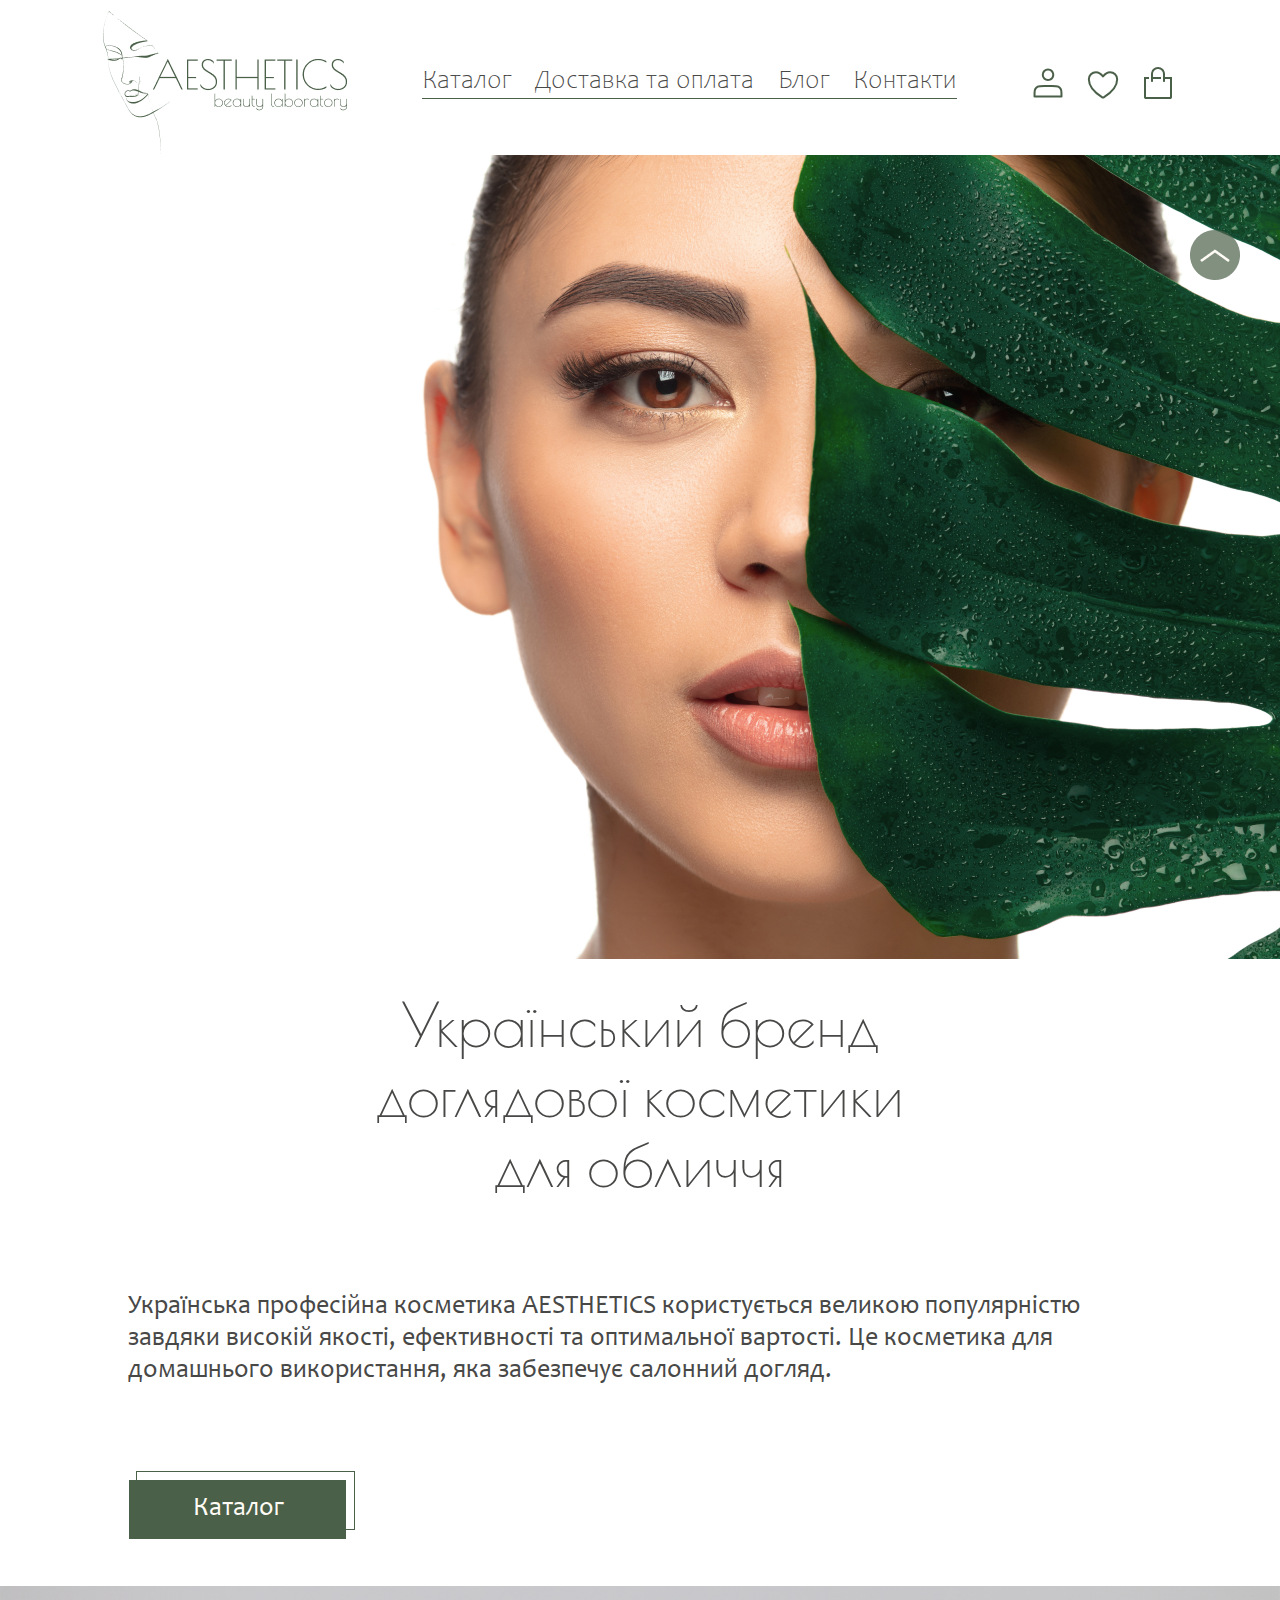
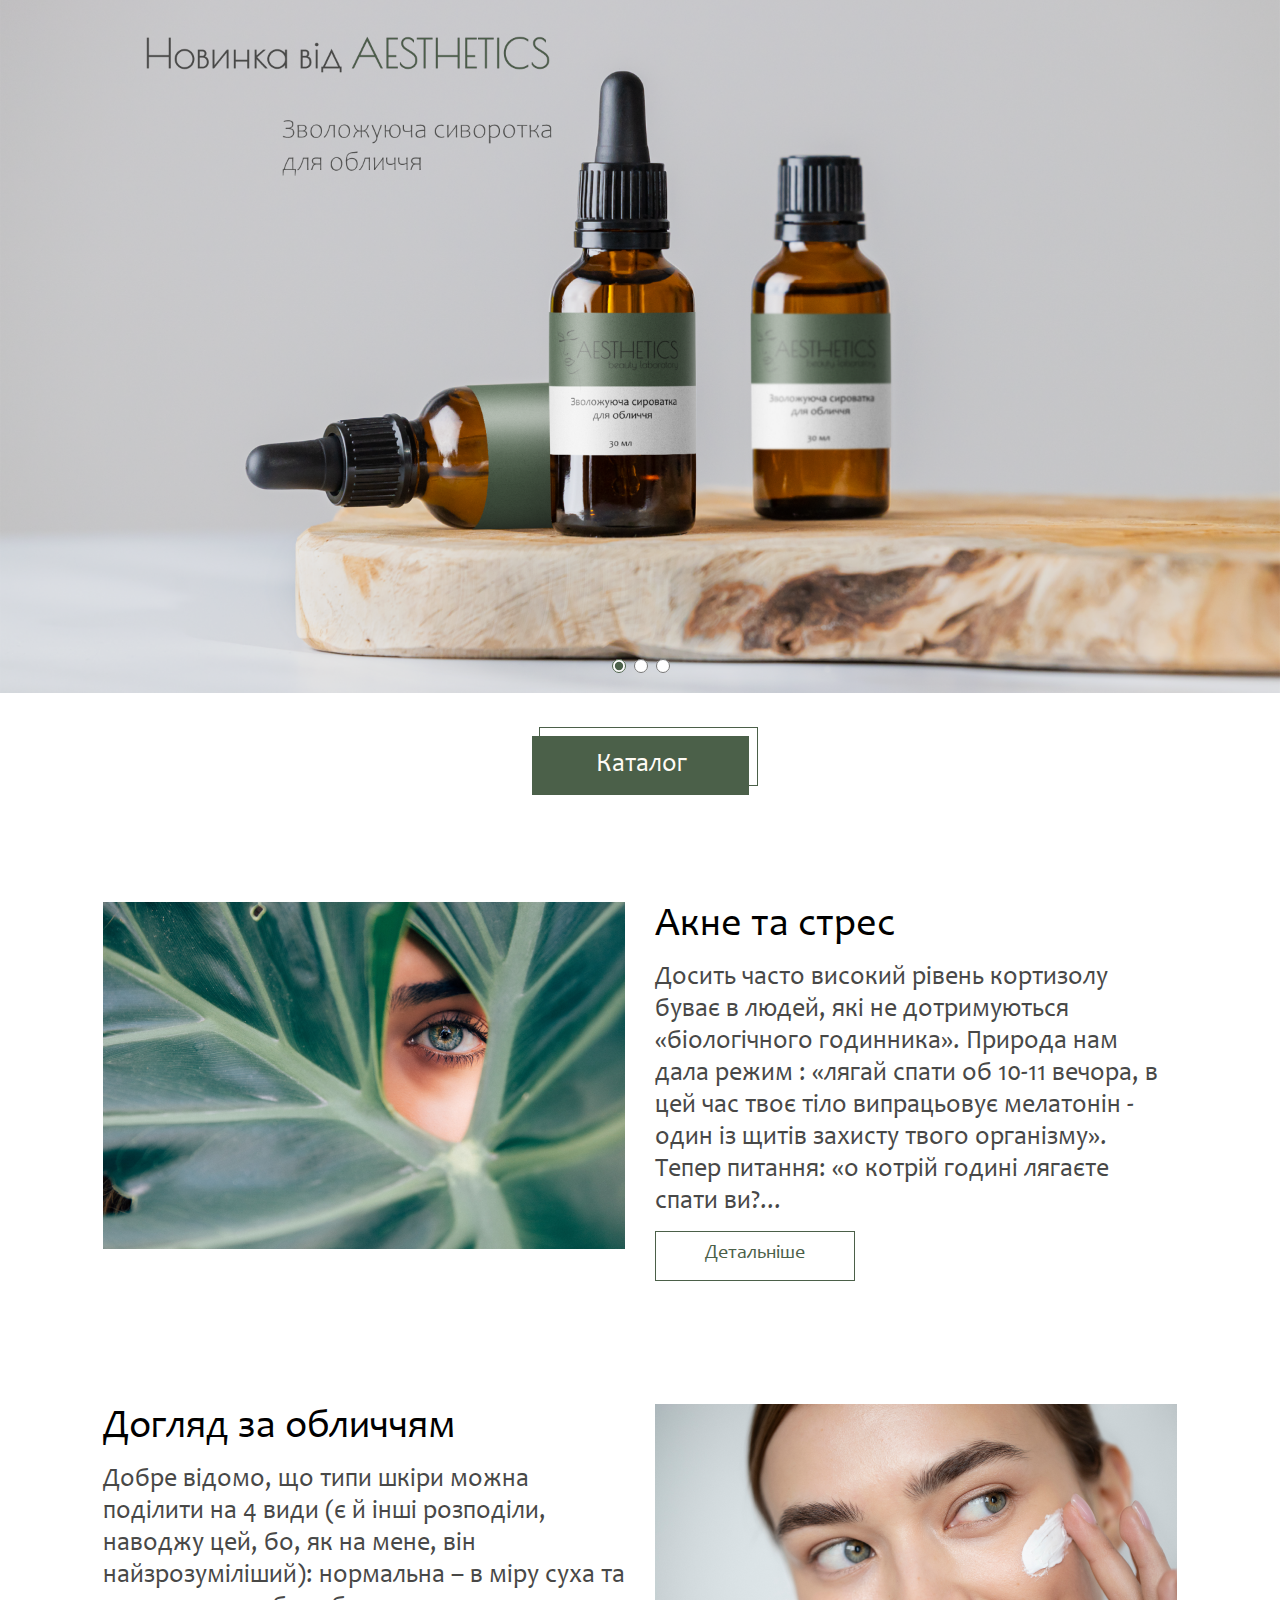
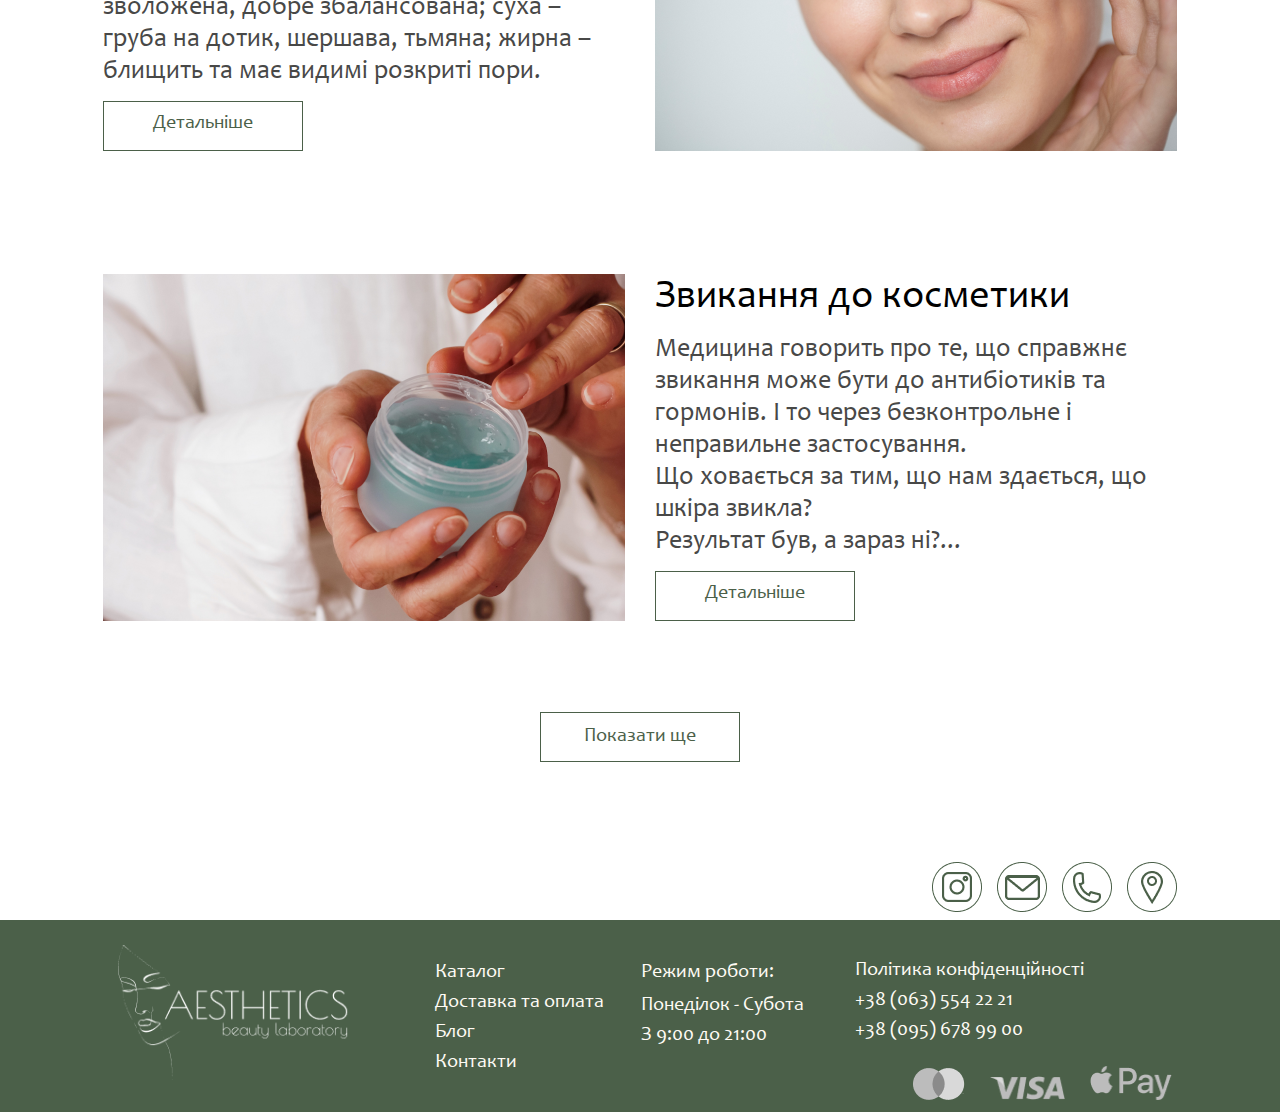
<file: index.html>
<!DOCTYPE html>
<html xmlns="http://www.w3.org/1999/xhtml" lang="uk">
<head>
	<meta http-equiv="Content-Type" content="text/html; charset=utf-8" />
	<meta name="viewport" content="width=device-width; initial-scale=1" />
	<link rel="preconnect" href="https://fonts.googleapis.com">
	<link rel="preconnect" href="https://fonts.gstatic.com" crossorigin>
	<link href="https://fonts.googleapis.com/css2?family=Inter:wght@300&family=Poiret+One&display=swap" rel="stylesheet">
	<link rel="stylesheet" href="css/all.css" type="text/css"/>
	<link rel="stylesheet" href="css/fonts.css" type="text/css"/>
	<script src="https://code.jquery.com/jquery-3.6.3.min.js" integrity="sha256-pvPw+upLPUjgMXY0G+8O0xUf+/Im1MZjXxxgOcBQBXU=" crossorigin="anonymous"></script>
	<script src="./js/jquery-3.6.2.min.js"></script>
	<script src="./js/main.js"></script>
	<title>AESTHETICS</title>
</head>
<body>
	<div class="wrapper">
		<header>
			<div class="layout">
				<h1 class="hidden">Домашня сторінка- Aesthetics</h1>
				<a href="./index.html" target="_blank" rel="noopener noreferrer">
					<img src="./images/logo_2.png" alt="logo" class="header-logo">
				</a>
				<nav>
					<ul class="nav-menu">
						<li>
							<a href="./catalogue.html" target="_blank" rel="noopener noreferrer">Каталог</a>
						</li>
						<li>
							<a href="./delivery_payment.html" target="_blank" rel="noopener noreferrer">Доставка та оплата</a>
						</li>
						<li>
							<a href="./blog/acne_stress.html" target="_blank" rel="noopener noreferrer">Блог</a>
						</li>
						<li>
							<a href="./contacts.html" target="_blank" rel="noopener noreferrer">Контакти</a>
						</li>
					</ul>
				</nav>
				<ul class="user-utilities">
					<li class="nav-cabinet">
						<a href="./personal_cabinet.html" target="_blank" rel="noopener noreferrer">
						</a>
					</li>
					<li class="nav-favorite">
						<a href="./personal_cabinet.html#wish-list" class="wishlist-link" target="_blank" rel="noopener noreferrer">
						</a>
					</li>
					<li class="nav-basket">
						<a href="./basket.html" target="_blank" rel="noopener noreferrer">
						</a>
					</li>
					<li class="burger-menu">
						<button class="burger-btn"><img src="./images/burger-btn.png" alt="burger menu button"></button>
						<ul class="menu">
							<li>
								<a href="./catalogue.html" target="_blank" rel="noopener noreferrer">Каталог</a>
							</li>
							<li>
								<a href="./delivery_payment.html" target="_blank" rel="noopener noreferrer">Доставка та оплата</a>
							</li>
							<li>
								<a href="./blog/acne_stress.html" target="_blank" rel="noopener noreferrer">Блог</a>
							</li>
							<li>
								<a href="./contacts.html" target="_blank" rel="noopener noreferrer">Контакти</a>
							</li>
						</ul>
					</li>
				</ul>
			</div>
		</header>
		<main>
			<div id="content">
				<section class="first-view">
					<div class="img-holder">
						<img src="./images/woman_palm_leave.png" alt="woman hidding after palm tree leave">
					</div>
					<div class="text-layout">
						<div class="text">
							<h2>
								Український бренд
								<br> доглядової косметики
								<br> для обличчя
							</h2>
							<p>
								Українська професійна косметика AESTHETICS користується великою популярністю завдяки високій якості, ефективності та оптимальної вартості. Це косметика для домашнього використання, яка забезпечує салонний догляд.
							</p>
							<div class="catalogue-btn-container">
								<a href="./catalogue.html" target="_blank" rel="noopener noreferrer nofollow">Каталог</a>
							</div>
						</div>
					</div>
				</section>
				<section class="novelty">
					<h2 class="hidden">Банери</h2>
					<div class="img-holder">
						<img src="./images/hero_banner.png" alt="Serum Bottles" class="slide1" id="slide1">
						<img src="./images/hero_banner_5.png" alt="Serum Bottles" class="slide2" id="slide2">
						<img src="./images/hero_banner_7.png" alt="Serum Bottles" class="slide3" id="slide3">
						<!-- <h2 class="novelty-title">Новинка від AESTHETICS</h2>
						<p class="novelty-text">Зволожуюча сиворотка для обличчя</p> -->
					</div>
					<div class="radio-btn">
						<form action="index.html" method="post" id="slider-form" onclick = 'showSlides(event)'>
							<input type="radio" id="newProductRadioBtn1" name="newProduct" checked="checked">
							<input type="radio" id="newProductRadioBtn2" name="newProduct">
							<input type="radio" id="newProductRadioBtn3" name="newProduct">
						</form>
					</div>
					<div class="catalogue-btn-container">
						<a href="./catalogue.html" target="_blank" rel="noopener noreferrer nofollow">Каталог</a>
					</div>
				</section>
				<section class="main-blog">
					<div class="layout">
						<h2 class="hidden">Блог прев'ю</h2>
						<ul>
							<li class="acne-stress" id="blog-1">
								<div class="img-holder">
									<img src="./images/acne_stress.png" alt="Eye and palm leave">
								</div>
								<div class="text">
									<h3>
										Акне та стрес
									</h3>
									<p>
										Досить часто високий рівень кортизолу буває в людей, які не дотримуються «біологічного годинника». Природа нам дала режим : «лягай спати об 10-11 вечора, в цей час твоє тіло випрацьовує мелатонін -  один із щитів захисту твого організму». Тепер питання: «о котрій годині лягаєте спати ви?...
									</p>
									<img src="./images/acne_stress.png" alt="Eye and palm leave" class="main-blog-mobile">
									<a href="../blog/acne_stress.html" target="_blank" rel="noopener noreferrer nofollow" class="more-details-btn">Детальніше</a>
								</div>
							</li>
							<li class="face-care">
								<div class="text">
									<h3>
										Догляд за обличчям
									</h3>
									<p>
										Добре відомо, що типи шкіри можна поділити на 4 види (є й інші розподіли, наводжу цей, бо, як на мене, він найзрозуміліший): нормальна – в міру суха та зволожена, добре збалансована; суха – груба на дотик, шершава, тьмяна; жирна – блищить та має видимі розкриті пори.
									</p>
									<img src="./images/face_care.png" alt="Woman smears her face with cream" class="main-blog-mobile">
									<a href="./404.html" target="_blank" rel="noopener noreferrer nofollow" class="more-details-btn">Детальніше</a>
								</div>
								<div class="img-holder">
										<img src="./images/face_care.png" alt="Woman smears her face with cream">
								</div>
							</li>
							<li class="cosmetics-addictivity">
								<div class="img-holder">
									<img src="./images/addictivity.png" alt="Cream in hands">
								</div>
								<div class="text">
									<h3>
										Звикання до косметики
									</h3>
									<div class="text-blog-mobile">
										<p>
											Медицина говорить про те, що справжнє звикання може бути до антибіотиків та гормонів. І то через безконтрольне і неправильне застосування.
										</p>
										<p>
											Що ховається за тим, що нам здається, що шкіра звикла?</p>
										<p>
											Результат був, а зараз ні?...
		                </p>
									</div>
									<p class="text-blog-1">
										Медицина говорить про те, що справжнє звикання може бути до антибіотиків та гормонів. І то через безконтрольне і неправильне застосування.
									</p>
									<p class="text-blog-2">
										Що ховається за тим, що нам здається, що шкіра звикла?</p>
									<p class="text-blog-3">
										Результат був, а зараз ні?...
	                </p>
									<img src="./images/addictivity.png" alt="Cream in hands" class="main-blog-mobile">
									<a href="./404.html" target="_blank" rel="noopener noreferrer nofollow" class="more-details-btn">Детальніше</a>
								</div>
							</li>
						</ul>
						<div class="show-more">
							<a href="./blog/acne_stress.html" target="_blank" rel="noopener noreferrer" class="show-more-btn">Показати ще</a>
						</div>
					</div>
				</section>
			</div>
		</main>
		<footer>
			<section class="footer-quick-contacts">
				<div class="layout">
					<h2 class="hidden">
						Швидкі контакти
					</h2>
					<ul>
						<li class="footer-instagram">
							<a href="#" target="_blank" rel="noopener noreferrer">
							</a>
						</li>
						<li class="footer-email">
							<a href="#" target="_blank" rel="noopener noreferrer">
							</a>
						</li>
						<li class="footer-phone">
							<a href="#" target="_blank" rel="noopener noreferrer">
							</a>
						</li>
						<li class="footer-location">
							<a href="#" target="_blank" rel="noopener noreferrer">
							</a>
						</li>
					</ul>
				</div>
			</section>
			<section class="footer-main">
				<div class="layout">
					<h2 class="hidden">
						Додаткова інформація
					</h2>
					<div class="footer-logo">
						<a href="./index.html" target="_blank" rel="noopener noreferrer">
						<img src="./images/logo_3.png" alt="logo" width="232">
						</a>
					</div>
					<div class="footer-nav">
						<ul>
							<li>
								<a href="./catalogue.html" target="_blank" rel="noopener noreferrer">
									Каталог
								</a>
							</li>
							<li>
								<a href="./delivery_payment.html" target="_blank" rel="noopener noreferrer">
									Доставка та оплата
								</a>
							</li>
							<li>
								<a href="./blog/acne_stress.html" target="_blank" rel="noopener noreferrer">Блог</a>
							</li>
							<li>
								<a href="./contacts.html" target="_blank" rel="noopener noreferrer">
									Контакти
								</a>
							</li>
						</ul>
					</div>
					<div class="working-hours">
						<h3>
							Режим роботи:
						</h3>
						<ul>
							<li>
								Понеділок - Субота
							</li>
							<li>
								З 9:00 до 21:00
							</li>
						</ul>
					</div>
					<div class="footer-last">
						<ul class="footer-contacts">
								<li>
									<a href="#">Політика конфіденційності</a>
								</li>
								<li>
									<a href="tel:+380635542221">+38 (063) 554 22 21</a>
								</li>
								<li>
									<a href="tel:+380956789900">+38 (095) 678 99 00</a>
								</li>
						</ul>
						<div class="footer-contacts-mobile">
							<a href="#">Політика конфіденційності</a>
							<div>
								<a href="tel:+380635542221">+38 (063) 554 22 21</a>
								<br>
								<a href="tel:+380956789900">+38 (095) 678 99 00</a>
							</div>
						</div>
						<div class="payment-methods">
							<ul>
								<li class="mastercard">
								</li>
								<li class="visa">
								</li>
								<li class="apay">
								</li>
							</ul>
						</div>
					</div>
				</div>
			</section>
			<a href="#" class="main-scroll" id="main-scroll" style="visibility: visible;">
				<img src="./images/round_scroll.png" alt="Scroll up">
			</a>
		</footer>
	</div>
</body>
</html>
</file>
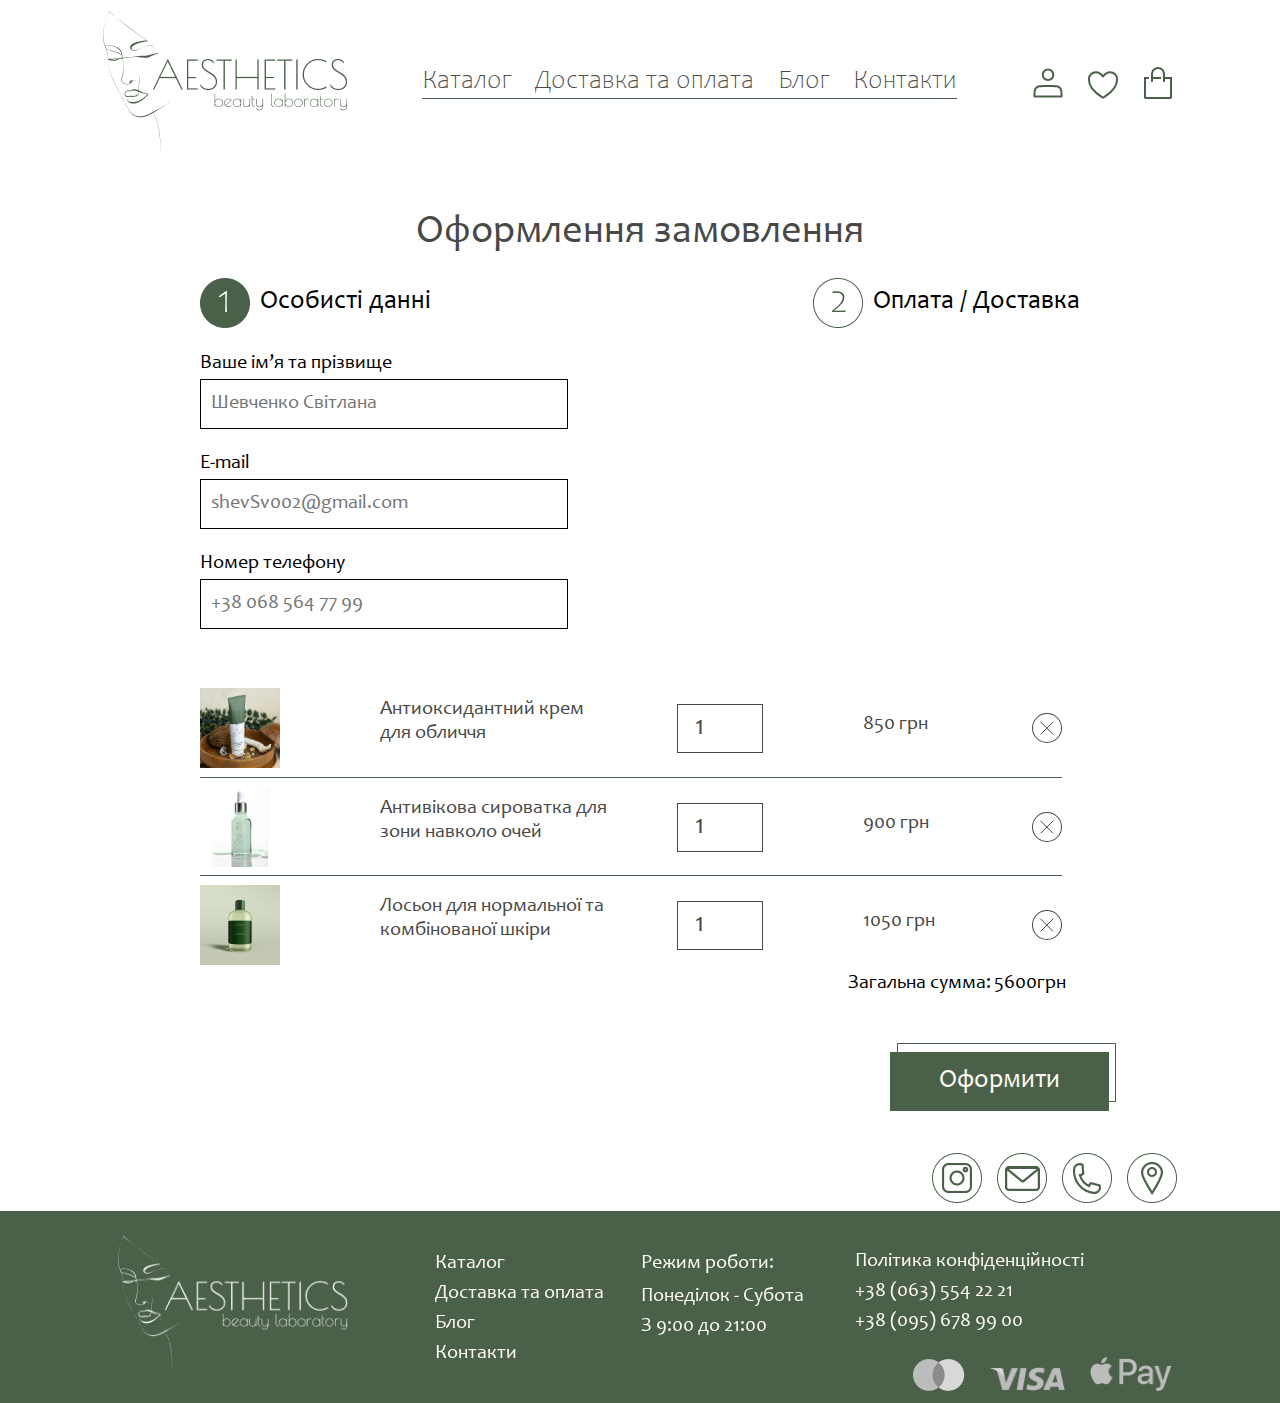
<file: basket.html>
<!DOCTYPE html>
<html xmlns="http://www.w3.org/1999/xhtml" lang="uk">
<head>
	<meta http-equiv="Content-Type" content="text/html; charset=utf-8" />
	<meta name="viewport" content="width=device-width; initial-scale=1" />
	<link rel="preconnect" href="https://fonts.googleapis.com">
	<link rel="preconnect" href="https://fonts.gstatic.com" crossorigin>
	<link href="https://fonts.googleapis.com/css2?family=Inter:wght@300&family=Poiret+One&display=swap" rel="stylesheet">
	<link rel="stylesheet" href="./css/all.css" type="text/css"/>
	<link rel="stylesheet" href="./css/fonts.css" type="text/css"/>
	<script src="https://cdnjs.cloudflare.com/ajax/libs/jquery/3.6.2/jquery.min.js" integrity="sha512-tWHlutFnuG0C6nQRlpvrEhE4QpkG1nn2MOUMWmUeRePl4e3Aki0VB6W1v3oLjFtd0hVOtRQ9PHpSfN6u6/QXkQ==" crossorigin="anonymous" referrerpolicy="no-referrer"></script>
	<script src="https://code.jquery.com/jquery-3.6.3.min.js" integrity="sha256-pvPw+upLPUjgMXY0G+8O0xUf+/Im1MZjXxxgOcBQBXU=" crossorigin="anonymous"></script>
	<script src="./js/jquery-3.6.2.min.js"></script>
	<script src="./js/main.js"></script>
	<title>My order-AESTHETICS</title>
</head>
<body>
	<div class="wrapper">
		<header>
			<div class="layout">
				<h1 class="hidden">Замовлення- Aesthetics</h1>
				<a href="./index.html" target="_blank" rel="noopener noreferrer">
					<img src="./images/logo_2.png" alt="logo" class="header-logo">
				</a>
				<nav>
					<ul class="nav-menu">
						<li>
							<a href="./catalogue.html" target="_blank" rel="noopener noreferrer">Каталог</a>
						</li>
						<li>
							<a href="./delivery_payment.html" target="_blank" rel="noopener noreferrer">Доставка та оплата</a>
						</li>
						<li>
							<a href="./blog/acne_stress.html" target="_blank" rel="noopener noreferrer">Блог</a>
						</li>
						<li>
							<a href="./contacts.html" target="_blank" rel="noopener noreferrer">Контакти</a>
						</li>
					</ul>
				</nav>
				<ul class="user-utilities">
					<li class="nav-cabinet">
						<a href="./personal_cabinet.html" target="_blank" rel="noopener noreferrer">
						</a>
					</li>
					<li class="nav-favorite">
						<a href="./personal_cabinet.html#wish-list" target="_blank" rel="noopener noreferrer">
						</a>
					</li>
					<li class="nav-basket">
						<a href="./basket.html" target="_blank" rel="noopener noreferrer">
						</a>
					</li>
					<li class="burger-menu">
						<button class="burger-btn"><img src="./images/burger-btn.png" alt="burger menu button"></button>
						<ul class="menu">
							<li>
								<a href="./catalogue.html" target="_blank" rel="noopener noreferrer">Каталог</a>
							</li>
							<li>
								<a href="./delivery_payment.html" target="_blank" rel="noopener noreferrer">Доставка та оплата</a>
							</li>
							<li>
								<a href="./blog/acne_stress.html" target="_blank" rel="noopener noreferrer">Блог</a>
							</li>
							<li>
								<a href="./contacts.html" target="_blank" rel="noopener noreferrer">Контакти</a>
							</li>
						</ul>
					</li>
				</ul>
			</div>
		</header>
		<main>
			<div class="basket" id="basket">
				<h1>Оформлення замовлення</h1>
				<section class="basket-info">
					<h2 class="hidden">Замовлення</h2>
					<input type="radio" name="basket-tab" id="one" class="order-radio" checked>
					<label for="one" class="label-one">Особисті данні</label>
					<input type="radio" name="basket-tab" id="two" class="order-radio">
					<label for="two" class="label-two">Оплата / Доставка</label>
					<div class="content one">
						<form class="#" action="index.html" method="post">
							<div class="field">
								<label for="name">Ваше ім’я та прізвище</label>
								<input type="text" name="name" id="name" placeholder="Шевченко Світлана" autofocus autocomplete="on" required>
							</div>
							<div class="field">
								<label for="email">E-mail</label>
								<input type="email" name="email" id="email" placeholder="shevSv002@gmail.com" autocomplete="on" required>
							</div>
							<div class="field">
								<label for="tel">Номер телефону</label>
								<input type="tel" name="tel" id="tel" placeholder="+38 068 564 77 99" autocomplete="on" required>
							</div>
						</form>
					</div>
					<div class="content two">
						<div class="tab-payment-delivery">
							<div class="delivery-payment-method">
								<div class="delivery-method">
									<h3>Оберіть спосіб доставки:</h3>
									<form class="way-delivery" action="index.html" method="post">
										<div>
											<input type="radio" class="custom-radio" name="delivery" id="delivery-np">
											<label for="delivery-np">Нова пошта</label>
										</div>
										<div>
											<input type="radio" class="custom-radio" name="delivery" id="delivery-courier" checked>
											<label for="delivery-courier">Доставка кур’єром (безкоштовно від 2000 грн)</label>
										</div>
									</form>
								</div>
								<div class="payment-method">
									<h3>Оберіть спосіб оплати:</h3>
									<form class="way-payment" action="index.html" method="post">
										<div>
											<input type="radio" class="custom-radio" name="payment" id="pay-cash" value="Оплата при отриманні" checked>
											<label for="pay-cash">Оплата при отриманні</label>
										</div>
										<div>
											<input type="radio" class="custom-radio" name="payment" id="pay-bank" value="Банківською картою">
											<label for="pay-bank">Банківською картою</label>
										</div>
									</form>
								</div>
							</div>
							<div class="address">
								<h3>Оберіть адресу доставки:</h3>
								<form class="delivery-address" action="index.html" method="post">
									<div>
										<input type="radio" class="custom-radio" name="address" id="address-one" checked>
										<label for="address-one">Шевченко Світлана
										</label>
										<label for="address-one">Місто КиЇв</label>
										<label for="address-one">Градинська 11б, 85</label>
										<label for="address-one">+38 068 564 77 99</label>
									</div>
									<div>
										<input type="radio" class="custom-radio" name="address" id="address-two">
										<label for="address-two">Шевченко Світлана</label>
										<label for="address-two">Місто Харків</label>
										<label for="address-two">Трінклера 18, 65</label>
										<label for="address-two">+38 068 564 77 99</label>
									</div>
								</form>
							</div>
						</div>
					</div>
				</section>
				<section class="basket-items">
					<h2 class="hidden">Перелік товарів</h2>
					<ul class="scrollbar" id="wish-list">
						<li>
							<div class="img-holder">
								<img src="./images/catalogue_antiox_cream.png" alt="Antioxidant face cream">
							</div>
							<h3>
								Антиоксидантний крем для обличчя
							</h3>
							<input type="number" class="basket-quantity" name="quantity" min="1" max="10" value="1">
							<div class="mob-basket">
								<input type="number" class= "basket-quantity-mob" name="quantity" min="1" max="10" value="1">
								<button type="button" class="remove-btn-mob" aria-label="Remove item from cart"></button>
							</div>
							<p>
								850 грн
							</p>
							<button type="button" class="remove-btn" aria-label="Remove item from cart"></button>
						</li>
						<li>
							<div class="img-holder">
								<img src="./images/catalogue_antiage_serum_night.png" alt="Antiage serum for eyes zone">
							</div>
							<h3>
								Антивікова сироватка для зони навколо очей
							</h3>
							<input type="number" class="basket-quantity" name="quantity" min="1" max="10" value="1">
							<div class="mob-basket">
								<input type="number" class= "basket-quantity-mob" name="quantity" min="1" max="10" value="1">
								<button type="button" class="remove-btn-mob" aria-label="Remove item from cart"></button>
							</div>								
							<p>
								900 грн
							</p>
							<button type="button" class="remove-btn" aria-label="Remove item from cart"></button>
						</li>
						<li>
							<div class="img-holder">
								<img src="./images/catalogue_lotion_norm_comb.png" alt="Lotion for normal and combinated skin types">
							</div>
							<h3>
								Лосьон для нормальної та комбінованої шкіри
							</h3>
							<input type="number" class="basket-quantity" name="quantity" min="1" max="10" value="1">
							<div class="mob-basket">
								<input type="number" class= "basket-quantity-mob" name="quantity" min="1" max="10" value="1">
								<button type="button" class="remove-btn-mob" aria-label="Remove item from cart"></button>
							</div>								
							<p>
								1050 грн
							</p>
							<button type="button" class="remove-btn" aria-label="Remove item from cart"></button>
						</li>
						<li>
							<div class="img-holder">
								<img src="./images/catalogue_antiox_cream.png" alt="Antioxidant face cream">
							</div>
							<h3>
								Антиоксидантний крем для обличчя
							</h3>
							<input type="number" class="basket-quantity" name="quantity" min="1" max="10" value="1">
							<div class="mob-basket">
								<input type="number" class= "basket-quantity-mob" name="quantity" min="1" max="10" value="1">
								<button type="button" class="remove-btn-mob" aria-label="Remove item from cart"></button>
							</div>								
							<p>
								850 грн
							</p>
							<button type="button" class="remove-btn" aria-label="Remove item from cart"></button>
						</li>
						<li>
							<div class="img-holder">
								<img src="./images/catalogue_antiage_serum_night.png" alt="Antiage serum for eyes zone">
							</div>
							<h3>
								Антивікова сироватка для зони навколо очей
							</h3>
							<input type="number" class="basket-quantity" name="quantity" min="1" max="10" value="1">
							<div class="mob-basket">
								<input type="number" class= "basket-quantity-mob" name="quantity" min="1" max="10" value="1">
								<button type="button" class="remove-btn-mob" aria-label="Remove item from cart"></button>
							</div>								
							<p>
								900 грн
							</p>
							<button type="button" class="remove-btn" aria-label="Remove item from cart"></button>
						</li>
						<li>
							<div class="img-holder">
								<img src="./images/catalogue_lotion_norm_comb.png" alt="Lotion for normal and combinated skin types">
							</div>
							<h3>
								Лосьон для нормальної та комбінованої шкіри
							</h3>
							<input type="number" class="basket-quantity" name="quantity" min="1" max="10" value="1">
							<div class="mob-basket">
								<input type="number" class= "basket-quantity-mob" name="quantity" min="1" max="10" value="1">
								<button type="button" class="remove-btn-mob" aria-label="Remove item from cart"></button>
							</div>								
							<p>
								900 грн
							</p>
							<button type="button" class="remove-btn" aria-label="Remove item from cart"></button>
						</li>
					</ul>
					<p class="total">
						Загальна сумма: <span> 5600</span> грн
					</p>
					<div class="tobasket-btn-container">
						<button type="button" name="button" id="order-button">Оформити</button>
					</div>
				</section>
				<section class="basket-info-mob">
					<div class="one">
						<h2>Особисті дані</h2>
						<form class="#" action="index.html" method="post">
							<div class="field">
								<label for="name-mob">Ваше ім’я та прізвище</label>
								<input type="text" name="name" id="name-mob" placeholder="Шевченко Світлана" autocomplete="on" required>
							</div>
							<div class="field">
								<label for="email-mob">E-mail</label>
								<input type="email" name="email" id="email-mob" placeholder="shevSv002@gmail.com" autocomplete="on" required>
							</div>
							<div class="field">
								<label for="tel-mob">Номер телефону</label>
								<input type="tel" name="tel" id="tel-mob" placeholder="+38 068 564 77 99" autocomplete="on" required>
							</div>
						</form>
					</div>
					<div class="two">
						<h2>Оплата / Доставка</h2>
						<div class="delivery-payment-method">
							<div class="delivery-method">
								<h3>Оберіть спосіб доставки:</h3>
								<form class="way-delivery" action="index.html" method="post">
									<div>
										<input type="radio" class="custom-radio" name="delivery" id="delivery-np-mob">
										<label for="delivery-np-mob">Нова пошта</label>
									</div>
									<div>
										<input type="radio" class="custom-radio" name="delivery" id="delivery-courier-mob" checked>
										<label for="delivery-courier-mob">Доставка кур’єром (безкоштовно від 2000 грн)</label>
									</div>
								</form>
							</div>
							<div class="payment-method">
								<h3>Оберіть спосіб оплати:</h3>
								<form class="way-payment" action="index.html" method="post">
									<div>
										<input type="radio" class="custom-radio" name="payment" id="pay-cash-mob" value="Оплата при отриманні" checked>
										<label for="pay-cash-mob">Оплата при отриманні</label>
									</div>
									<div>
										<input type="radio" class="custom-radio" name="payment" id="pay-bank-mob" value="Банківською картою">
										<label for="pay-bank-mob">Банківською картою</label>
									</div>
								</form>
							</div>
						</div>
						<div class="address">
							<h3>Оберіть адресу доставки:</h3>
							<form class="delivery-address" action="index.html" method="post">
								<div>
									<input type="radio" class="custom-radio" name="address" id="address-one-mob" checked>
									<label for="address-one-mob">Шевченко Світлана
									</label>
									<label for="address-one-mob">Місто КиЇв</label>
									<label for="address-one-mob">Градинська 11б, 85</label>
									<label for="address-one-mob">+38 068 564 77 99</label>
								</div>
								<div>
									<input type="radio" class="custom-radio" name="address" id="address-two-mob">
									<label for="address-two-mob">Шевченко Світлана</label>
									<label for="address-two-mob">Місто Харків</label>
									<label for="address-two-mob">Трінклера 18, 65</label>
									<label for="address-two-mob">+38 068 564 77 99</label>
								</div>
							</form>
						</div>
					</div>
				</section>
				<div class="tobasket-btn-container">
					<button type="button" id="order-button-mob">Оформити</button>
				</div>
			</div>
		</main>
		<footer>
			<section class="footer-quick-contacts">
				<div class="layout">
					<h2 class="hidden">
						Швидкі контакти
					</h2>
					<ul>
						<li class="footer-instagram">
							<a href="#" target="_blank" rel="noopener noreferrer">
							</a>
						</li>
						<li class="footer-email">
							<a href="#" target="_blank" rel="noopener noreferrer">
							</a>
						</li>
						<li class="footer-phone">
							<a href="#" target="_blank" rel="noopener noreferrer">
							</a>
						</li>
						<li class="footer-location">
							<a href="#" target="_blank" rel="noopener noreferrer">
							</a>
						</li>
					</ul>
				</div>
			</section>
			<section class="footer-main">
				<div class="layout">
					<h2 class="hidden">
						Додаткова інформація
					</h2>
					<div class="footer-logo">
						<a href="./index.html" target="_blank" rel="noopener noreferrer">
						<img src="./images/logo_3.png" alt="logo" width="232">
						</a>
					</div>
					<div class="footer-nav">
						<ul>
							<li>
								<a href="./catalogue.html" target="_blank" rel="noopener noreferrer">
									Каталог
								</a>
							</li>
							<li>
								<a href="./delivery_payment.html" target="_blank" rel="noopener noreferrer">
									Доставка та оплата
								</a>
							</li>
							<li>
								<a href="./blog/acne_stress.html" target="_blank" rel="noopener noreferrer">Блог</a>
							</li>
							<li>
								<a href="./contacts.html" target="_blank" rel="noopener noreferrer">
									Контакти
								</a>
							</li>
						</ul>
					</div>
					<div class="working-hours">
						<h3>
							Режим роботи:
						</h3>
						<ul>
							<li>
								Понеділок - Субота
							</li>
							<li>
								З 9:00 до 21:00
							</li>
						</ul>
					</div>
					<div class="footer-last">
						<ul class="footer-contacts">
								<li>
									<a href="#">Політика конфіденційності</a>
								</li>
								<li>
									<a href="tel:+380635542221">+38 (063) 554 22 21</a>
								</li>
								<li>
									<a href="tel:+380956789900">+38 (095) 678 99 00</a>
								</li>
						</ul>
						<div class="footer-contacts-mobile">
							<a href="#">Політика конфіденційності</a>
							<div>
								<a href="tel:+380635542221">+38 (063) 554 22 21</a>
								<br>
								<a href="tel:+380956789900">+38 (095) 678 99 00</a>
							</div>
						</div>
						<div class="payment-methods">
							<ul>
								<li class="mastercard">
								</li>
								<li class="visa">
								</li>
								<li class="apay">
								</li>
							</ul>
						</div>
					</div>
				</div>
			</section>
		</footer>
	</div>
</body>
</html>
</file>
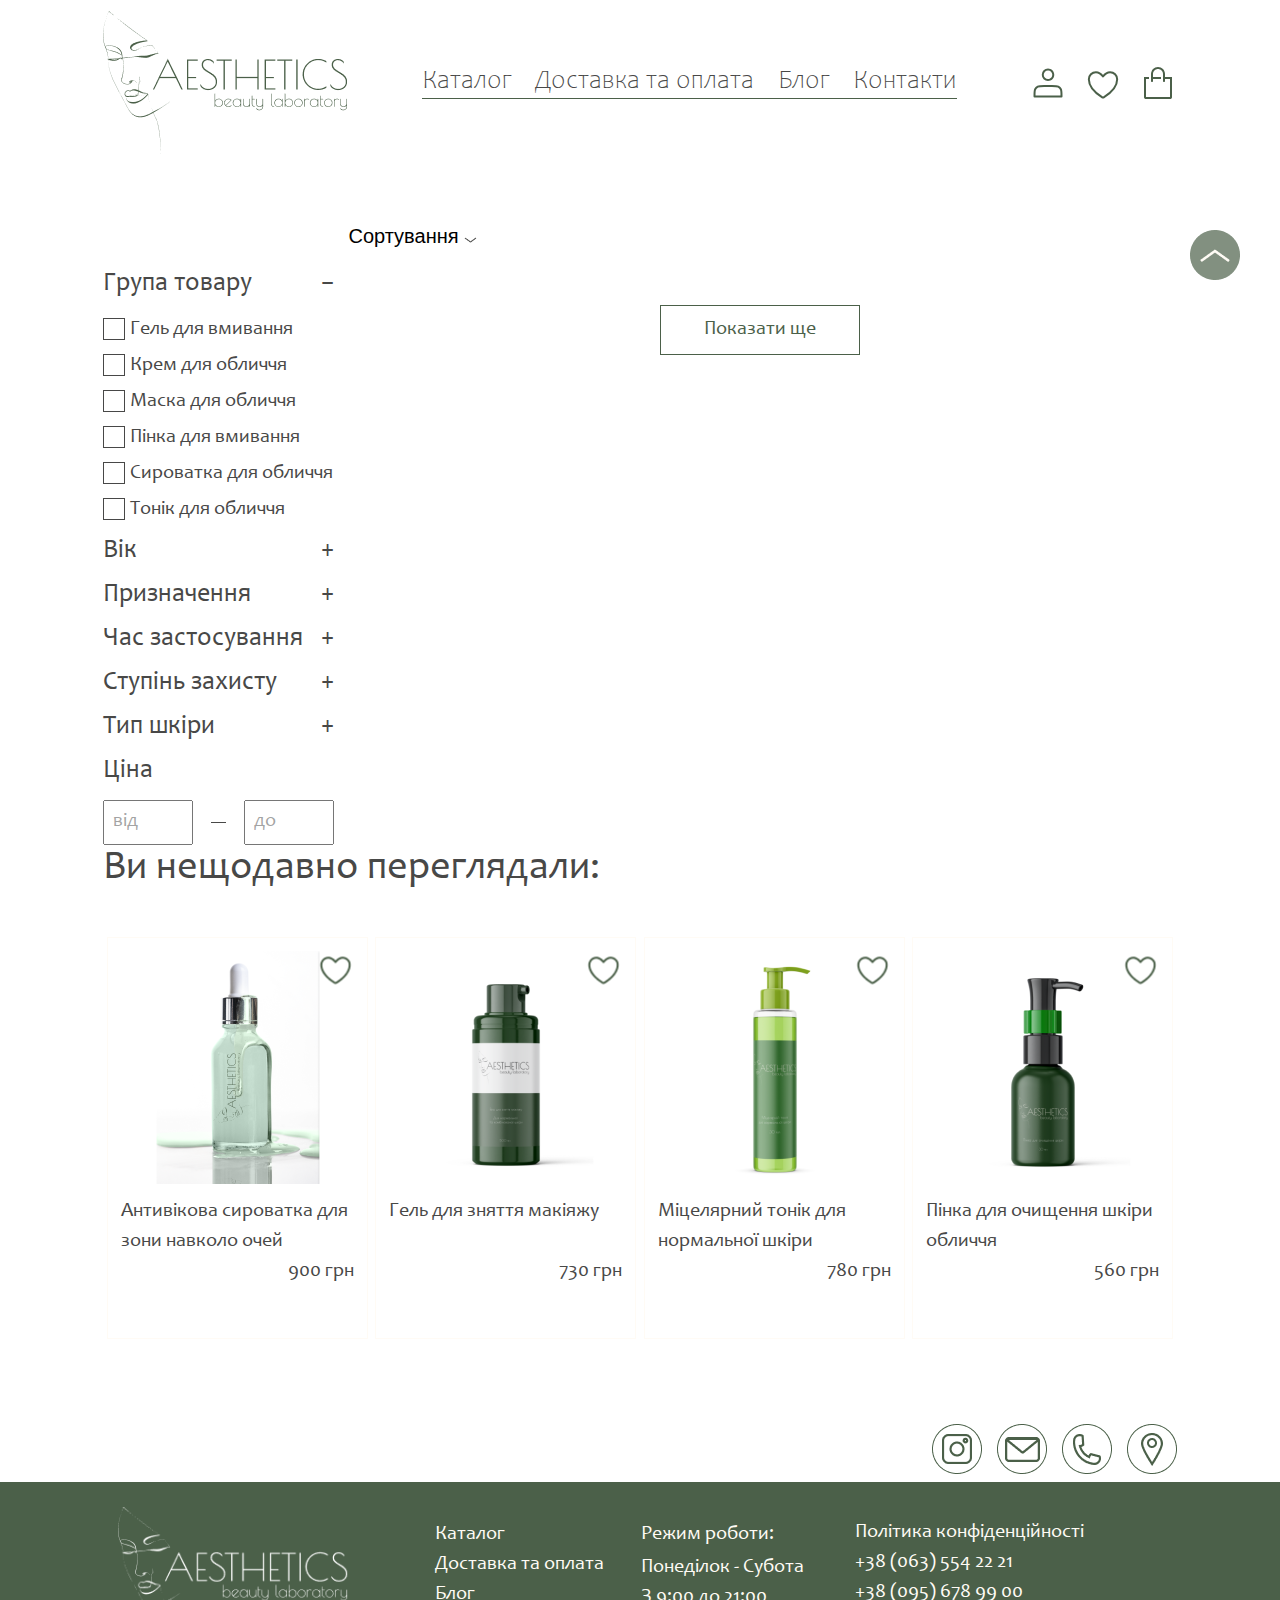
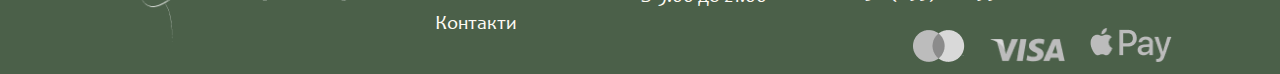
<file: catalogue.html>
<!DOCTYPE html>
<html xmlns="http://www.w3.org/1999/xhtml" lang="uk">
<head>
	<meta http-equiv="Content-Type" content="text/html; charset=utf-8" />
	<meta name="viewport" content="width=device-width; initial-scale=1" />
	<link rel="preconnect" href="https://fonts.googleapis.com">
	<link rel="preconnect" href="https://fonts.gstatic.com" crossorigin>
	<link href="https://fonts.googleapis.com/css2?family=Inter:wght@300&family=Poiret+One&display=swap" rel="stylesheet">
	<link rel="stylesheet" href="css/all.css" type="text/css"/>
	<link rel="stylesheet" href="css/fonts.css" type="text/css"/>
	<script src="https://code.jquery.com/jquery-3.6.3.min.js" integrity="sha256-pvPw+upLPUjgMXY0G+8O0xUf+/Im1MZjXxxgOcBQBXU=" crossorigin="anonymous"></script>
	<script src="./js/jquery-3.6.2.min.js"></script>
	<script src="./js/main.js"></script>
	<title>Catalogue-AESTHETICS</title>
</head>
<body>
	<div class="wrapper">
		<header>
			<div class="layout">
				<h1 class="hidden">Каталог- Aesthetics</h1>
				<a href="./index.html" target="_blank" rel="noopener noreferrer">
					<img src="./images/logo_2.png" alt="logo" class="header-logo">
				</a>
				<nav>
					<ul class="nav-menu">
						<li>
							<a href="./catalogue.html" target="_blank" rel="noopener noreferrer">Каталог</a>
						</li>
						<li>
							<a href="./delivery_payment.html" target="_blank" rel="noopener noreferrer">Доставка та оплата</a>
						</li>
						<li>
							<a href="./blog/acne_stress.html" target="_blank" rel="noopener noreferrer">Блог</a>
						</li>
						<li>
							<a href="./contacts.html" target="_blank" rel="noopener noreferrer">Контакти</a>
						</li>
					</ul>
				</nav>
				<ul class="user-utilities">
					<li class="nav-cabinet">
						<a href="./personal_cabinet.html" target="_blank" rel="noopener noreferrer">
						</a>
					</li>
					<li class="nav-favorite">
						<a href="./personal_cabinet.html#wish-list" target="_blank" rel="noopener noreferrer">
						</a>
					</li>
					<li class="nav-basket">
						<a href="./basket.html" target="_blank" rel="noopener noreferrer">
						</a>
					</li>
					<li class="burger-menu">
						<button class="burger-btn"><img src="./images/burger-btn.png" alt="burger menu button"></button>
						<ul class="menu">
							<li>
								<a href="./catalogue.html" target="_blank" rel="noopener noreferrer">Каталог</a>
							</li>
							<li>
								<a href="./delivery_payment.html" target="_blank" rel="noopener noreferrer">Доставка та оплата</a>
							</li>
							<li>
								<a href="./blog/acne_stress.html" target="_blank" rel="noopener noreferrer">Блог</a>
							</li>
							<li>
								<a href="./contacts.html" target="_blank" rel="noopener noreferrer">Контакти</a>
							</li>
						</ul>
					</li>
				</ul>
			</div>
		</header>
		<main>
			<div class="catalogue layout">
				<h2 class="hidden">Каталог</h2>
				<aside>
					<h3 class="hidden">Фільтри каталогу</h3>
					<ul>
						<li>
							<input type="checkbox" id="filter-name-1" class="filter-input" name="filter" checked/>
							<label for="filter-name-1" class="accordion accordion-group">Група товару</label>
							<ul class="panel">
								<li>
									<input type="checkbox" name="#" value="#" id="panel-1" class="custom-radio">
									<label for="panel-1">Гель для вмивання</label>
								</li>
								<li>
									<input type="checkbox" name="#" value="#" id="panel-2" class="custom-radio">
									<label for="panel-2">Крем для обличчя</label>
								</li>
								<li>
									<input type="checkbox" name="#" value="#" id="panel-3" class="custom-radio">
									<label for="panel-3">Маска для обличчя</label>
								</li>
								<li>
									<input type="checkbox" name="#" value="#" id="panel-4" class="custom-radio">
									<label for="panel-4">Пінка для вмивання</label>
								</li>
								<li>
									<input type="checkbox" name="#" value="#" id="panel-5" class="custom-radio">
									<label for="panel-5">Сироватка для обличчя</label>
								</li>
								<li>
									<input type="checkbox" name="#" value="#" id="panel-6" class="custom-radio">
									<label for="panel-6">Тонік для обличчя</label>
								</li>
							</ul>
						</li>
						<li>
							<input type="checkbox" id="filter-name-2" class="filter-input" name="filter"/>
							<label for="filter-name-2" class="accordion">Вік</label>
							<ul class="panel">
								<li>
									<input type="checkbox" name="#" value="#" id="panel-7" class="custom-radio">
									<label for="panel-7"></label>
								</li>
								<li>
									<input type="checkbox" name="#" value="#" id="panel-8" class="custom-radio">
									<label for="panel-8"></label>
								</li>
								<li>
									<input type="checkbox" name="#" value="#" id="panel-9" class="custom-radio">
									<label for="panel-9"></label>
								</li>
								<li>
									<input type="checkbox" name="#" value="#" id="panel-10" class="custom-radio">
									<label for="panel-10"></label>
								</li>
								<li>
									<input type="checkbox" name="#" value="#" id="panel-11" class="custom-radio">
									<label for="panel-11"></label>
								</li>
								<li>
									<input type="checkbox" name="#" value="#" id="panel-12" class="custom-radio">
									<label for="panel-12"></label>
								</li>
							</ul>
						</li>
						<li>
							<input type="checkbox" id="filter-name-3" class="filter-input" name="filter"/>
							<label for="filter-name-3" class="accordion">Призначення</label>
							<ul class="panel">
								<li>
									<input type="checkbox" name="#" value="#" id="panel-13" class="custom-radio">
									<label for="panel-13"></label>
								</li>
								<li>
									<input type="checkbox" name="#" value="#" id="panel-14" class="custom-radio">
									<label for="panel-14"></label>
								</li>
								<li>
									<input type="checkbox" name="#" value="#" id="panel-15" class="custom-radio">
									<label for="panel-15"></label>
								</li>
								<li>
									<input type="checkbox" name="#" value="#" id="panel-16" class="custom-radio">
									<label for="panel-16"></label>
								</li>
								<li>
									<input type="checkbox" name="#" value="#" id="panel-17" class="custom-radio">
									<label for="panel-17"></label>
								</li>
								<li>
									<input type="checkbox" name="#" value="#" id="panel-18" class="custom-radio">
									<label for="panel-18"></label>
								</li>
							</ul>
						</li>
						<li>
							<input type="checkbox" id="filter-name-4" class="filter-input" name="filter"/>
							<label for="filter-name-4" class="accordion">Час застосування</label>
							<ul class="panel">
								<li>
									<input type="checkbox" name="#" value="#" id="panel-19" class="custom-radio">
									<label for="panel-19"></label>
								</li>
								<li>
									<input type="checkbox" name="#" value="#" id="panel-20" class="custom-radio">
									<label for="panel-20"></label>
								</li>
								<li>
									<input type="checkbox" name="#" value="#" id="panel-21" class="custom-radio">
									<label for="panel-21"></label>
								</li>
								<li>
									<input type="checkbox" name="#" value="#" id="panel-22" class="custom-radio">
									<label for="panel-22"></label>
								</li>
								<li>
									<input type="checkbox" name="#" value="#" id="panel-23" class="custom-radio">
									<label for="panel-23"></label>
								</li>
								<li>
									<input type="checkbox" name="#" value="#" id="panel-24" class="custom-radio">
									<label for="panel-24"></label>
								</li>
							</ul>
						</li>
						<li>
							<input type="checkbox" id="filter-name-5" class="filter-input" name="filter"/>
							<label for="filter-name-5" class="accordion">Ступінь захисту</label>
							<ul class="panel">
								<li>
									<input type="checkbox" name="#" value="#" id="panel-25" class="custom-radio">
									<label for="panel-25"></label>
								</li>
								<li>
									<input type="checkbox" name="#" value="#" id="panel-26" class="custom-radio">
									<label for="panel-26"></label>
								</li>
								<li>
									<input type="checkbox" name="#" value="#" id="panel-27" class="custom-radio">
									<label for="panel-27"></label>
								</li>
								<li>
									<input type="checkbox" name="#" value="#" id="panel-28" class="custom-radio">
									<label for="panel-28"></label>
								</li>
								<li>
									<input type="checkbox" name="#" value="#" id="panel-29" class="custom-radio">
									<label for="panel-29"></label>
								</li>
								<li>
									<input type="checkbox" name="#" value="#" id="panel-30" class="custom-radio">
									<label for="panel-30"></label>
								</li>
							</ul>
						</li>
						<li>
							<input type="checkbox" id="filter-name-6" class="filter-input" name="filter"/>
							<label for="filter-name-6" class="accordion">Тип шкіри</label>
							<ul class="panel">
								<li>
									<input type="checkbox" name="#" value="#" id="panel-31" class="custom-radio">
									<label for="panel-31"></label>
								</li>
								<li>
									<input type="checkbox" name="#" value="#" id="panel-32" class="custom-radio">
									<label for="panel-32"></label>
								</li>
								<li>
									<input type="checkbox" name="#" value="#" id="panel-33" class="custom-radio">
									<label for="panel-33"></label>
								</li>
								<li>
									<input type="checkbox" name="#" value="#" id="panel-34" class="custom-radio">
									<label for="panel-34"></label>
								</li>
								<li>
									<input type="checkbox" name="#" value="#" id="panel-35" class="custom-radio">
									<label for="panel-35"></label>
								</li>
								<li>
									<input type="checkbox" name="#" value="#" id="panel-36" class="custom-radio">
									<label for="panel-36"></label>
								</li>
							</ul>
						</li>
						<li>
							<input type="checkbox" id="filter-name-7" class="filter-input"/>
							<label for="filter-name-7" class="accordion-price">Ціна</label>
							<div class="filter-range">
								<input type="number" name="#" placeholder="від">
								<span></span>
								<input type="number" name="#" placeholder="до">
							</div>
						</li>
					</ul>
				</aside>
				<section class="catalogue-content">
					<h3 class="hidden">Номенклатура товарів</h3>
					<div class="filter-mobile">
						<button type="button" class="btn-sort" data-toggle="dropdown" aria-haspopup="true" aria-expanded="false">Фільтри</button>
						<ul class="filter-menu">
							<li>
								<input type="checkbox" id="filter-name-8" class="filter-input" name="filter" checked/>
								<label for="filter-name-8" class="accordion accordion-group">Група товару</label>
								<ul class="panel">
									<li>
										<input type="checkbox" name="#" value="#" id="panel-37" class="custom-radio">
										<label for="panel-37">Гель для вмивання</label>
									</li>
									<li>
										<input type="checkbox" name="#" value="#" id="panel-38" class="custom-radio">
										<label for="panel-38">Крем для обличчя</label>
									</li>
									<li>
										<input type="checkbox" name="#" value="#" id="panel-39" class="custom-radio">
										<label for="panel-39">Маска для обличчя</label>
									</li>
									<li>
										<input type="checkbox" name="#" value="#" id="panel-40" class="custom-radio">
										<label for="panel-40">Пінка для вмивання</label>
									</li>
									<li>
										<input type="checkbox" name="#" value="#" id="panel-41" class="custom-radio">
										<label for="panel-41">Сироватка для обличчя</label>
									</li>
									<li>
										<input type="checkbox" name="#" value="#" id="panel-42" class="custom-radio">
										<label for="panel-42">Тонік для обличчя</label>
									</li>
								</ul>
							</li>
							<li>
								<input type="checkbox" id="filter-name-9" class="filter-input" name="filter"/>
								<label for="filter-name-9" class="accordion">Вік</label>
								<ul class="panel">
									<li>
										<input type="checkbox" name="#" value="#" id="panel-43" class="custom-radio">
										<label for="panel-43"></label>
									</li>
									<li>
										<input type="checkbox" name="#" value="#" id="panel-44" class="custom-radio">
										<label for="panel-44"></label>
									</li>
									<li>
										<input type="checkbox" name="#" value="#" id="panel-45" class="custom-radio">
										<label for="panel-45"></label>
									</li>
									<li>
										<input type="checkbox" name="#" value="#" id="panel-46" class="custom-radio">
										<label for="panel-46"></label>
									</li>
									<li>
										<input type="checkbox" name="#" value="#" id="panel-47" class="custom-radio">
										<label for="panel-47"></label>
									</li>
									<li>
										<input type="checkbox" name="#" value="#" id="panel-48" class="custom-radio">
										<label for="panel-48"></label>
									</li>
								</ul>
							</li>
							<li>
								<input type="checkbox" id="filter-name-10" class="filter-input" name="filter"/>
								<label for="filter-name-10" class="accordion">Призначення</label>
								<ul class="panel">
									<li>
										<input type="checkbox" name="#" value="#" id="panel-49" class="custom-radio">
										<label for="panel-49"></label>
									</li>
									<li>
										<input type="checkbox" name="#" value="#" id="panel-50" class="custom-radio">
										<label for="panel-50"></label>
									</li>
									<li>
										<input type="checkbox" name="#" value="#" id="panel-51" class="custom-radio">
										<label for="panel-51"></label>
									</li>
									<li>
										<input type="checkbox" name="#" value="#" id="panel-52" class="custom-radio">
										<label for="panel-52"></label>
									</li>
									<li>
										<input type="checkbox" name="#" value="#" id="panel-53" class="custom-radio">
										<label for="panel-53"></label>
									</li>
									<li>
										<input type="checkbox" name="#" value="#" id="panel-54" class="custom-radio">
										<label for="panel-54"></label>
									</li>
								</ul>
							</li>
							<li>
								<input type="checkbox" id="filter-name-11" class="filter-input" name="filter"/>
								<label for="filter-name-11" class="accordion">Час застосування</label>
								<ul class="panel">
									<li>
										<input type="checkbox" name="#" value="#" id="panel-55" class="custom-radio">
										<label for="panel-55"></label>
									</li>
									<li>
										<input type="checkbox" name="#" value="#" id="panel-56" class="custom-radio">
										<label for="panel-56"></label>
									</li>
									<li>
										<input type="checkbox" name="#" value="#" id="panel-57" class="custom-radio">
										<label for="panel-57"></label>
									</li>
									<li>
										<input type="checkbox" name="#" value="#" id="panel-58" class="custom-radio">
										<label for="panel-58"></label>
									</li>
									<li>
										<input type="checkbox" name="#" value="#" id="panel-59" class="custom-radio">
										<label for="panel-59"></label>
									</li>
									<li>
										<input type="checkbox" name="#" value="#" id="panel-60" class="custom-radio">
										<label for="panel-60"></label>
									</li>
								</ul>
							</li>
							<li>
								<input type="checkbox" id="filter-name-12" class="filter-input" name="filter"/>
								<label for="filter-name-12" class="accordion">Ступінь захисту</label>
								<ul class="panel">
									<li>
										<input type="checkbox" name="#" value="#" id="panel-61" class="custom-radio">
										<label for="panel-61"></label>
									</li>
									<li>
										<input type="checkbox" name="#" value="#" id="panel-62" class="custom-radio">
										<label for="panel-62"></label>
									</li>
									<li>
										<input type="checkbox" name="#" value="#" id="panel-63" class="custom-radio">
										<label for="panel-63"></label>
									</li>
									<li>
										<input type="checkbox" name="#" value="#" id="panel-64" class="custom-radio">
										<label for="panel-64"></label>
									</li>
									<li>
										<input type="checkbox" name="#" value="#" id="panel-65" class="custom-radio">
										<label for="panel-65"></label>
									</li>
									<li>
										<input type="checkbox" name="#" value="#" id="panel-66" class="custom-radio">
										<label for="panel-66"></label>
									</li>
								</ul>
							</li>
							<li>
								<input type="checkbox" id="filter-name-13" class="filter-input" name="filter"/>
								<label for="filter-name-13" class="accordion">Тип шкіри</label>
								<ul class="panel">
									<li>
										<input type="checkbox" name="#" value="#" id="panel-67" class="custom-radio">
										<label for="panel-67"></label>
									</li>
									<li>
										<input type="checkbox" name="#" value="#" id="panel-68" class="custom-radio">
										<label for="panel-68"></label>
									</li>
									<li>
										<input type="checkbox" name="#" value="#" id="panel-69" class="custom-radio">
										<label for="panel-69"></label>
									</li>
									<li>
										<input type="checkbox" name="#" value="#" id="panel-70" class="custom-radio">
										<label for="panel-70"></label>
									</li>
									<li>
										<input type="checkbox" name="#" value="#" id="panel-71" class="custom-radio">
										<label for="panel-71"></label>
									</li>
									<li>
										<input type="checkbox" name="#" value="#" id="panel-72" class="custom-radio">
										<label for="panel-72"></label>
									</li>
								</ul>
							</li>
							<li>
								<input type="checkbox" id="filter-name-14" class="filter-input"/>
								<label for="filter-name-14" class="accordion-price">Ціна</label>
								<div class="filter-range">
									<input type="number" name="#" placeholder="від">
									<span></span>
									<input type="number" name="#" placeholder="до">
								</div>
							</li>
						</ul>
					</div>  
					<div class="sort">
							<button type="button" class="btn-sort" data-toggle="dropdown" aria-haspopup="true" aria-expanded="false">Сортування</button>
							<ul class="dropdown-menu">
								<li><a class="dropdown-item" href="#">За популярністю</a></li>
								<li><a class="dropdown-item" href="#">За рейтингом</a></li>
								<li><a class="dropdown-item" href="#">За ціною: від вищої </a></li>
								<li><a class="dropdown-item" href="#">За ціною: від нищої </a></li>
							</ul>
						</div>
							<ul class="catalogue-cards" id= "catalogue-cards">
								<!-- <li>
									<div class="img-holder">
										<img src="./images/catalogue_fluid_dry.png" alt="Fluid for dry skin" class="item-pic">
										<button type="button" name="to-favorite" class="item-icon"></button>
									</div>
									<h4>
										Флюїд для обличчя  для сухої шкіри
									</h4>
									<p>
										630 грн
									</p>
									<div class="item-extra">
										<a href="#">Детальніше</a>
										<div class="tobasket-btn-container">
											<button type="button" name="button">В кошик</button>
										</div>
									</div>
								</li>
								<li>
									<div class="img-holder">
										<img src="./images/catalogue_antiox_cream.png" alt="Antioxidant face cream" class="item-pic" id="product-2">
										<button type="button" name="to-favorite" class="item-icon"></button>
									</div>
									<h4>Антиоксидантний крем для обличчя
									</h4>
									<p>850 грн</p>
									<div class="item-extra">
										<a href="./product/2.html">Детальніше</a>
										<div class="tobasket-btn-container">
											<button type="button" name="button">В кошик</button>
										</div>
									</div>
								</li>
								<li>
									<div class="img-holder">
										<img src="./images/catalogue_gel_problem.png" alt="Washing gel for problematic skin" class="item-pic">
										<button type="button" name="to-favorite" class="item-icon"></button>
									</div>
									<h4>Гель для вмивання для проблемної шкіри
									</h4>
									<p>590 грн</p>
									<div class="item-extra">
										<a href="#">Детальніше</a>
										<div class="tobasket-btn-container">
											<button type="button" name="button">В кошик</button>
										</div>
									</div>
								</li>
								<li>
									<div class="img-holder">
										<img src="./images/catalogue_hydr_serum_norm.png" alt="Hydrating serum for normal skin" class="item-pic">
										<button type="button" name="to-favorite" class="item-icon"></button>
									</div>
									<h4>Зволожуюча сироватка для нормальної шкіри
									</h4>
									<p>480 грн</p>
									<div class="item-extra">
										<a href="#">Детальніше</a>
										<div class="tobasket-btn-container">
											<button type="button" name="button">В кошик</button>
										</div>
									</div>
								</li>
								<li>
									<div class="img-holder">
										<img src="./images/catalogue_hydr_cream_dry.png" alt="Hydrating cream for dry skin" class="item-pic">
										<button type="button" name="to-favorite" class="item-icon"></button>
									</div>
									<h4>Зволожуючий крем для сухої шкіри
									</h4>
									<p>830 грн</p>
									<div class="item-extra">
										<a href="#">Детальніше</a>
										<div class="tobasket-btn-container">
											<button type="button" name="button">В кошик</button>
										</div>
									</div>
								</li>
								<li>
									<div class="img-holder">
										<img src="./images/catalogue_tonic_norm.png" alt="Face tonic" class="item-pic">
										<button type="button" name="to-favorite" class="item-icon"></button>
									</div>
									<h4>Тонік для обличчя для нормальної шкіри
									</h4>
									<p>450 грн</p>
									<div class="item-extra">
										<a href="#">Детальніше</a>
										<div class="tobasket-btn-container">
											<button type="button" name="button">В кошик</button>
										</div>
									</div>
								</li>
								<li>
									<div class="img-holder">
										<img src="./images/catalogue_foam_clean.png" alt="Face-cleaning foam" class="item-pic">
										<button type="button" name="to-favorite" class="item-icon"></button>
									</div>
									<h4>Пінка для очищення шкіри обличчя
									</h4>
									<p>560 грн</p>
									<div class="item-extra">
										<a href="#">Детальніше</a>
										<div class="tobasket-btn-container">
											<button type="button" name="button">В кошик</button>
										</div>
									</div>
								</li>
								<li>
									<div class="img-holder">
										<img src="./images/catalogue_set_day_night.png" alt="Set of night and day creams" class="item-pic">
										<button type="button" name="to-favorite" class="item-icon"></button>
									</div>
									<h4>Набір
										<br>
										Денний та нічний крем
									</h4>
									<p>1230 грн</p>
									<div class="item-extra">
										<a href="#">Детальніше</a>
										<div class="tobasket-btn-container">
											<button type="button" name="button">В кошик</button>
										</div>
									</div>
								</li>
								<li>
									<div class="img-holder">
										<img src="./images/catalogue_mattif_day_cream_oil.png" alt="Mattifying day cream" class="item-pic">
										<button type="button" name="to-favorite" class="item-icon"></button>
									</div>
									<h4>Матуючий денний крем для жирної шкіри
									</h4>
									<p>680 грн</p>
									<div class="item-extra">
										<a href="#">Детальніше</a>
										<div class="tobasket-btn-container">
											<button type="button" name="button">В кошик</button>
										</div>
									</div>
								</li>
								<li>
									<div class="img-holder">
										<img src="./images/catalogue_night_antiage_cream_dry.png" alt="Night antiage cream for dry skin" class="item-pic">
										<button type="button" name="to-favorite" class="item-icon"></button>
									</div>
									<h4>Нічний антивіковий крем для сухої шкіри
									</h4>
									<p>860 грн</p>
									<div class="item-extra">
										<a href="#">Детальніше</a>
										<div class="tobasket-btn-container">
											<button type="button" name="button">В кошик</button>
										</div>
									</div>
								</li>
								<li>
									<div class="img-holder">
										<img src="./images/catalogue_makeup_remover_gel.png" alt="Gel for makeup removing" class="item-pic">
										<button type="button" name="to-favorite" class="item-icon"></button>
									</div>
									<h4>Гель для зняття макіяжу
									</h4>
									<p>730 грн</p>
									<div class="item-extra">
										<a href="#">Детальніше</a>
										<div class="tobasket-btn-container">
											<button type="button" name="button">В кошик</button>
										</div>
									</div>
								</li>
								<li>
									<div class="img-holder">
										<img src="./images/catalogue_antiage_serum_night.png" alt="Antiage serum" class="item-pic">
										<button type="button" name="to-favorite" class="item-icon"></button>
									</div>
									<h4>Антивікова сироватка для зони навколо очей
									</h4>
									<p>900 грн</p>
									<div class="item-extra">
										<a href="#">Детальніше</a>
										<div class="tobasket-btn-container">
											<button type="button" name="button">В кошик</button>
										</div>
									</div>
								</li>
								<li>
									<div class="img-holder">
										<img src="./images/catalogue_lotion_norm_comb.png" alt="Lotion for normal and combinated skin" class="item-pic">
										<button type="button" name="to-favorite" class="item-icon"></button>
									</div>
									<h4>Лосьон для нормальної та комбінованої шкіри
									</h4>
									<p>1050 грн</p>
									<div class="item-extra">
										<a href="#">Детальніше</a>
										<div class="tobasket-btn-container">
											<button type="button" name="button">В кошик</button>
										</div>
									</div>
								</li>
								<li>
									<div class="img-holder">
										<img src="./images/catalogue_scrub_sens.png" alt="Scrub for sensitive skin" class="item-pic">
										<button type="button" name="to-favorite" class="item-icon"></button>
									</div>
									<h4>Скраб для чутливої шкіри
									</h4>
									<p>890 грн</p>
									<div class="item-extra">
										<a href="#">Детальніше</a>
										<div class="tobasket-btn-container">
											<button type="button" name="button">В кошик</button>
										</div>
									</div>
								</li>
								<li>
									<div class="img-holder">
										<img src="./images/catalogue_gel_deep_clean.png" alt="Gel for deep cleaning" class="item-pic">
										<button type="button" name="to-favorite" class="item-icon"></button>
									</div>
									<h4>Гель для глубокого очищення шкіри обличчя
									</h4>
									<p>890 грн</p>
									<div class="item-extra">
										<a href="#">Детальніше</a>
										<div class="tobasket-btn-container">
											<button type="button" name="button">В кошик</button>
										</div>
									</div>
								</li> -->
							</ul>
						<div class="show-more" id="show-more-catalogue">
							<a href="#" target="_blank" rel="noopener noreferrer" class="show-more-btn">Показати ще</a>
						</div>
				</section>
			</div>
			<section class="recently-viewed">
				<div class="layout">
					<h2 class="hidden">Нещодавно переглянуте</h2>
					<h3>Ви нещодавно переглядали:</h3>
					<ul class="catalogue-cards">
						<li>
							<div class="img-holder">
								<img src="./images/catalogue_antiage_serum_night.png" alt="Antiage serum" class="item-pic">
								<button type='button' name='to-favorite' class='item-icon'></button>
							</div>
							<h4>Антивікова сироватка для зони навколо очей
							</h4>
							<div class="mobile-extra">
								<button type='button' name='button' class='basket-icon'><img src='../images/icon_basket.png' alt="icon of basket"></button>
								<p>900 грн</p>
							</div>
						</li>
						<li>
							<div class="img-holder">
								<img src="./images/catalogue_makeup_remover_gel.png" alt="Gel for makeup removing" class="item-pic">
								<button type='button' name='to-favorite' class='item-icon'></button>
							</div>
							<h4>Гель для зняття макіяжу
							</h4>
							<div class="mobile-extra">
								<button type='button' name='button' class='basket-icon'><img src='../images/icon_basket.png' alt="icon of basket"></button>
								<p>730 грн</p>
							</div>
						</li>
						<li>
							<div class="img-holder">
								<img src="./images/catalogue_micellar_tonic_norm.png" alt="Micellar tonic for normal skin" class="item-pic">
								<button type='button' name='to-favorite' class='item-icon'></button>
							</div>
							<h4>Міцелярний тонік для нормальної шкіри
							</h4>
							<div class="mobile-extra">
								<button type='button' name='button' class='basket-icon'><img src='../images/icon_basket.png' alt="icon of basket"></button>
								<p>780 грн</p>
							</div>
						</li>
						<li>
							<div class="img-holder">
								<img src="./images/catalogue_foam_clean.png" alt="Face-cleaning foam" class="item-pic">
								<button type='button' name='to-favorite' class='item-icon'></button>
							</div>
							<h4>Пінка для очищення шкіри обличчя
							</h4>
							<div class="mobile-extra">
								<button type='button' name='button' class='basket-icon'><img src='../images/icon_basket.png' alt="icon of basket"></button>
								<p>560 грн</p>
							</div>
						</li>
					</ul>
				</div>
			</section>
		</main>
    <footer>
			<section class="footer-quick-contacts">
				<div class="layout">
					<h2 class="hidden">
						Швидкі контакти
					</h2>
					<ul>
						<li class="footer-instagram">
							<a href="#" target="_blank" rel="noopener noreferrer">
							</a>
						</li>
						<li class="footer-email">
							<a href="#" target="_blank" rel="noopener noreferrer">
							</a>
						</li>
						<li class="footer-phone">
							<a href="#" target="_blank" rel="noopener noreferrer">
							</a>
						</li>
						<li class="footer-location">
							<a href="#" target="_blank" rel="noopener noreferrer">
							</a>
						</li>
					</ul>
				</div>
			</section>
			<section class="footer-main">
				<div class="layout">
					<h2 class="hidden">
						Додаткова інформація
					</h2>
					<div class="footer-logo">
						<a href="./index.html" target="_blank" rel="noopener noreferrer">
						<img src="./images/logo_3.png" alt="logo" width="232">
						</a>
					</div>
					<div class="footer-nav">
						<ul>
							<li>
								<a href="./catalogue.html" target="_blank" rel="noopener noreferrer">
									Каталог
								</a>
							</li>
							<li>
								<a href="./delivery_payment.html" target="_blank" rel="noopener noreferrer">
									Доставка та оплата
								</a>
							</li>
							<li>
								<a href="./blog/acne_stress.html" target="_blank" rel="noopener noreferrer">Блог</a>
							</li>
							<li>
								<a href="./contacts.html" target="_blank" rel="noopener noreferrer">
									Контакти
								</a>
							</li>
						</ul>
					</div>
					<div class="working-hours">
						<h3>
							Режим роботи:
						</h3>
						<ul>
							<li>
								Понеділок - Субота
							</li>
							<li>
								З 9:00 до 21:00
							</li>
						</ul>
					</div>
					<div class="footer-last">
						<ul class="footer-contacts">
								<li>
									<a href="#">Політика конфіденційності</a>
								</li>
								<li>
									<a href="tel:+380635542221">+38 (063) 554 22 21</a>
								</li>
								<li>
									<a href="tel:+380956789900">+38 (095) 678 99 00</a>
								</li>
						</ul>
						<div class="footer-contacts-mobile">
							<a href="#">Політика конфіденційності</a>
							<div>
								<a href="tel:+380635542221">+38 (063) 554 22 21</a>
								<br>
								<a href="tel:+380956789900">+38 (095) 678 99 00</a>
							</div>
						</div>
						<div class="payment-methods">
							<ul>
								<li class="mastercard">
								</li>
								<li class="visa">
								</li>
								<li class="apay">
								</li>
							</ul>
						</div>
					</div>
				</div>
			</section>
			<a href="#" class="main-scroll" id="main-scroll" style="visibility: visible;">
				<img src="./images/round_scroll.png" alt="Scroll up">
			</a>
		</footer>
	</div>
</body>
</html>
</file>
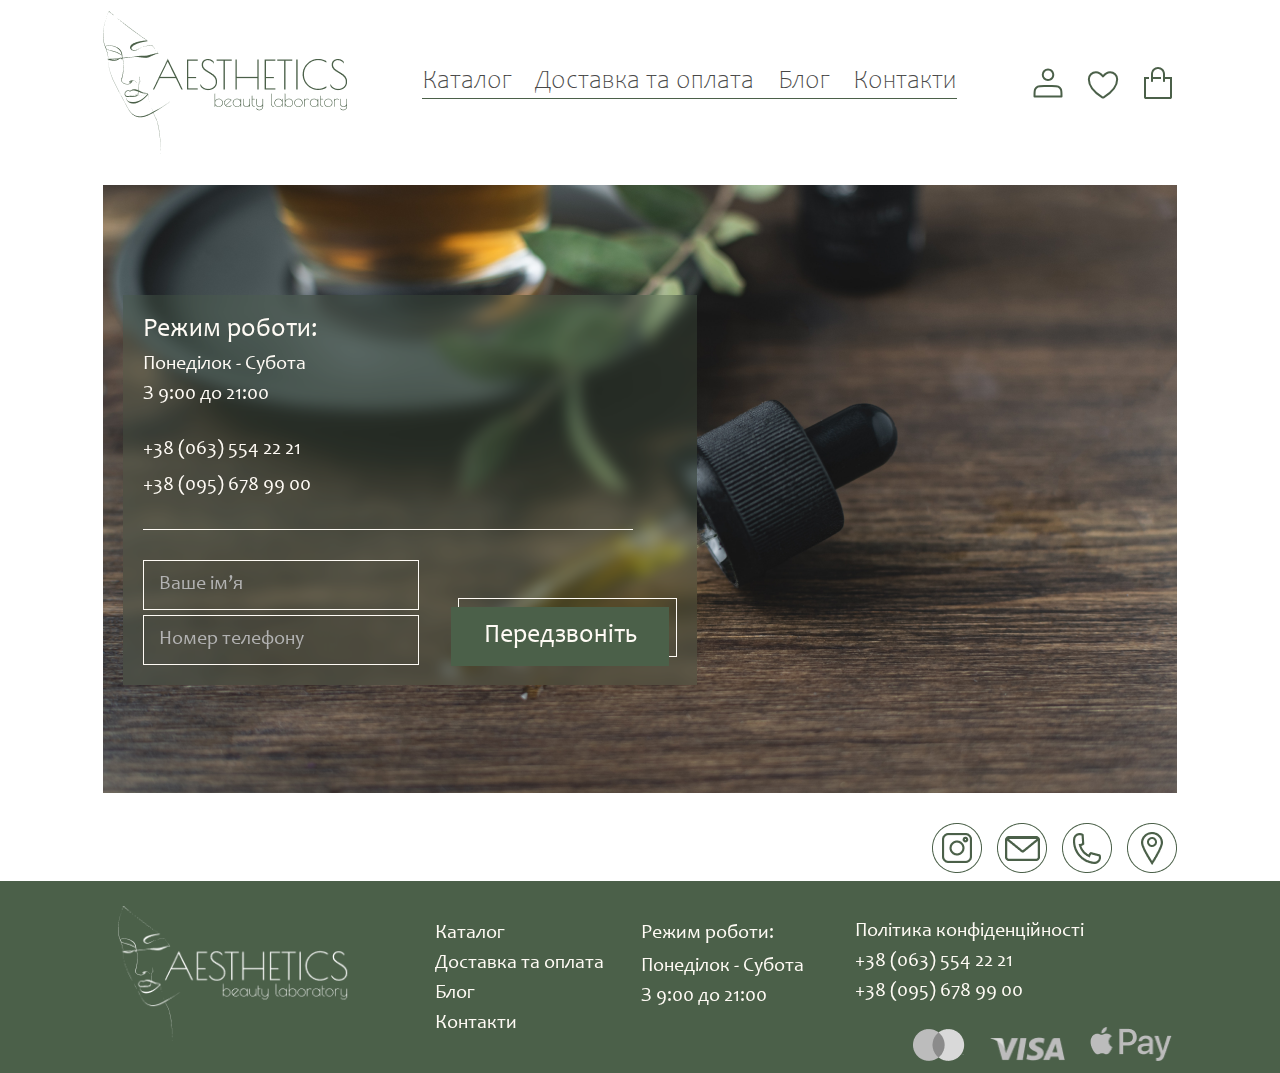
<file: contacts.html>
<!DOCTYPE html>
<html xmlns="http://www.w3.org/1999/xhtml" lang="uk">
<head>
	<meta http-equiv="Content-Type" content="text/html; charset=utf-8" />
	<meta name="viewport" content="width=device-width; initial-scale=1" />
	<link rel="preconnect" href="https://fonts.googleapis.com">
	<link rel="preconnect" href="https://fonts.gstatic.com" crossorigin>
	<link href="https://fonts.googleapis.com/css2?family=Inter:wght@300&family=Poiret+One&display=swap" rel="stylesheet">
	<link rel="stylesheet" href="./css/all.css" type="text/css"/>
	<link rel="stylesheet" href="./css/fonts.css" type="text/css"/>
	<script src="https://code.jquery.com/jquery-3.6.3.min.js" integrity="sha256-pvPw+upLPUjgMXY0G+8O0xUf+/Im1MZjXxxgOcBQBXU=" crossorigin="anonymous"></script>
	<script src="./js/jquery-3.6.2.min.js"></script>
	<script src="./js/main.js"></script>
	<title>Contacts-AESTHETICS</title>
</head>
<body>
	<div class="wrapper">
		<header>
			<div class="layout">
				<h1 class="hidden">Контакти- Aesthetics</h1>
				<a href="./index.html" target="_blank" rel="noopener noreferrer">
					<img src="./images/logo_2.png" alt="logo" class="header-logo">
				</a>
				<nav>
					<ul class="nav-menu">
						<li>
							<a href="./catalogue.html" target="_blank" rel="noopener noreferrer">Каталог</a>
						</li>
						<li>
							<a href="./delivery_payment.html" target="_blank" rel="noopener noreferrer">Доставка та оплата</a>
						</li>
						<li>
							<a href="./blog/acne_stress.html" target="_blank" rel="noopener noreferrer">Блог</a>
						</li>
						<li>
							<a href="./contacts.html" target="_blank" rel="noopener noreferrer">Контакти</a>
						</li>
					</ul>
				</nav>
				<ul class="user-utilities">
					<li class="nav-cabinet">
						<a href="./personal_cabinet.html" target="_blank" rel="noopener noreferrer">
						</a>
					</li>
					<li class="nav-favorite">
						<a href="./personal_cabinet.html#wish-list" target="_blank" rel="noopener noreferrer">
						</a>
					</li>
					<li class="nav-basket">
						<a href="./basket.html" target="_blank" rel="noopener noreferrer">
						</a>
					</li>
					<li class="burger-menu">
						<button class="burger-btn"><img src="./images/burger-btn.png" alt="burger menu button"></button>
						<ul class="menu">
							<li>
								<a href="./catalogue.html" target="_blank" rel="noopener noreferrer">Каталог</a>
							</li>
							<li>
								<a href="./delivery_payment.html" target="_blank" rel="noopener noreferrer">Доставка та оплата</a>
							</li>
							<li>
								<a href="./blog/acne_stress.html" target="_blank" rel="noopener noreferrer">Блог</a>
							</li>
							<li>
								<a href="./contacts.html" target="_blank" rel="noopener noreferrer">Контакти</a>
							</li>
						</ul>
					</li>
				</ul>
			</div>
		</header>
		<main>
			<section class="contacts layout">
				<h2 class="hidden">Секція контактів</h2>
				<div class="img-holder">
					<img src="./images/contact_image.png" alt="Dispenser on the background of the cup">
				</div>
				<div class="contacts-text">
					<div class="initial visible">
						<h3>
							Режим роботи:
						</h3>
						<p>
							Понеділок - Субота
						</p>
						<p>
							З 9:00 до 21:00
						</p>
						<ul>
							<li>
								<a href="tel:+380635542221">+38 (063) 554 22 21</a>
							</li>
							<li>
								<a href="tel:+380956789900">+38 (095) 678 99 00</a>
							</li>
						</ul>
						<form class="contact-form" action="#" method="post">
							<div class="contact-input">
								<input type="text" placeholder="Ваше ім’я" name="name" id="contacts-name" required autofocus>
								<input type="tel" placeholder="Номер телефону" name="number" id="contacts-tel" required>
							</div>
							<div class="callback-btn-container">
								<button type="button" name="button" onclick = 'validCallback(event)'>Передзвоніть</button>
							</div>
						</form>
					</div>
					<div class="secondary">
						<h3>Дякуємо!</h3>
						<p>Ми вже телефонуємо вам</p>
					</div>
				</div>
			</section>
		</main>
		<footer>
			<section class="footer-quick-contacts">
				<div class="layout">
					<h2 class="hidden">
						Швидкі контакти
					</h2>
					<ul>
						<li class="footer-instagram">
							<a href="#" target="_blank" rel="noopener noreferrer">
							</a>
						</li>
						<li class="footer-email">
							<a href="#" target="_blank" rel="noopener noreferrer">
							</a>
						</li>
						<li class="footer-phone">
							<a href="#" target="_blank" rel="noopener noreferrer">
							</a>
						</li>
						<li class="footer-location">
							<a href="#" target="_blank" rel="noopener noreferrer">
							</a>
						</li>
					</ul>
				</div>
			</section>
			<section class="footer-main">
				<div class="layout">
					<h2 class="hidden">
						Додаткова інформація
					</h2>
					<div class="footer-logo">
						<a href="./index.html" target="_blank" rel="noopener noreferrer">
						<img src="./images/logo_3.png" alt="logo" width="232">
						</a>
					</div>
					<div class="footer-nav">
						<ul>
							<li>
								<a href="./catalogue.html" target="_blank" rel="noopener noreferrer">
									Каталог
								</a>
							</li>
							<li>
								<a href="./delivery_payment.html" target="_blank" rel="noopener noreferrer">
									Доставка та оплата
								</a>
							</li>
							<li>
								<a href="./blog/acne_stress.html" target="_blank" rel="noopener noreferrer">Блог</a>
							</li>
							<li>
								<a href="./contacts.html" target="_blank" rel="noopener noreferrer">
									Контакти
								</a>
							</li>
						</ul>
					</div>
					<div class="working-hours">
						<h3>
							Режим роботи:
						</h3>
						<ul>
							<li>
								Понеділок - Субота
							</li>
							<li>
								З 9:00 до 21:00
							</li>
						</ul>
					</div>
					<div class="footer-last">
						<ul class="footer-contacts">
								<li>
									<a href="#">Політика конфіденційності</a>
								</li>
								<li>
									<a href="tel:+380635542221">+38 (063) 554 22 21</a>
								</li>
								<li>
									<a href="tel:+380956789900">+38 (095) 678 99 00</a>
								</li>
						</ul>
						<div class="footer-contacts-mobile">
							<a href="#">Політика конфіденційності</a>
							<div>
								<a href="tel:+380635542221">+38 (063) 554 22 21</a>
								<br>
								<a href="tel:+380956789900">+38 (095) 678 99 00</a>
							</div>
						</div>
						<div class="payment-methods">
							<ul>
								<li class="mastercard">
								</li>
								<li class="visa">
								</li>
								<li class="apay">
								</li>
							</ul>
						</div>
					</div>
				</div>
			</section>
		</footer>
	</div>
</body>
</html>
</file>
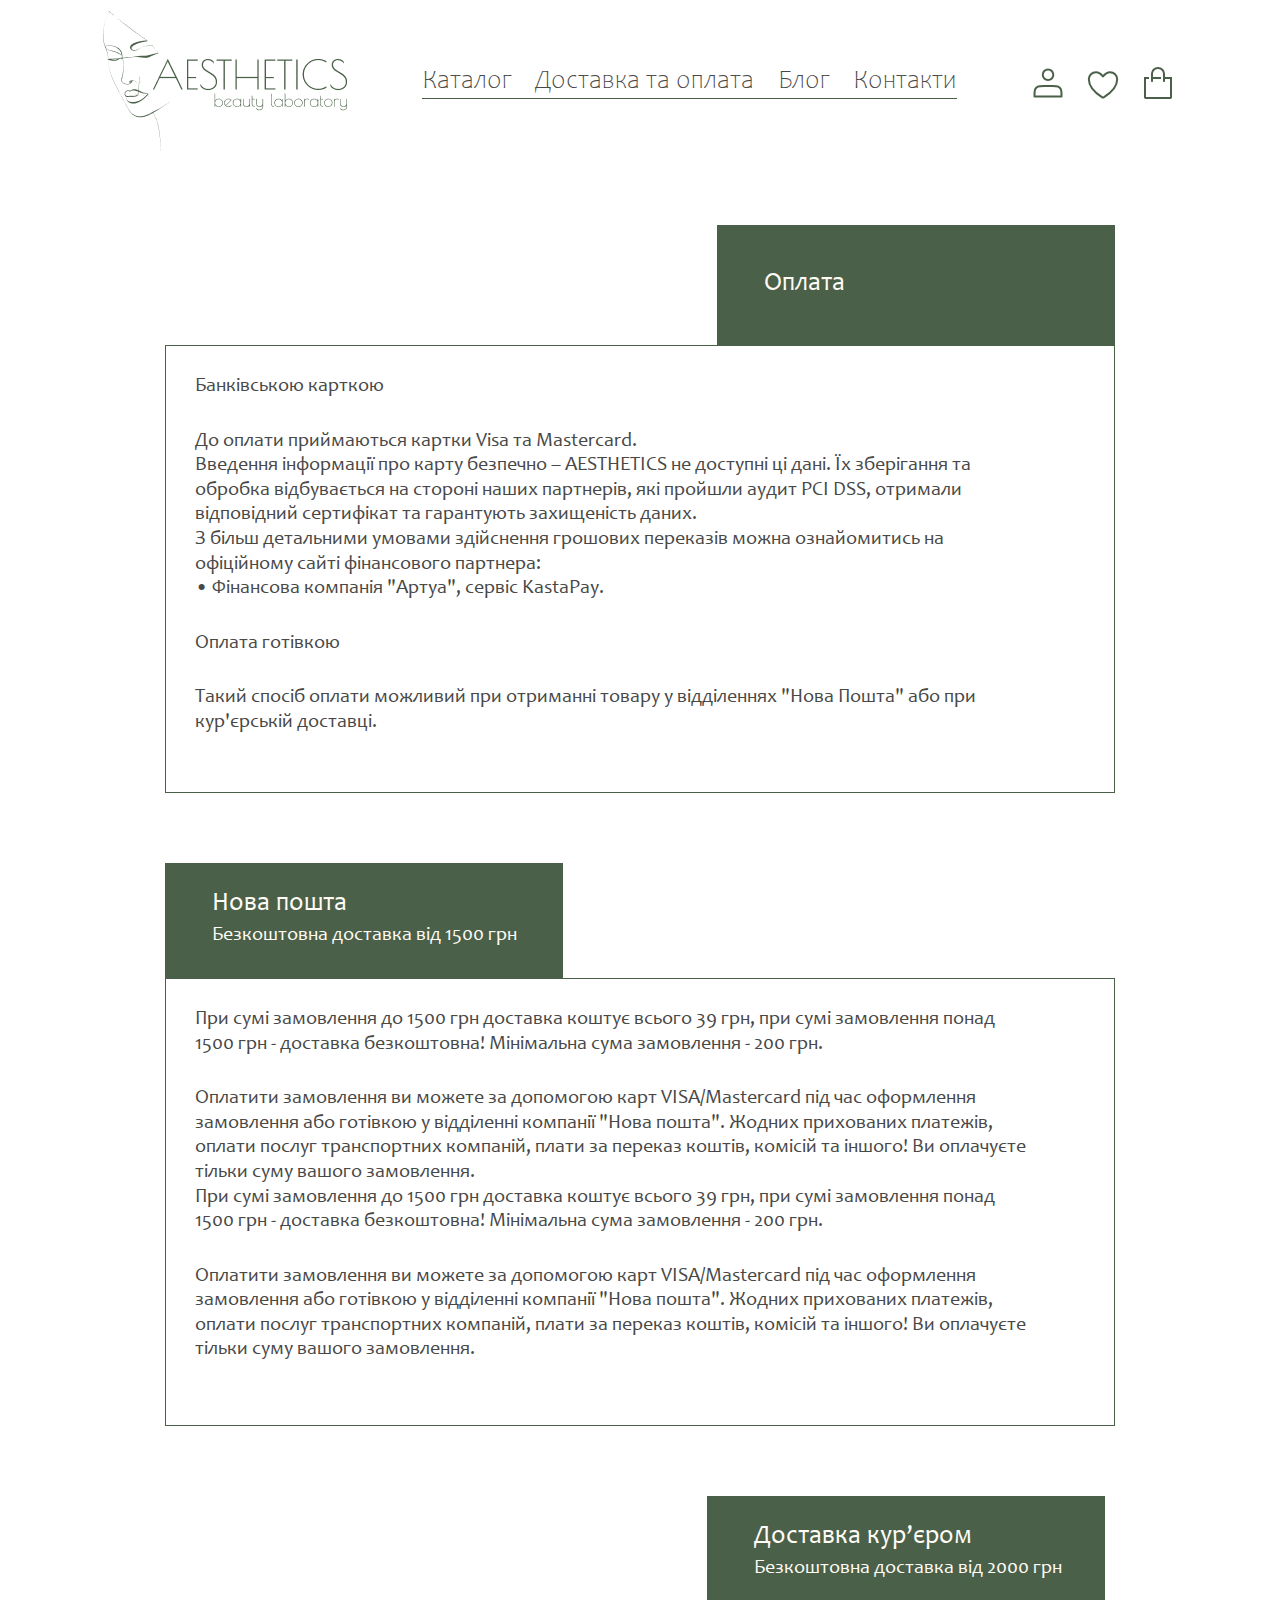
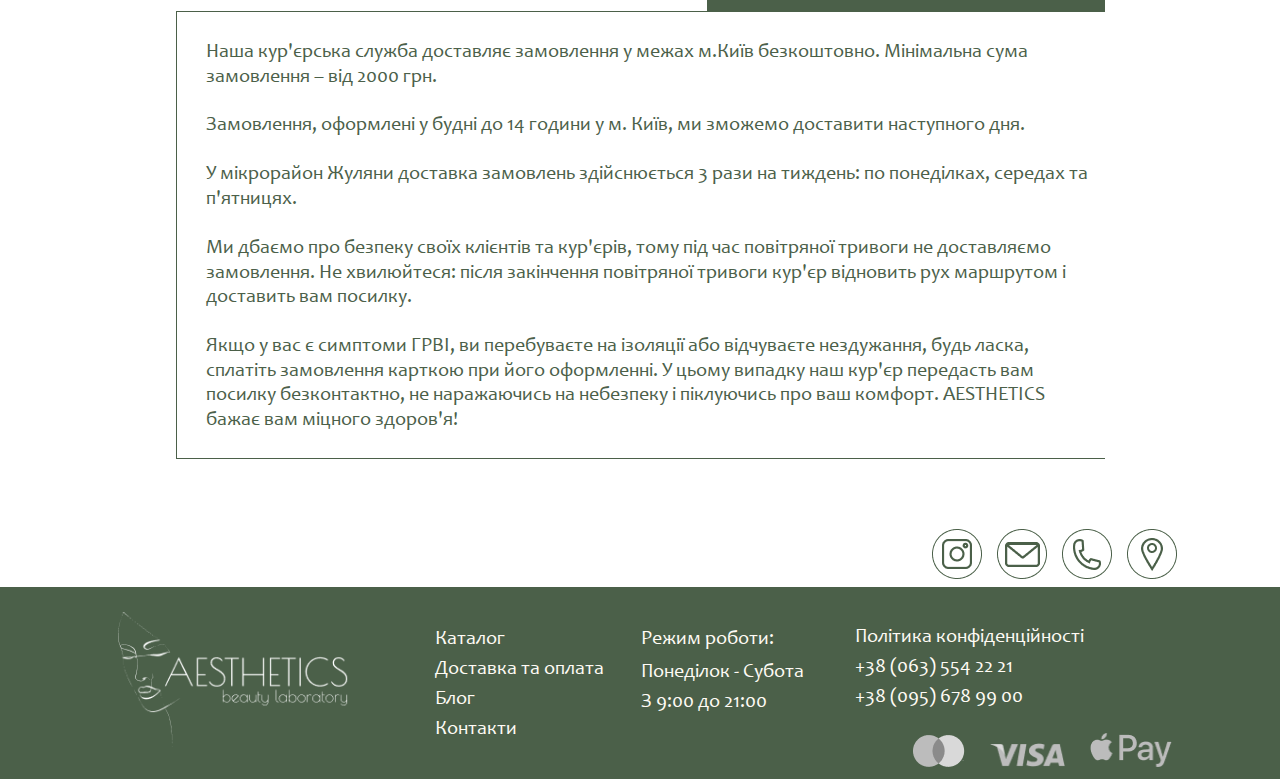
<file: delivery_payment.html>
<!DOCTYPE html>
<html xmlns="http://www.w3.org/1999/xhtml" lang="uk">
<head>
	<meta http-equiv="Content-Type" content="text/html; charset=utf-8" />
	<meta name="viewport" content="width=device-width; initial-scale=1" />
	<link rel="preconnect" href="https://fonts.googleapis.com">
	<link rel="preconnect" href="https://fonts.gstatic.com" crossorigin>
	<link href="https://fonts.googleapis.com/css2?family=Inter:wght@300&family=Poiret+One&display=swap" rel="stylesheet">
	<link rel="stylesheet" href="./css/all.css" type="text/css"/>
	<link rel="stylesheet" href="./css/fonts.css" type="text/css"/>
	<script src="https://code.jquery.com/jquery-3.6.3.min.js" integrity="sha256-pvPw+upLPUjgMXY0G+8O0xUf+/Im1MZjXxxgOcBQBXU=" crossorigin="anonymous"></script>
	<script src="./js/jquery-3.6.2.min.js"></script>
	<script src="./js/main.js"></script>
	<title>Delivery and Payment-AESTHETICS</title>
</head>
<body>
	<div class="wrapper">
		<header>
			<div class="layout">
				<h1 class="hidden">Доставка та оплата- Aesthetics</h1>
				<a href="./index.html" target="_blank" rel="noopener noreferrer">
					<img src="./images/logo_2.png" alt="logo" class="header-logo">
				</a>
				<nav>
					<ul class="nav-menu">
						<li>
							<a href="./catalogue.html" target="_blank" rel="noopener noreferrer">Каталог</a>
						</li>
						<li>
							<a href="./delivery_payment.html" target="_blank" rel="noopener noreferrer">Доставка та оплата</a>
						</li>
						<li>
							<a href="./blog/acne_stress.html" target="_blank" rel="noopener noreferrer">Блог</a>
						</li>
						<li>
							<a href="./contacts.html" target="_blank" rel="noopener noreferrer">Контакти</a>
						</li>
					</ul>
				</nav>
				<ul class="user-utilities">
					<li class="nav-cabinet">
						<a href="./personal_cabinet.html" target="_blank" rel="noopener noreferrer">
						</a>
					</li>
					<li class="nav-favorite">
						<a href="./personal_cabinet.html#wish-list" target="_blank" rel="noopener noreferrer">
						</a>
					</li>
					<li class="nav-basket">
						<a href="./basket.html" target="_blank" rel="noopener noreferrer">
						</a>
					</li>
					<li class="burger-menu">
						<button class="burger-btn"><img src="./images/burger-btn.png" alt="burger menu button"></button>
						<ul class="menu">
							<li>
								<a href="./catalogue.html" target="_blank" rel="noopener noreferrer">Каталог</a>
							</li>
							<li>
								<a href="./delivery_payment.html" target="_blank" rel="noopener noreferrer">Доставка та оплата</a>
							</li>
							<li>
								<a href="./blog/acne_stress.html" target="_blank" rel="noopener noreferrer">Блог</a>
							</li>
							<li>
								<a href="./contacts.html" target="_blank" rel="noopener noreferrer">Контакти</a>
							</li>
						</ul>
					</li>
				</ul>
			</div>
		</header>
		<main>
			<section class="delivery-payment layout">
				<h2 class="hidden">Доставка та оплата</h2>
				<div class="payment">
					<div class="payment-title">
						<h3>Оплата</h3>
					</div>
					<div class="delivery-payment-info">
						<div class="delivery-payment-text">
							<p>Банківською карткою
							</p>
							<p>До оплати приймаються картки Visa та Mastercard.
								<br>
								Введення інформації про карту безпечно – AESTHETICS не доступні ці дані. Їх зберігання та обробка відбувається на стороні наших партнерів, які пройшли аудит PCI DSS, отримали відповідний сертифікат та гарантують захищеність даних.
								<br>
								З більш детальними умовами здійснення грошових переказів можна ознайомитись на офіційному сайті фінансового партнера:
								<br>
								• Фінансова компанія "Артуа", сервіс KastaPay.
							</p>
							<p>
								Оплата готівкою
							</p>
							<p>
								Такий спосіб оплати можливий при отриманні товару у відділеннях "Нова Пошта" або при кур'єрській доставці.
							</p>
						</div>
					</div>
				</div>
				<div class="np-delivery">
					<div class="np-delivery-title">
						<h3>Нова пошта </h3>
						<p>Безкоштовна доставка від 1500 грн</p>
					</div>
					<div class="delivery-payment-info">
						<div class="delivery-payment-text">
							<p>
								При сумі замовлення до 1500 грн доставка коштує всього 39 грн, при сумі замовлення понад 1500 грн - доставка безкоштовна! Мінімальна сума замовлення - 200 грн.
							</p>
							<p>
								Оплатити замовлення ви можете за допомогою карт VISA/Mastercard під час оформлення замовлення або готівкою у відділенні компанії "Нова пошта".  Жодних прихованих платежів, оплати послуг транспортних компаній, плати за переказ коштів, комісій та іншого! Ви оплачуєте тільки суму вашого замовлення.
								<br>
								При сумі замовлення до 1500 грн доставка коштує всього 39 грн, при сумі замовлення понад 1500 грн - доставка безкоштовна! Мінімальна сума замовлення - 200 грн.
							</p>
							<p>
								Оплатити замовлення ви можете за допомогою карт VISA/Mastercard під час оформлення замовлення або готівкою у відділенні компанії "Нова пошта".  Жодних прихованих платежів, оплати послуг транспортних компаній, плати за переказ коштів, комісій та іншого! Ви оплачуєте тільки суму вашого замовлення.
							</p>
						</div>
					</div>
				</div>
				<div class="courier-delivery">
					<div class="courier-delivery-title">
						<h3>Доставка кур’єром</h3>
						<p>Безкоштовна доставка від 2000 грн</p>
					</div>
					<div class="delivery-payment-info scrollbar">
							<div class="delivery-payment-text">
								<p>
									Наша кур'єрська служба доставляє замовлення у межах м.Київ безкоштовно. Мінімальна сума замовлення – від 2000 грн.
								</p>
								<p>
									Замовлення, оформлені у будні до 14 години у м. Київ, ми зможемо доставити наступного дня.
								</p>
								<p>
									У мікрорайон Жуляни доставка замовлень здійснюється 3 рази на тиждень: по понеділках, середах та п'ятницях.
								</p>
								<p>
									Ми дбаємо про безпеку своїх клієнтів та кур'єрів, тому під час повітряної тривоги не доставляємо замовлення. Не хвилюйтеся: після закінчення повітряної тривоги кур'єр відновить рух маршрутом і доставить вам посилку.
								</p>
								<p>
									Якщо у вас є симптоми ГРВІ, ви перебуваєте на ізоляції або відчуваєте нездужання, будь ласка, сплатіть замовлення карткою при його оформленні. У цьому випадку наш кур'єр передасть вам посилку безконтактно, не наражаючись на небезпеку і піклуючись про ваш комфорт. AESTHETICS бажає вам міцного здоров'я!
								</p>
							</div>
					</div>
				</div>
			</section>
		</main>
		<footer>
			<section class="footer-quick-contacts">
				<div class="layout">
					<h2 class="hidden">
						Швидкі контакти
					</h2>
					<ul>
						<li class="footer-instagram">
							<a href="#" target="_blank" rel="noopener noreferrer">
							</a>
						</li>
						<li class="footer-email">
							<a href="#" target="_blank" rel="noopener noreferrer">
							</a>
						</li>
						<li class="footer-phone">
							<a href="#" target="_blank" rel="noopener noreferrer">
							</a>
						</li>
						<li class="footer-location">
							<a href="#" target="_blank" rel="noopener noreferrer">
							</a>
						</li>
					</ul>
				</div>
			</section>
			<section class="footer-main">
				<div class="layout">
					<h2 class="hidden">
						Додаткова інформація
					</h2>
					<div class="footer-logo">
						<a href="./index.html" target="_blank" rel="noopener noreferrer">
						<img src="./images/logo_3.png" alt="logo" width="232">
						</a>
					</div>
					<div class="footer-nav">
						<ul>
							<li>
								<a href="./catalogue.html" target="_blank" rel="noopener noreferrer">
									Каталог
								</a>
							</li>
							<li>
								<a href="./delivery_payment.html" target="_blank" rel="noopener noreferrer">
									Доставка та оплата
								</a>
							</li>
							<li>
								<a href="./blog/acne_stress.html" target="_blank" rel="noopener noreferrer">Блог</a>
							</li>
							<li>
								<a href="./contacts.html" target="_blank" rel="noopener noreferrer">
									Контакти
								</a>
							</li>
						</ul>
					</div>
					<div class="working-hours">
						<h3>
							Режим роботи:
						</h3>
						<ul>
							<li>
								Понеділок - Субота
							</li>
							<li>
								З 9:00 до 21:00
							</li>
						</ul>
					</div>
					<div class="footer-last">
						<ul class="footer-contacts">
								<li>
									<a href="#">Політика конфіденційності</a>
								</li>
								<li>
									<a href="tel:+380635542221">+38 (063) 554 22 21</a>
								</li>
								<li>
									<a href="tel:+380956789900">+38 (095) 678 99 00</a>
								</li>
						</ul>
						<div class="footer-contacts-mobile">
							<a href="#">Політика конфіденційності</a>
							<div>
								<a href="tel:+380635542221">+38 (063) 554 22 21</a>
								<br>
								<a href="tel:+380956789900">+38 (095) 678 99 00</a>
							</div>
						</div>
						<div class="payment-methods">
							<ul>
								<li class="mastercard">
								</li>
								<li class="visa">
								</li>
								<li class="apay">
								</li>
							</ul>
						</div>
					</div>
				</div>
			</section>
		</footer>
	</div>
</body>
</html>
</file>
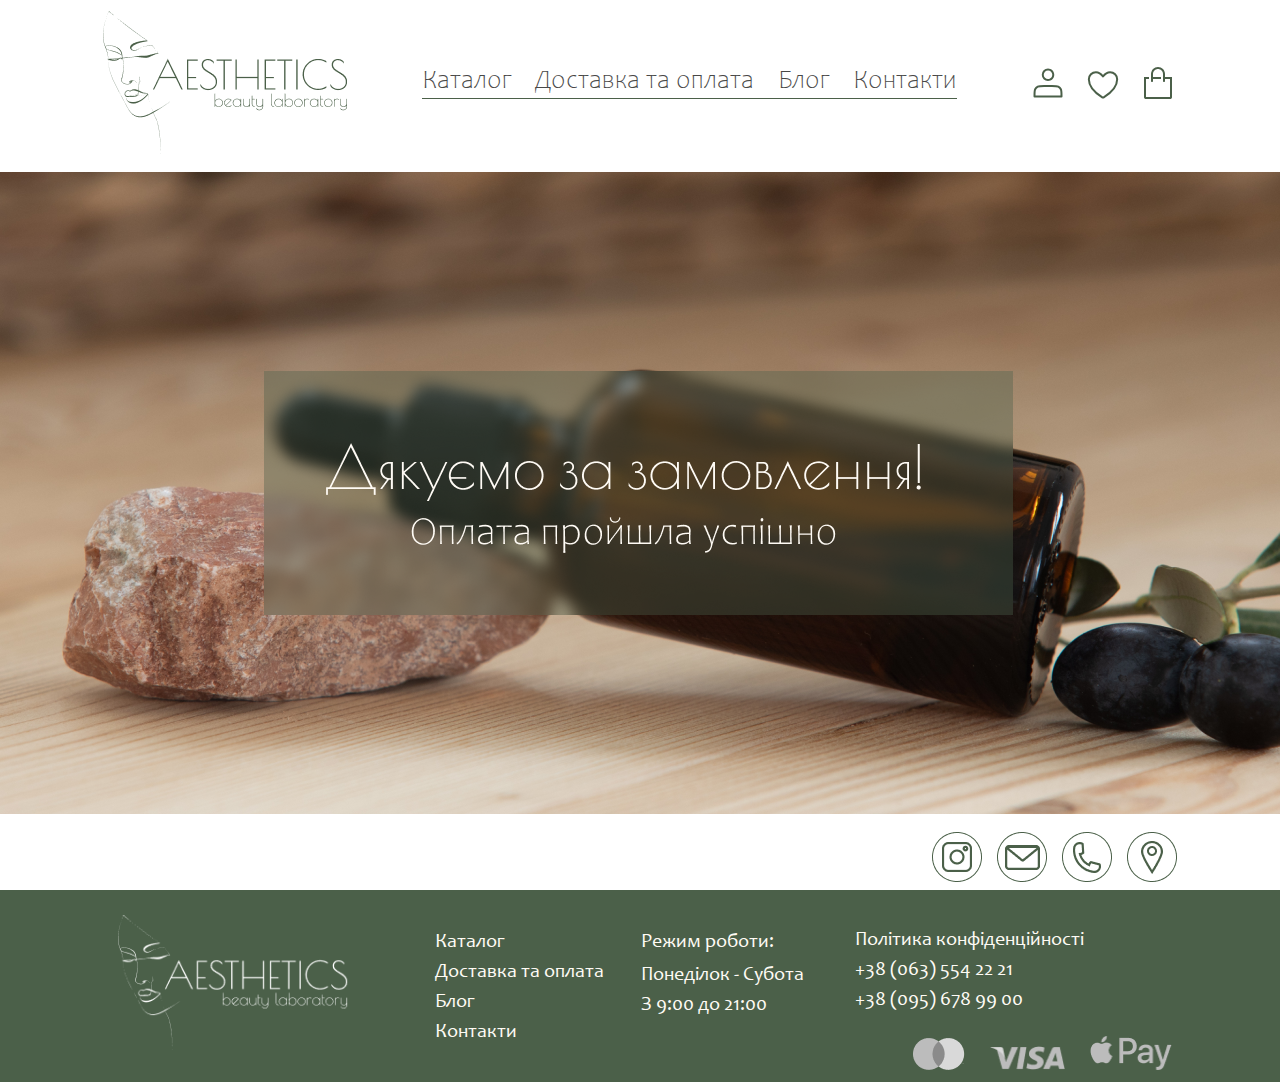
<file: gratitude.html>
<!DOCTYPE html>
<html xmlns="http://www.w3.org/1999/xhtml" lang="uk">
<head>
	<meta http-equiv="Content-Type" content="text/html; charset=utf-8" />
	<meta name="viewport" content="width=device-width; initial-scale=1" />
	<link rel="preconnect" href="https://fonts.googleapis.com">
	<link rel="preconnect" href="https://fonts.gstatic.com" crossorigin>
	<link href="https://fonts.googleapis.com/css2?family=Inter:wght@300&family=Poiret+One&display=swap" rel="stylesheet">
	<link rel="stylesheet" href="./css/all.css" type="text/css"/>
	<link rel="stylesheet" href="./css/fonts.css" type="text/css"/>
	<script src="https://code.jquery.com/jquery-3.6.3.min.js" integrity="sha256-pvPw+upLPUjgMXY0G+8O0xUf+/Im1MZjXxxgOcBQBXU=" crossorigin="anonymous"></script>
	<script src="./js/jquery-3.6.2.min.js"></script>
	<script src="./js/main.js"></script>
	<title>Gratitude-AESTHETICS</title>
</head>
<body>
	<div class="wrapper">
		<header>
			<div class="layout">
				<h1 class="hidden">Дякуємо- Aesthetics</h1>
				<a href="../index.html" target="_blank" rel="noopener noreferrer">
					<img src="../images/logo_2.png" alt="logo" class="header-logo">
				</a>
				<nav>
					<ul class="nav-menu">
						<li>
							<a href="../catalogue.html" target="_blank" rel="noopener noreferrer">Каталог</a>
						</li>
						<li>
							<a href="../delivery_payment.html" target="_blank" rel="noopener noreferrer">Доставка та оплата</a>
						</li>
						<li>
							<a href="../blog/acne_stress.html" target="_blank" rel="noopener noreferrer">Блог</a>
						</li>
						<li>
							<a href="../contacts.html" target="_blank" rel="noopener noreferrer">Контакти</a>
						</li>
					</ul>
				</nav>
				<ul class="user-utilities">
					<li class="nav-cabinet">
						<a href="../personal_cabinet.html" target="_blank" rel="noopener noreferrer">
						</a>
					</li>
					<li class="nav-favorite">
						<a href="../personal_cabinet.html#wish-list" target="_blank" rel="noopener noreferrer">
						</a>
					</li>
					<li class="nav-basket">
						<a href="../basket.html" target="_blank" rel="noopener noreferrer">
						</a>
					</li>
					<li class="burger-menu">
						<button class="burger-btn-extra"><img src="../images/burger-btn.png" alt="burger menu button"></button>
						<ul class="menu">
							<li>
								<a href="../catalogue.html" target="_blank" rel="noopener noreferrer">Каталог</a>
							</li>
							<li>
								<a href="../delivery_payment.html" target="_blank" rel="noopener noreferrer">Доставка та оплата</a>
							</li>
							<li>
								<a href="../blog/acne_stress.html" target="_blank" rel="noopener noreferrer">Блог</a>
							</li>
							<li>
								<a href="../contacts.html" target="_blank" rel="noopener noreferrer">Контакти</a>
							</li>
						</ul>
					</li>
				</ul>
			</div>
		</header>
		<main>
			<section class="gratitude">
				<h2 class="hidden">Дякуємо за замовлення!</h2>
				<!-- <div class="img-holder">
					<img src="./images/gratitude_2.png" alt="Bottle near with stone and olives">
				</div> -->
				<!-- <div class="gratitude-text">
					<h3>Дякуємо за замовлення!</h3>
					<p>Оплата пройшла успішно</p>
				</div> -->
			</section>
		</main>
		<footer>
			<section class="footer-quick-contacts">
				<div class="layout">
					<h2 class="hidden">
						Швидкі контакти
					</h2>
					<ul>
						<li class="footer-instagram">
							<a href="#" target="_blank" rel="noopener noreferrer">
							</a>
						</li>
						<li class="footer-email">
							<a href="#" target="_blank" rel="noopener noreferrer">
							</a>
						</li>
						<li class="footer-phone">
							<a href="#" target="_blank" rel="noopener noreferrer">
							</a>
						</li>
						<li class="footer-location">
							<a href="#" target="_blank" rel="noopener noreferrer">
							</a>
						</li>
					</ul>
				</div>
			</section>
			<section class="footer-main">
				<div class="layout">
					<h2 class="hidden">
						Додаткова інформація
					</h2>
					<div class="footer-logo">
						<a href="./index.html" target="_blank" rel="noopener noreferrer">
						<img src="./images/logo_3.png" alt="logo" width="232">
						</a>
					</div>
					<div class="footer-nav">
						<ul>
							<li>
								<a href="./catalogue.html" target="_blank" rel="noopener noreferrer">
									Каталог
								</a>
							</li>
							<li>
								<a href="./delivery_payment.html" target="_blank" rel="noopener noreferrer">
									Доставка та оплата
								</a>
							</li>
							<li>
								<a href="./blog/acne_stress.html" target="_blank" rel="noopener noreferrer">Блог</a>
							</li>
							<li>
								<a href="./contacts.html" target="_blank" rel="noopener noreferrer">
									Контакти
								</a>
							</li>
						</ul>
					</div>
					<div class="working-hours">
						<h3>
							Режим роботи:
						</h3>
						<ul>
							<li>
								Понеділок - Субота
							</li>
							<li>
								З 9:00 до 21:00
							</li>
						</ul>
					</div>
					<div class="footer-last">
						<ul class="footer-contacts">
								<li>
									<a href="#">Політика конфіденційності</a>
								</li>
								<li>
									<a href="tel:+380635542221">+38 (063) 554 22 21</a>
								</li>
								<li>
									<a href="tel:+380956789900">+38 (095) 678 99 00</a>
								</li>
						</ul>
						<div class="footer-contacts-mobile">
							<a href="#">Політика конфіденційності</a>
							<div>
								<a href="tel:+380635542221">+38 (063) 554 22 21</a>
								<br>
								<a href="tel:+380956789900">+38 (095) 678 99 00</a>
							</div>
						</div>
						<div class="payment-methods">
							<ul>
								<li class="mastercard">
								</li>
								<li class="visa">
								</li>
								<li class="apay">
								</li>
							</ul>
						</div>
					</div>
				</div>
			</section>
		</footer>
	</div>
</body>
</html>
</file>
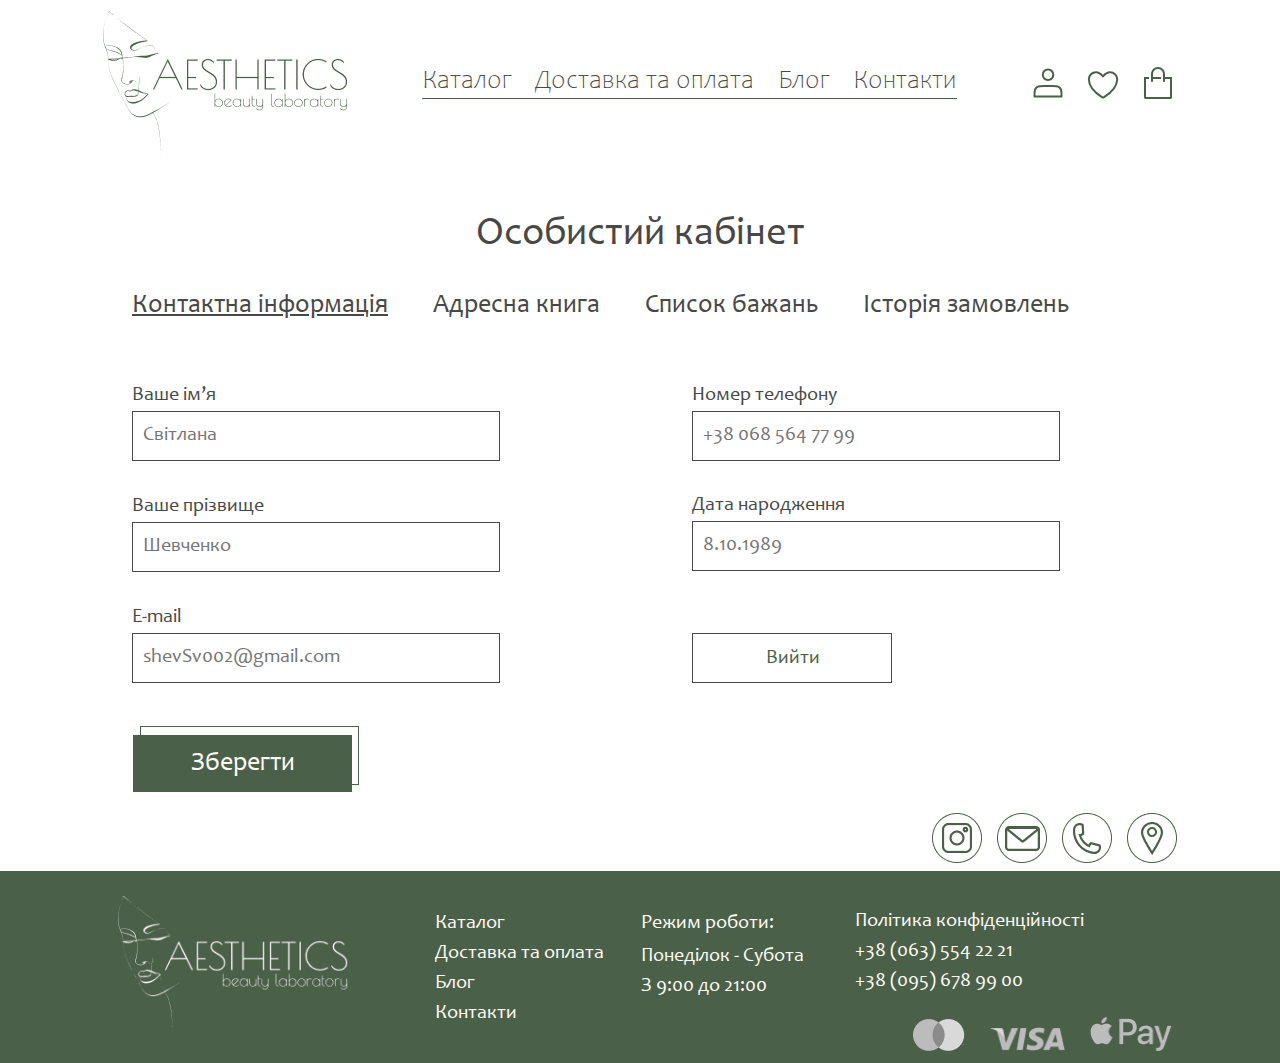
<file: personal_cabinet.html>
<!DOCTYPE html>
<html xmlns="http://www.w3.org/1999/xhtml" lang="uk">
<head>
	<meta http-equiv="Content-Type" content="text/html; charset=utf-8" />
	<meta name="viewport" content="width=device-width; initial-scale=1" />
	<link rel="preconnect" href="https://fonts.googleapis.com">
	<link rel="preconnect" href="https://fonts.gstatic.com" crossorigin>
	<link href="https://fonts.googleapis.com/css2?family=Inter:wght@300&family=Poiret+One&display=swap" rel="stylesheet">
	<link rel="stylesheet" href="./css/all.css" type="text/css"/>
	<link rel="stylesheet" href="./css/fonts.css" type="text/css"/>
	<script src="https://cdnjs.cloudflare.com/ajax/libs/jquery/3.6.2/jquery.min.js" integrity="sha512-tWHlutFnuG0C6nQRlpvrEhE4QpkG1nn2MOUMWmUeRePl4e3Aki0VB6W1v3oLjFtd0hVOtRQ9PHpSfN6u6/QXkQ==" crossorigin="anonymous" referrerpolicy="no-referrer"></script>
	<script src="https://code.jquery.com/jquery-3.6.3.min.js" integrity="sha256-pvPw+upLPUjgMXY0G+8O0xUf+/Im1MZjXxxgOcBQBXU=" crossorigin="anonymous"></script>
	<script src="./js/jquery-3.6.2.min.js"></script>
	<script src="./js/main.js"></script>
	<title>My cabinet-AESTHETICS</title>
</head>
<body>
	<div class="wrapper">
		<header>
			<div class="layout">
				<h1 class="hidden">Особистий кабінет- Aesthetics</h1>
				<a href="./index.html" target="_blank" rel="noopener noreferrer">
					<img src="./images/logo_2.png" alt="logo" class="header-logo">
				</a>
				<nav>
					<ul class="nav-menu">
						<li>
							<a href="./catalogue.html" target="_blank" rel="noopener noreferrer">Каталог</a>
						</li>
						<li>
							<a href="./delivery_payment.html" target="_blank" rel="noopener noreferrer">Доставка та оплата</a>
						</li>
						<li>
							<a href="./blog/acne_stress.html" target="_blank" rel="noopener noreferrer">Блог</a>
						</li>
						<li>
							<a href="./contacts.html" target="_blank" rel="noopener noreferrer">Контакти</a>
						</li>
					</ul>
				</nav>
				<ul class="user-utilities">
					<li class="nav-cabinet">
						<a href="./personal_cabinet.html" target="_blank" rel="noopener noreferrer">
						</a>
					</li>
					<li class="nav-favorite">
						<a href="./personal_cabinet.html#wish-list" target="_blank" rel="noopener noreferrer">
						</a>
					</li>
					<li class="nav-basket">
						<a href="./basket.html" target="_blank" rel="noopener noreferrer">
						</a>
					</li>
					<li class="burger-menu">
						<button class="burger-btn"><img src="./images/burger-btn.png" alt="burger menu button"></button>
						<ul class="menu">
							<li>
								<a href="./catalogue.html" target="_blank" rel="noopener noreferrer">Каталог</a>
							</li>
							<li>
								<a href="./delivery_payment.html" target="_blank" rel="noopener noreferrer">Доставка та оплата</a>
							</li>
							<li>
								<a href="./blog/acne_stress.html" target="_blank" rel="noopener noreferrer">Блог</a>
							</li>
							<li>
								<a href="./contacts.html" target="_blank" rel="noopener noreferrer">Контакти</a>
							</li>
						</ul>
					</li>
				</ul>
			</div>
		</header>
		<main>
				<h1 class="hidden">Особистий кабінет</h1>
				<section class="cabinet-info layout">
					<h2>Особистий кабінет</h2>
					<div class="personal-info-full">
						<input type="radio" name="cabinet-tab" id="lb-contact" class="cabinet-radio" checked>
						<label for="lb-contact" class="label-contact">Контактна інформація </label>
						<input type="radio" name="cabinet-tab" id="lb-address" class="cabinet-radio">
						<label for="lb-address" class="label-address">Адресна книга</label>
						<input type="radio" name="cabinet-tab" id="lb-wishlist" class="cabinet-radio">
						<label for="lb-wishlist" class="label-wishlist"  id="wish-list">Список бажань</label>
						<input type="radio" name="cabinet-tab" id="lb-order" class="cabinet-radio">
						<label for="lb-order" class="label-order">Історія замовлень</label>
						<div class="content content-personal-info">
							<form>
								<div class="personal-info-first">
									<div>
										<label for="first-name-cabinet">Ваше ім’я</label>
										<input type="text" name="name" id="first-name-cabinet" placeholder="Світлана">
									</div>
									<div>
										<label for="last-name-cabinet">Ваше прізвище</label>
										<input type="text" name="surname" id="last-name-cabinet" placeholder="Шевченко">
									</div>
									<div>
										<label for="email-cabinet">E-mail</label>
										<input type="text" name="email" id="email-cabinet" placeholder="shevSv002@gmail.com">
									</div>
								</div>
								<div class="save-btn-container">
									<button type="submit" name="button">Зберегти</button>
								</div>
								<div class="personal-info-second">
									<div>
										<label for="tel-cabinet">Номер телефону</label>
										<input type="tel" name="tel" id="tel-cabinet" placeholder="+38 068 564 77 99">
									</div>
									<div>
										<label for="birth-date-cabinet">Дата народження</label>
										<input type="text" name="birth-date" id="birth-date-cabinet" placeholder="8.10.1989">
									</div>
								</div>
								<a href="./index.html" class="exit-btn">Вийти</a>
							</form>
						</div>
						<div class="content cabinet-address">
							<div class="cabinet-address-main">
								<ul class="delivery-address">
									<li class="first-delivery-address">
										<img src="./images/list_one_active.png" alt="first list icon">
										<div class="address-one-info">
											<p>Шевченко Світлана</p>
											<p>Місто КиЇв</p>
											<p>Градинська 11б, 85</p>
											<p>+38 068 564 77 99</p>
											<div class="change-address">
												<button type="button" name="edit">Редагувати</button>
												<button type="button" name="delete">Видалити</button>
											</div>
										</div>
									</li>
									<li class="second-delivery-address">
										<img src="./images/list_two_active.png" alt="second list icon">
										<div class="address-two-info">
											<p>Шевченко Світлана</p>
											<p>Місто Харків</p>
											<p>Трінклера 18, 65</p>
											<p>+38 068 564 77 99</p>
											<div class="change-address">
												<button type="button" name="edit">Редагувати</button>
												<button type="button" name="delete">Видалити</button>
											</div>
										</div>
									</li>
								</ul>
								<fieldset>
									<legend>Додати нову адресу:</legend>
									<input type="text" id="name-surname" name="name-surname" placeholder="ПІБ" required>
									<input type="text" id="city" name="city" placeholder="Місто" required>
									<div>
										<input type="text" id="street" name="street" placeholder="Вулиця" required>
										<input type="text" id="block" name="block" placeholder="Корпус">
										<input type="number" id="flat" name="flat" placeholder="Квартира">
									</div>
									<input type="text" id="post-number" name="post-name" placeholder="Поштове відділення" required>
									<input type="tel" id="tel-number" name="tel-number" placeholder="Номер телефону" required>
								</fieldset>
							</div>
							<div class="save-btn-container">
								<button type="submit" name="button">Зберегти</button>
							</div>
						</div>
						<div class="content cabinet-wishlist">
							<h2 class="hidden">Список бажань</h2>
							<ul class="scrollbar">
								<li>
									<div class="img-holder">
										<img src="./images/catalogue_fluid_dry.png" alt="Fluid for dry skin">
									</div>
									<div class="rating-availability">
										<div class="star-rating-4">
											<input type="radio" name="star-4" id="star-u" value="5">
											<label for="star-u"></label>
											<input type="radio" name="star-4" id="star-v" value="4">
											<label for="star-v"></label>
											<input type="radio" name="star-4" id="star-w" value="3">
											<label for="star-w"></label>
											<input type="radio" name="star-4" id="star-x" value="2">
											<label for="star-x"></label>
											<input type="radio" name="star-4" id="star-y" value="1">
											<label for="star-y"></label>
										</div>
										<p class="availability-fluid-dry-skin">В наявності</p>
									</div>
									<h3>
										Флюїд для обличчя для сухої шкіри
									</h3>
									<p class="wishlist-price">
										630 грн
									</p>
									<div class="wishlist-buttons">
										<div class="tobasket-btn-container">
											<button type="button" name="button">В кошик</button>
										</div>
										<button type="button" name="delete" class="wishlist-delete">Видалити</button>
									</div>
								</li>
								<li>
									<div class="img-holder">
										<img src="./images/catalogue_mattif_day_cream_oil.png" alt="Mattifying day cream for oily skin">
									</div>
									<div class="rating-availability">
										<div class="star-rating-5">
											<input type="radio" name="star-5" id="star-z" value="5">
											<label for="star-z"></label>
											<input type="radio" name="star-5" id="star-a1" value="4">
											<label for="star-a1"></label>
											<input type="radio" name="star-5" id="star-a2" value="3">
											<label for="star-a2"></label>
											<input type="radio" name="star-5" id="star-a3" value="2">
											<label for="star-a3"></label>
											<input type="radio" name="star-5" id="star-a4" value="1">
											<label for="star-a4"></label>
										</div>
										<p>Залишилось 3 шт</p>
									</div>
									<h3>
										Матуючий денний крем для жирної шкіри
									</h3>
									<p class="wishlist-price">
										680 грн
									</p>
									<div class="wishlist-buttons">
										<div class="tobasket-btn-container">
											<button type="button" name="button">В кошик</button>
										</div>
										<button type="button" name="delete" class="wishlist-delete">Видалити</button>
									</div>
								</li>
								<li>
									<div class="img-holder">
										<img src="./images/catalogue_hydr_serum_norm.png" alt="Hydrating serum for normal skin">
									</div>
									<div class="rating-availability">
										<div class="star-rating-6">
											<input type="radio" name="star-6" id="star-a5" value="5">
											<label for="star-a5"></label>
											<input type="radio" name="star-6" id="star-a6" value="4">
											<label for="star-a6"></label>
											<input type="radio" name="star-6" id="star-a7" value="3">
											<label for="star-a7"></label>
											<input type="radio" name="star-6" id="star-a8" value="2">
											<label for="star-a8"></label>
											<input type="radio" name="star-6" id="star-a9" value="1">
											<label for="star-a9"></label>
										</div>
										<p class="availability-fluid-dry-skin">В наявності</p>
									</div>
									<h3>
										Зволожуюча сироватка для нормальної шкіри
									</h3>
									<p class="wishlist-price">
										480 грн
									</p>
									<div class="wishlist-buttons">
										<div class="tobasket-btn-container">
											<button type="button" name="button">В кошик</button>
										</div>
										<button type="button" name="delete" class="wishlist-delete">Видалити</button>
									</div>
								</li>
								<li>
									<div class="img-holder">
										<img src="./images/catalogue_fluid_dry.png" alt="Fluid for dry skin">
									</div>
									<div class="rating-availability">
										<div class="star-rating-7">
											<input type="radio" name="star-7" id="star-a10" value="5">
											<label for="star-a10"></label>
											<input type="radio" name="star-7" id="star-a11" value="4">
											<label for="star-a11"></label>
											<input type="radio" name="star-7" id="star-a12" value="3">
											<label for="star-a12"></label>
											<input type="radio" name="star-7" id="star-a13" value="2">
											<label for="star-a13"></label>
											<input type="radio" name="star-7" id="star-a14" value="1">
											<label for="star-a14"></label>
										</div>
										<p class="availability-fluid-dry-skin">В наявності</p>
									</div>
									<h3>
										Флюид для обличчя для сухої шкіри
									</h3>
									<p class="wishlist-price">
										630 грн
									</p>
									<div class="wishlist-buttons">
										<div class="tobasket-btn-container">
											<button type="button" name="button">В кошик</button>
										</div>
										<button type="button" name="delete" class="wishlist-delete">Видалити</button>
									</div>
								</li>
								<li>
									<div class="img-holder">
										<img src="./images/catalogue_mattif_day_cream_oil.png" alt="Mattifying day cream for oily skin">
									</div>
									<div class="rating-availability">
										<div class="star-rating-8">
											<input type="radio" name="star-8" id="star-a15" value="5">
											<label for="star-a15"></label>
											<input type="radio" name="star-8" id="star-a16" value="4">
											<label for="star-a16"></label>
											<input type="radio" name="star-8" id="star-a17" value="3">
											<label for="star-a17"></label>
											<input type="radio" name="star-8" id="star-a18" value="2">
											<label for="star-a18"></label>
											<input type="radio" name="star-8" id="star-a19" value="1">
											<label for="star-a19"></label>
										</div>
										<p>Залишилось 3 шт</p>
									</div>
									<h3>
										Матуючий денний крем для жирної шкіри
									</h3>
									<p class="wishlist-price">
										680 грн
									</p>
									<div class="wishlist-buttons">
										<div class="tobasket-btn-container">
											<button type="button" name="button">В кошик</button>
										</div>
										<button type="button" name="delete" class="wishlist-delete">Видалити</button>
									</div>
								</li>
								<li>
									<div class="img-holder">
										<img src="./images/catalogue_hydr_serum_norm.png" alt="Hydrating serum for normal skin">
									</div>
									<div class="rating-availability">
										<div class="star-rating-9">
											<input type="radio" name="star-9" id="star-a20" value="5">
											<label for="star-a20"></label>
											<input type="radio" name="star-9" id="star-a21" value="4">
											<label for="star-a21"></label>
											<input type="radio" name="star-9" id="star-a22" value="3">
											<label for="star-a22"></label>
											<input type="radio" name="star-9" id="star-a23" value="2">
											<label for="star-a23"></label>
											<input type="radio" name="star-9" id="star-a24" value="1">
											<label for="star-a24"></label>
										</div>
										<p class="availability-fluid-dry-skin">В наявності</p>
									</div>
									<h3>
										Зволожуюча сироватка для нормальної шкіри
									</h3>
									<p class="wishlist-price">
										480 грн
									</p>
									<div class="wishlist-buttons">
										<div class="tobasket-btn-container">
											<button type="button" name="button">В кошик</button>
										</div>
										<button type="button" name="delete" class="wishlist-delete">Видалити</button>
									</div>
								</li>
							</ul>
						</div>
						<div class="content cabinet-order">
							<div class="cabinet-order-wrapper">
								<div class="cabinet-order-one">
									<h3>Замовлення №5647</h3>
									<div class="order-history-header">
										<p>Дата замовлення:
											<br>
											<span>
												9.08.2022
											</span>
										</p>
										<p>Статус:
											<br>
											<span>
												В обробці
											</span>
										</p>
									</div>
									<ul class="order-history-body scrollbar">
										<li>
											<div class="img-holder">
													<img src="./images/catalogue_night_antiage_cream_dry.png" alt="Night antiage cream for dry skin">
											</div>
											<div class="name-quantity">
												<h4>Нічний антивіковій крем для сухої шкіри</h4>
												<p>1 шт</p>
											</div>
											<div class="rating-price">
												<div class="star-rating-10">
													<input type="radio" name="star-10" id="star-a25" value="5">
													<label for="star-a25"></label>
													<input type="radio" name="star-10" id="star-a26" value="4">
													<label for="star-a26"></label>
													<input type="radio" name="star-10" id="star-a27" value="3">
													<label for="star-a27"></label>
													<input type="radio" name="star-10" id="star-a28" value="2">
													<label for="star-a28"></label>
													<input type="radio" name="star-10" id="star-a29" value="1">
													<label for="star-a29"></label>
												</div>
												<p>860 грн</p>
											</div>
										</li>
										<li>
											<div class="img-holder">
													<img src="./images/catalogue_makeup_remover_gel.png" alt="Makeup removering gel">
											</div>
											<div class="name-quantity">
												<h4>Гель для зняття макіяжу</h4>
												<p>2 шт</p>
											</div>
											<div class="rating-price">
												<div class="star-rating-11">
													<input type="radio" name="star-11" id="star-a30" value="5">
													<label for="star-a30"></label>
													<input type="radio" name="star-11" id="star-a31" value="4">
													<label for="star-a31"></label>
													<input type="radio" name="star-11" id="star-a32" value="3">
													<label for="star-a32"></label>
													<input type="radio" name="star-11" id="star-a33" value="2">
													<label for="star-a33"></label>
													<input type="radio" name="star-11" id="star-a34" value="1">
													<label for="star-a34"></label>
												</div>
												<p>1460 грн</p>
											</div>
										</li>
										<li>
											<div class="img-holder">
													<img src="./images/catalogue_antiage_serum_night.png" alt="Antiage serum">
											</div>
											<div class="name-quantity">
												<h4>Антивікова сироватка для зони навколо очей</h4>
												<p>1 шт</p>
											</div>
											<div class="rating-price">
												<div class="star-rating-12">
													<input type="radio" name="star-12" id="star-a36" value="5">
													<label for="star-a36"></label>
													<input type="radio" name="star-12" id="star-a37" value="4">
													<label for="star-a37"></label>
													<input type="radio" name="star-12" id="star-a38" value="3">
													<label for="star-a38"></label>
													<input type="radio" name="star-12" id="star-a39" value="2">
													<label for="star-a39"></label>
													<input type="radio" name="star-12" id="star-a-40" value="1">
													<label for="star-a-40"></label>
												</div>
												<p>900 грн</p>
											</div>
										</li>
										<li>
											<div class="img-holder">
													<img src="./images/catalogue_night_antiage_cream_dry.png" alt="Night antiage cream for dry skin">
											</div>
											<div class="name-quantity">
												<h4>Нічний антивіковій крем для сухої шкіри</h4>
												<p>1 шт</p>
											</div>
											<div class="rating-price">
												<div class="star-rating-13">
													<input type="radio" name="star-13" id="star-a41" value="5">
													<label for="star-a41"></label>
													<input type="radio" name="star-13" id="star-a42" value="4">
													<label for="star-a42"></label>
													<input type="radio" name="star-13" id="star-a43" value="3">
													<label for="star-a43"></label>
													<input type="radio" name="star-13" id="star-a44" value="2">
													<label for="star-a44"></label>
													<input type="radio" name="star-13" id="star-a45" value="1">
													<label for="star-a45"></label>
												</div>
												<p>860 грн</p>
											</div>
										</li>
										<li>
											<div class="img-holder">
													<img src="./images/catalogue_makeup_remover_gel.png" alt="Makeup removering gel">
											</div>
											<div class="name-quantity">
												<h4>Гель для зняття макіяжу</h4>
												<p>2 шт</p>
											</div>
											<div class="rating-price">
												<div class="star-rating-14">
													<input type="radio" name="star-14" id="star-a46" value="5">
													<label for="star-a46"></label>
													<input type="radio" name="star-14" id="star-a47" value="4">
													<label for="star-a47"></label>
													<input type="radio" name="star-14" id="star-a48" value="3">
													<label for="star-a48"></label>
													<input type="radio" name="star-14" id="star-a49" value="2">
													<label for="star-a49"></label>
													<input type="radio" name="star-14" id="star-a50" value="1">
													<label for="star-a50"></label>
												</div>
												<p>1460 грн</p>
											</div>
										</li>
										<li>
											<div class="img-holder">
													<img src="./images/catalogue_antiage_serum_night.png" alt="Antiage serum">
											</div>
											<div class="name-quantity">
												<h4>Антивікова сироватка для зони навколо очей</h4>
												<p>1 шт</p>
											</div>
											<div class="rating-price">
												<div class="star-rating-15">
													<input type="radio" name="star-15" id="star-a51" value="5">
													<label for="star-a51"></label>
													<input type="radio" name="star-15" id="star-a52" value="4">
													<label for="star-a52"></label>
													<input type="radio" name="star-15" id="star-a53" value="3">
													<label for="star-a53"></label>
													<input type="radio" name="star-15" id="star-a54" value="2">
													<label for="star-a54"></label>
													<input type="radio" name="star-15" id="star-a55" value="1">
													<label for="star-a55"></label>
												</div>
												<p>900 грн</p>
											</div>
										</li>
									</ul>
									<p class="cabinet-order-total">Загальна сумма:<span>3220 грн</span></p>
								</div>
								<div class="cabinet-order-two">
									<h3>Замовлення №4596</h3>
									<div class="order-history-header">
										<p>Дата замовлення:
											<br>
											<span>
												14.07.2022
											</span>
										</p>
										<p>Статус:
											<br>
											<span>
												Доставлений
											</span>
										</p>
									</div>
									<ul class="order-history-body scrollbar">
										<li>
											<div class="img-holder">
													<img src="./images/catalogue_lotion_norm_comb.png" alt="Lotion for normal and combinated skin">
											</div>
											<div class="name-quantity">
												<h4>Лосьон для нормальної та комбінованої шкіри</h4>
												<p>1 шт</p>
											</div>
											<div class="rating-price">
												<div class="star-rating-16">
													<input type="radio" name="star-16" id="star-a56" value="5">
													<label for="star-a56"></label>
													<input type="radio" name="star-16" id="star-a57" value="4">
													<label for="star-a57"></label>
													<input type="radio" name="star-16" id="star-a58" value="3">
													<label for="star-a58"></label>
													<input type="radio" name="star-16" id="star-a59" value="2">
													<label for="star-a59"></label>
													<input type="radio" name="star-16" id="star-a60" value="1">
													<label for="star-a60"></label>
												</div>
												<p>1050 грн</p>
											</div>
										</li>
										<li>
											<div class="img-holder">
													<img src="./images/catalogue_scrub_sens.png" alt="Scrub for sensitive skin">
											</div>
											<div class="name-quantity">
												<h4>Скраб для чутливої шкіри</h4>
												<p>2 шт</p>
											</div>
											<div class="rating-price">
												<div class="star-rating-17">
													<input type="radio" name="star-17" id="star-a61" value="5">
													<label for="star-a61"></label>
													<input type="radio" name="star-17" id="star-a62" value="4">
													<label for="star-a62"></label>
													<input type="radio" name="star-17" id="star-a63" value="3">
													<label for="star-a63"></label>
													<input type="radio" name="star-17" id="star-a64" value="2">
													<label for="star-a64"></label>
													<input type="radio" name="star-17" id="star-a-65" value="1">
													<label for="star-a-65"></label>
												</div>
												<p>890 грн</p>
											</div>
										</li>
										<li>
											<div class="img-holder">
													<img src="./images/catalogue_gel_deep_clean.png" alt="Face deep cleaning gel">
											</div>
											<div class="name-quantity">
												<h4>Гель для глубокого очищення шкіри обличчя</h4>
												<p>1 шт</p>
											</div>
											<div class="rating-price">
												<div class="star-rating-18">
													<input type="radio" name="star-18" id="star-a66" value="5">
													<label for="star-a66"></label>
													<input type="radio" name="star-18" id="star-a67" value="4">
													<label for="star-a67"></label>
													<input type="radio" name="star-18" id="star-a68" value="3">
													<label for="star-a68"></label>
													<input type="radio" name="star-18" id="star-a69" value="2">
													<label for="star-a69"></label>
													<input type="radio" name="star-18" id="star-a70" value="1">
													<label for="star-a70"></label>
												</div>
												<p>890 грн</p>
											</div>
										</li>
										<li>
											<div class="img-holder">
													<img src="./images/catalogue_night_antiage_cream_dry.png" alt="Night antiage cream for dry skin">
											</div>
											<div class="name-quantity">
												<h4>Нічний антивіковій крем для сухої шкіри</h4>
												<p>1 шт</p>
											</div>
											<div class="rating-price">
												<div class="star-rating-19">
													<input type="radio" name="star-19" id="star-a71" value="5">
													<label for="star-a71"></label>
													<input type="radio" name="star-19" id="star-a72" value="4">
													<label for="star-a72"></label>
													<input type="radio" name="star-19" id="star-a73" value="3">
													<label for="star-a73"></label>
													<input type="radio" name="star-19" id="star-a74" value="2">
													<label for="star-a74"></label>
													<input type="radio" name="star-19" id="star-a75" value="1">
													<label for="star-a75"></label>
												</div>
												<p>860 грн</p>
											</div>
										</li>
										<li>
											<div class="img-holder">
													<img src="./images/catalogue_makeup_remover_gel.png" alt="Makeup removering gel">
											</div>
											<div class="name-quantity">
												<h4>Гель для зняття макіяжу</h4>
												<p>2 шт</p>
											</div>
											<div class="rating-price">
												<div class="star-rating-20">
													<input type="radio" name="star-20" id="star-a76" value="5">
													<label for="star-a76"></label>
													<input type="radio" name="star-20" id="star-a77" value="4">
													<label for="star-a77"></label>
													<input type="radio" name="star-20" id="star-a78" value="3">
													<label for="star-a78"></label>
													<input type="radio" name="star-20" id="star-a79" value="2">
													<label for="star-a79"></label>
													<input type="radio" name="star-20" id="star-a80" value="1">
													<label for="star-a80"></label>
												</div>
												<p>1460 грн</p>
											</div>
										</li>
										<li>
											<div class="img-holder">
													<img src="./images/catalogue_antiage_serum_night.png" alt="Antiage serum">
											</div>
											<div class="name-quantity">
												<h4>Антивікова сироватка для зони навколо очей</h4>
												<p>1 шт</p>
											</div>
											<div class="rating-price">
												<div class="star-rating-21">
													<input type="radio" name="star-21" id="star-a81" value="5">
													<label for="star-a81"></label>
													<input type="radio" name="star-21" id="star-a82" value="4">
													<label for="star-a82"></label>
													<input type="radio" name="star-21" id="star-a83" value="3">
													<label for="star-a83"></label>
													<input type="radio" name="star-21" id="star-a84" value="2">
													<label for="star-a84"></label>
													<input type="radio" name="star-21" id="star-a85" value="1">
													<label for="star-a85"></label>
												</div>
												<p>900 грн</p>
											</div>
										</li>
									</ul>
									<p class="cabinet-order-total">Загальна сумма:<span>3010 грн</span></p>
								</div>
							</div>
							<div class="show-more">
								<a href="#" target="_blank" rel="noopener noreferrer" class="show-more-btn">Показати ще</a>
							</div>
						</div>
					</div>
					<ul class="accordion-container">
						<li>
							<details>
								<summary>Контактна інформація</summary>
								<div class="content-personal-info">
									<form>
										<div class="personal-info-first">
											<div>
												<label for="first-name-cabinet-mob">Ваше ім’я</label>
												<input type="text" name="name" id="first-name-cabinet-mob" placeholder="Світлана">
											</div>
											<div>
												<label for="last-name-cabinet-mob">Ваше прізвище</label>
												<input type="text" name="surname" id="last-name-cabinet-mob" placeholder="Шевченко">
											</div>
											<div>
												<label for="email-cabinet-mob">E-mail</label>
												<input type="text" name="email" id="email-cabinet-mob" placeholder="shevSv002@gmail.com">
											</div>
										</div>
										<div class="personal-info-second">
											<div>
												<label for="tel-cabinet-mob">Номер телефону</label>
												<input type="tel" name="tel" id="tel-cabinet-mob" placeholder="+38 068 564 77 99">
											</div>
											<div>
												<label for="birth-date-cabinet-mob">Дата народження</label>
												<input type="text" name="birth-date" id="birth-date-cabinet-mob" placeholder="8.10.1989">
											</div>
										</div>
										<div class="personal-info-third">
											<div class="save-btn-container">
												<button type="submit" name="button">Зберегти</button>
											</div>
											<a href="./index.html" class="exit-btn">Вийти</a>
										</div>
									</form>
								</div> 
							</details>
						</li>
						<li>
							<details>
								<summary>Адресна книга</summary>
								<div class="cabinet-address">
									<div class="cabinet-address-main">
										<ul class="delivery-address">
											<li class="first-delivery-address">
												<img src="./images/list_one_active.png" alt="first list icon">
												<div class="address-one-info">
													<p>Шевченко Світлана</p>
													<p>Місто КиЇв</p>
													<p>Градинська 11б, 85</p>
													<p>+38 068 564 77 99</p>
													<div class="change-address">
														<button type="button" name="edit">Редагувати</button>
														<button type="button" name="delete">Видалити</button>
													</div>
												</div>
											</li>
											<li class="second-delivery-address">
												<img src="./images/list_two_active.png" alt="second list icon">
												<div class="address-two-info">
													<p>Шевченко Світлана</p>
													<p>Місто Харків</p>
													<p>Трінклера 18, 65</p>
													<p>+38 068 564 77 99</p>
													<div class="change-address">
														<button type="button" name="edit">Редагувати</button>
														<button type="button" name="delete">Видалити</button>
													</div>
												</div>
											</li>
										</ul>
										<fieldset>
											<legend>Додати нову адресу:</legend>
											<input type="text" id="name-surname-mob" name="name-surname" placeholder="ПІБ" required>
											<input type="text" id="city-mob" name="city" placeholder="Місто" required>
											<div>
												<input type="text" id="street-mob" name="street" placeholder="Вулиця" required>
												<input type="text" id="block-mob" name="block" placeholder="Корпус">
												<input type="number" id="flat-mob-mob" name="flat" placeholder="Квартира">
											</div>
											<input type="text" id="post-number-mob" name="post-name" placeholder="Поштове відділення" required>
											<input type="tel" id="tel-number-mob" name="tel-number" placeholder="Номер телефону" required>
										</fieldset>
									</div>
									<div class="save-btn-container">
										<button type="submit" name="button">Зберегти</button>
									</div>
								</div>
							</details>
						</li>
						<li >
							<details>
								<summary>Список бажань</summary>
								<div class="cabinet-wishlist">
									<h2 class="hidden">Список бажань</h2>
									<ul class="scrollbar" id="wish-list-mob">
										<li>
											<div class="img-holder">
												<img src="./images/catalogue_fluid_dry.png" alt="Fluid for dry skin">
											</div>
											<div class="rating-availability">
												<div class="star-rating-25">
													<input type="radio" name="star-4" id="star-a100" value="5">
													<label for="star-a100"></label>
													<input type="radio" name="star-4" id="star-a101" value="4">
													<label for="star-a101"></label>
													<input type="radio" name="star-4" id="star-a102" value="3">
													<label for="star-a102"></label>
													<input type="radio" name="star-4" id="star-a103" value="2">
													<label for="star-a103"></label>
													<input type="radio" name="star-4" id="star-a104" value="1">
													<label for="star-a104"></label>
												</div>
												<p class="availability-fluid-dry-skin">В наявності</p>
											</div>
											<h3>
												Флюид для обличчя для сухої шкіри
											</h3>
											<p class="wishlist-price">
												630 грн
											</p>
											<div class="wishlist-buttons">
												<div class="tobasket-btn-container">
													<button type="button" name="button">В кошик</button>
												</div>
												<button type="button" name="delete" class="wishlist-delete">Видалити</button>
											</div>
										</li>
										<li>
											<div class="img-holder">
												<img src="./images/catalogue_mattif_day_cream_oil.png" alt="Mattifying day cream for oily skin">
											</div>
											<div class="rating-availability">
												<div class="star-rating-26">
													<input type="radio" name="star-5" id="star-a90" value="5">
													<label for="star-a90"></label>
													<input type="radio" name="star-5" id="star-a91" value="4">
													<label for="star-a91"></label>
													<input type="radio" name="star-5" id="star-a92" value="3">
													<label for="star-a92"></label>
													<input type="radio" name="star-5" id="star-a93" value="2">
													<label for="star-a93"></label>
													<input type="radio" name="star-5" id="star-a94" value="1">
													<label for="star-a94"></label>
												</div>
												<p>Залишилось 3 шт</p>
											</div>
											<h3>
												Матуючий денний крем для жирної шкіри
											</h3>
											<p class="wishlist-price">
												680 грн
											</p>
											<div class="wishlist-buttons">
												<div class="tobasket-btn-container">
													<button type="button" name="button">В кошик</button>
												</div>
												<button type="button" name="delete" class="wishlist-delete">Видалити</button>
											</div>
										</li>
										<li>
											<div class="img-holder">
												<img src="./images/catalogue_hydr_serum_norm.png" alt="Hydrating serum for normal skin">
											</div>
											<div class="rating-availability">
												<div class="star-rating-27">
													<input type="radio" name="star-6" id="star-a95" value="5">
													<label for="star-a95"></label>
													<input type="radio" name="star-6" id="star-a96" value="4">
													<label for="star-a6"></label>
													<input type="radio" name="star-6" id="star-a97" value="3">
													<label for="star-a97"></label>
													<input type="radio" name="star-6" id="star-a98" value="2">
													<label for="star-a98"></label>
													<input type="radio" name="star-6" id="star-a99" value="1">
													<label for="star-a99"></label>
												</div>
												<p class="availability-fluid-dry-skin">В наявності</p>
											</div>
											<h3>
												Зволожуюча сироватка для нормальної шкіри
											</h3>
											<p class="wishlist-price">
												480 грн
											</p>
											<div class="wishlist-buttons">
												<div class="tobasket-btn-container">
													<button type="button" name="button">В кошик</button>
												</div>
												<button type="button" name="delete" class="wishlist-delete">Видалити</button>
											</div>
										</li>
									</ul>
									<div class="show-more">
										<a href="#" target="_blank" rel="noopener noreferrer" class="show-more-btn">Показати ще</a>
									</div>
								</div>
							</details>
						</li>
						<li>
							<details>
								<summary>Історія замовлень</summary>
								<div class="cabinet-order">
									<div class="cabinet-order-wrapper">
										<div class="cabinet-order-one">
											<h3>Замовлення №5647</h3>
											<div class="order-history-header">
												<p>Дата замовлення:
													<br>
													<span>
														9.08.2022
													</span>
												</p>
												<p>Статус:
													<br>
													<span>
														В обробці
													</span>
												</p>
											</div>
											<ul class="order-history-body scrollbar">
												<li>
													<div class="img-holder">
															<img src="./images/catalogue_night_antiage_cream_dry.png" alt="Night antiage cream for dry skin">
													</div>
													<div class="name-quantity">
														<h4>Нічний антивіковій крем для сухої шкіри</h4>
														<p>1 шт</p>
													</div>
													<div class="rating-price">
														<div class="star-rating-11">
															<input type="radio" name="star-28" id="star-a105" value="5">
															<label for="star-a105"></label>
															<input type="radio" name="star-28" id="star-a106" value="4">
															<label for="star-a106"></label>
															<input type="radio" name="star-28" id="star-a107" value="3">
															<label for="star-a107"></label>
															<input type="radio" name="star-28" id="star-a108" value="2">
															<label for="star-a108"></label>
															<input type="radio" name="star-28" id="star-a109" value="1">
															<label for="star-a109"></label>
														</div>
														<p class="price-mob">1 шт</p>
														<p>860 грн</p>
													</div>
												</li>
												<li>
													<div class="img-holder">
															<img src="./images/catalogue_makeup_remover_gel.png" alt="Makeup removering gel">
													</div>
													<div class="name-quantity">
														<h4>Гель для зняття макіяжу</h4>
														<p>2 шт</p>
													</div>
													<div class="rating-price">
														<div class="star-rating-11">
															<input type="radio" name="star-33" id="star-a126" value="5">
															<label for="star-a126"></label>
															<input type="radio" name="star-33" id="star-a127" value="4">
															<label for="star-a127"></label>
															<input type="radio" name="star-33" id="star-a128" value="3">
															<label for="star-a128"></label>
															<input type="radio" name="star-33" id="star-a129" value="2">
															<label for="star-a129"></label>
															<input type="radio" name="star-33" id="star-a130" value="1">
															<label for="star-a130"></label>
														</div>
														<p class="price-mob">2 шт</p>
														<p>1460 грн</p>
													</div>
												</li>
												<li>
													<div class="img-holder">
															<img src="./images/catalogue_antiage_serum_night.png" alt="Antiage serum">
													</div>
													<div class="name-quantity">
														<h4>Антивікова сироватка для зони навколо очей</h4>
														<p>1 шт</p>
													</div>
													<div class="rating-price">
														<div class="star-rating-11">
															<input type="radio" name="star-29" id="star-a110" value="5">
															<label for="star-a110"></label>
															<input type="radio" name="star-29" id="star-a111" value="4">
															<label for="star-a111"></label>
															<input type="radio" name="star-29" id="star-a112" value="3">
															<label for="star-a112"></label>
															<input type="radio" name="star-29" id="star-a113" value="2">
															<label for="star-a113"></label>
															<input type="radio" name="star-29" id="star-a114" value="1">
															<label for="star-a114"></label>
														</div>
														<p class="price-mob">1 шт</p>
														<p>900 грн</p>
													</div>
												</li>
												<li>
													<div class="img-holder">
															<img src="./images/catalogue_night_antiage_cream_dry.png" alt="Night antiage cream for dry skin">
													</div>
													<div class="name-quantity">
														<h4>Нічний антивіковій крем для сухої шкіри</h4>
														<p>1 шт</p>
													</div>
													<div class="rating-price">
														<div class="star-rating-11">
															<input type="radio" name="star-30" id="star-a115" value="5">
															<label for="star-a115"></label>
															<input type="radio" name="star-30" id="star-a116" value="4">
															<label for="star-a116"></label>
															<input type="radio" name="star-30" id="star-a117" value="3">
															<label for="star-a117"></label>
															<input type="radio" name="star-30" id="star-a118" value="2">
															<label for="star-a118"></label>
															<input type="radio" name="star-30" id="star-a119" value="1">
															<label for="star-a119"></label>
														</div>
														<p>860 грн</p>
													</div>
												</li>
												<li>
													<div class="img-holder">
															<img src="./images/catalogue_makeup_remover_gel.png" alt="Makeup removering gel">
													</div>
													<div class="name-quantity">
														<h4>Гель для зняття макіяжу</h4>
														<p>2 шт</p>
													</div>
													<div class="rating-price">
														<div class="star-rating-11">
															<input type="radio" name="star-31" id="star-a120" value="5">
															<label for="star-a120"></label>
															<input type="radio" name="star-31" id="star-a121" value="4">
															<label for="star-a121"></label>
															<input type="radio" name="star-31" id="star-a122" value="3">
															<label for="star-a122"></label>
															<input type="radio" name="star-31" id="star-a123" value="2">
															<label for="star-a123"></label>
															<input type="radio" name="star-31" id="star-a124" value="1">
															<label for="star-a124"></label>
														</div>
														<p>1460 грн</p>
													</div>
												</li>
												<li>
													<div class="img-holder">
															<img src="./images/catalogue_antiage_serum_night.png" alt="Antiage serum">
													</div>
													<div class="name-quantity">
														<h4>Антивікова сироватка для зони навколо очей</h4>
														<p>1 шт</p>
													</div>
													<div class="rating-price">
														<div class="star-rating-11">
															<input type="radio" name="star-32" id="star-a131" value="5">
															<label for="star-a131"></label>
															<input type="radio" name="star-32" id="star-a132" value="4">
															<label for="star-a132"></label>
															<input type="radio" name="star-32" id="star-a133" value="3">
															<label for="star-a133"></label>
															<input type="radio" name="star-32" id="star-a134" value="2">
															<label for="star-a134"></label>
															<input type="radio" name="star-32" id="star-a135" value="1">
															<label for="star-a135"></label>
														</div>
														<p>900 грн</p>
													</div>
												</li>
											</ul>
											<p class="cabinet-order-total">Загальна сумма: <span>3220 грн</span></p>
										</div>
										<div class="cabinet-order-two">
											<h3>Замовлення №4596</h3>
											<div class="order-history-header">
												<p>Дата замовлення:
													<br>
													<span>
														14.07.2022
													</span>
												</p>
												<p>Статус:
													<br>
													<span>
														Доставлений
													</span>
												</p>
											</div>
											<ul class="order-history-body scrollbar">
												<li>
													<div class="img-holder">
															<img src="./images/catalogue_lotion_norm_comb.png" alt="Lotion for normal and combinated skin">
													</div>
													<div class="name-quantity">
														<h4>Лосьон для нормальної та комбінованої шкіри</h4>
														<p>1 шт</p>
													</div>
													<div class="rating-price">
														<div class="star-rating-16">
															<input type="radio" name="star-16" id="star-a140" value="5">
															<label for="star-a140"></label>
															<input type="radio" name="star-16" id="star-a141" value="4">
															<label for="star-a141"></label>
															<input type="radio" name="star-16" id="star-a142" value="3">
															<label for="star-a142"></label>
															<input type="radio" name="star-16" id="star-a143" value="2">
															<label for="star-a143"></label>
															<input type="radio" name="star-16" id="star-a144" value="1">
															<label for="star-a144"></label>
														</div>
														<p>1050 грн</p>
													</div>
												</li>
												<li>
													<div class="img-holder">
															<img src="./images/catalogue_scrub_sens.png" alt="Scrub for sensitive skin">
													</div>
													<div class="name-quantity">
														<h4>Скраб для чутливої шкіри</h4>
														<p>2 шт</p>
													</div>
													<div class="rating-price">
														<div class="star-rating-17">
															<input type="radio" name="star-17" id="star-a145" value="5">
															<label for="star-a145"></label>
															<input type="radio" name="star-17" id="star-a146" value="4">
															<label for="star-a146"></label>
															<input type="radio" name="star-17" id="star-a147" value="3">
															<label for="star-a147"></label>
															<input type="radio" name="star-17" id="star-a148" value="2">
															<label for="star-a148"></label>
															<input type="radio" name="star-17" id="star-a-149" value="1">
															<label for="star-a-149"></label>
														</div>
														<p>890 грн</p>
													</div>
												</li>
												<li>
													<div class="img-holder">
															<img src="./images/catalogue_gel_deep_clean.png" alt="Face deep cleaning gel">
													</div>
													<div class="name-quantity">
														<h4>Гель для глубокого очищення шкіри обличчя</h4>
														<p>1 шт</p>
													</div>
													<div class="rating-price">
														<div class="star-rating-18">
															<input type="radio" name="star-18" id="star-a150" value="5">
															<label for="star-a150"></label>
															<input type="radio" name="star-18" id="star-a151" value="4">
															<label for="star-a151"></label>
															<input type="radio" name="star-18" id="star-a152" value="3">
															<label for="star-a152"></label>
															<input type="radio" name="star-18" id="star-a153" value="2">
															<label for="star-a153"></label>
															<input type="radio" name="star-18" id="star-a154" value="1">
															<label for="star-a154"></label>
														</div>
														<p>890 грн</p>
													</div>
												</li>
												<li>
													<div class="img-holder">
															<img src="./images/catalogue_night_antiage_cream_dry.png" alt="Night antiage cream for dry skin">
													</div>
													<div class="name-quantity">
														<h4>Нічний антивіковій крем для сухої шкіри</h4>
														<p>1 шт</p>
													</div>
													<div class="rating-price">
														<div class="star-rating-19">
															<input type="radio" name="star-19" id="star-a155" value="5">
															<label for="star-a155"></label>
															<input type="radio" name="star-19" id="star-a156" value="4">
															<label for="star-a156"></label>
															<input type="radio" name="star-19" id="star-a157" value="3">
															<label for="star-a157"></label>
															<input type="radio" name="star-19" id="star-a158" value="2">
															<label for="star-a158"></label>
															<input type="radio" name="star-19" id="star-a159" value="1">
															<label for="star-a159"></label>
														</div>
														<p>860 грн</p>
													</div>
												</li>
												<li>
													<div class="img-holder">
															<img src="./images/catalogue_makeup_remover_gel.png" alt="Makeup removering gel">
													</div>
													<div class="name-quantity">
														<h4>Гель для зняття макіяжу</h4>
														<p>2 шт</p>
													</div>
													<div class="rating-price">
														<div class="star-rating-20">
															<input type="radio" name="star-20" id="star-a160" value="5">
															<label for="star-a160"></label>
															<input type="radio" name="star-20" id="star-a161" value="4">
															<label for="star-a161"></label>
															<input type="radio" name="star-20" id="star-a162" value="3">
															<label for="star-a162"></label>
															<input type="radio" name="star-20" id="star-a163" value="2">
															<label for="star-a163"></label>
															<input type="radio" name="star-20" id="star-a164" value="1">
															<label for="star-a164"></label>
														</div>
														<p>1460 грн</p>
													</div>
												</li>
												<li>
													<div class="img-holder">
															<img src="./images/catalogue_antiage_serum_night.png" alt="Antiage serum">
													</div>
													<div class="name-quantity">
														<h4>Антивікова сироватка для зони навколо очей</h4>
														<p>1 шт</p>
													</div>
													<div class="rating-price">
														<div class="star-rating-21">
															<input type="radio" name="star-21" id="star-a165" value="5">
															<label for="star-a165"></label>
															<input type="radio" name="star-21" id="star-a166" value="4">
															<label for="star-a166"></label>
															<input type="radio" name="star-21" id="star-a167" value="3">
															<label for="star-a167"></label>
															<input type="radio" name="star-21" id="star-a168" value="2">
															<label for="star-a168"></label>
															<input type="radio" name="star-21" id="star-a169" value="1">
															<label for="star-a169"></label>
														</div>
														<p>900 грн</p>
													</div>
												</li>
											</ul>
											<p class="cabinet-order-total">Загальна сумма:<span>3010 грн</span></p>
										</div>
									</div>
									<div class="show-more order-more">
										<a href="#" target="_blank" rel="noopener noreferrer" class="show-more-btn">Показати ще</a>
									</div>
								</div>
							</details>
						</li>
					</ul>
        </section>
		</main>
		<footer>
			<section class="footer-quick-contacts">
				<div class="layout">
					<h2 class="hidden">
						Швидкі контакти
					</h2>
					<ul>
						<li class="footer-instagram">
							<a href="#" target="_blank" rel="noopener noreferrer">
							</a>
						</li>
						<li class="footer-email">
							<a href="#" target="_blank" rel="noopener noreferrer">
							</a>
						</li>
						<li class="footer-phone">
							<a href="#" target="_blank" rel="noopener noreferrer">
							</a>
						</li>
						<li class="footer-location">
							<a href="#" target="_blank" rel="noopener noreferrer">
							</a>
						</li>
					</ul>
				</div>
			</section>
			<section class="footer-main">
				<div class="layout">
					<h2 class="hidden">
						Додаткова інформація
					</h2>
					<div class="footer-logo">
						<a href="./index.html" target="_blank" rel="noopener noreferrer">
						<img src="./images/logo_3.png" alt="logo" width="232">
						</a>
					</div>
					<div class="footer-nav">
						<ul>
							<li>
								<a href="./catalogue.html" target="_blank" rel="noopener noreferrer">
									Каталог
								</a>
							</li>
							<li>
								<a href="./delivery_payment.html" target="_blank" rel="noopener noreferrer">
									Доставка та оплата
								</a>
							</li>
							<li>
								<a href="./blog/acne_stress.html" target="_blank" rel="noopener noreferrer">Блог</a>
							</li>
							<li>
								<a href="./contacts.html" target="_blank" rel="noopener noreferrer">
									Контакти
								</a>
							</li>
						</ul>
					</div>
					<div class="working-hours">
						<h3>
							Режим роботи:
						</h3>
						<ul>
							<li>
								Понеділок - Субота
							</li>
							<li>
								З 9:00 до 21:00
							</li>
						</ul>
					</div>
					<div class="footer-last">
						<ul class="footer-contacts">
								<li>
									<a href="#">Політика конфіденційності</a>
								</li>
								<li>
									<a href="tel:+380635542221">+38 (063) 554 22 21</a>
								</li>
								<li>
									<a href="tel:+380956789900">+38 (095) 678 99 00</a>
								</li>
						</ul>
						<div class="footer-contacts-mobile">
							<a href="#">Політика конфіденційності</a>
							<div>
								<a href="tel:+380635542221">+38 (063) 554 22 21</a>
								<br>
								<a href="tel:+380956789900">+38 (095) 678 99 00</a>
							</div>
						</div>
						<div class="payment-methods">
							<ul>
								<li class="mastercard">
								</li>
								<li class="visa">
								</li>
								<li class="apay">
								</li>
							</ul>
						</div>
					</div>
				</div>
			</section>
		</footer>
	</div>
</body>
</html>
</file>
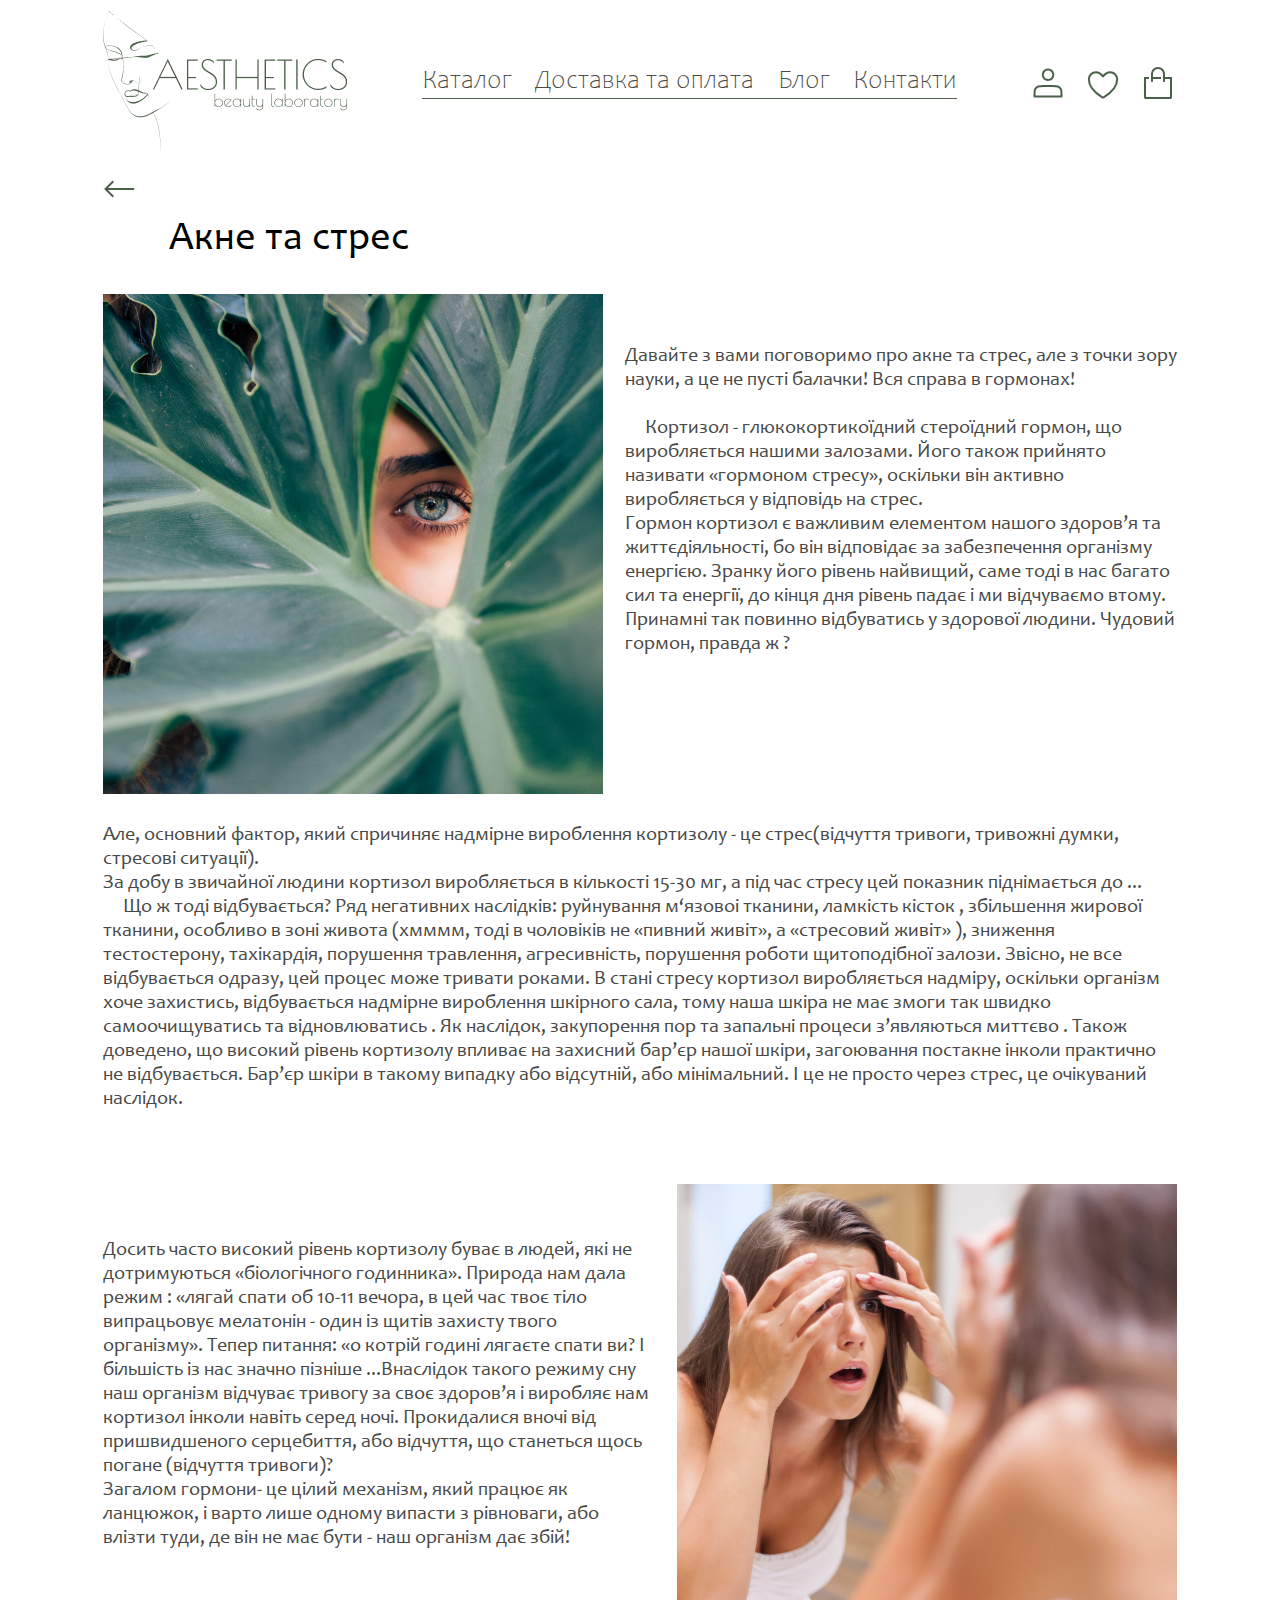
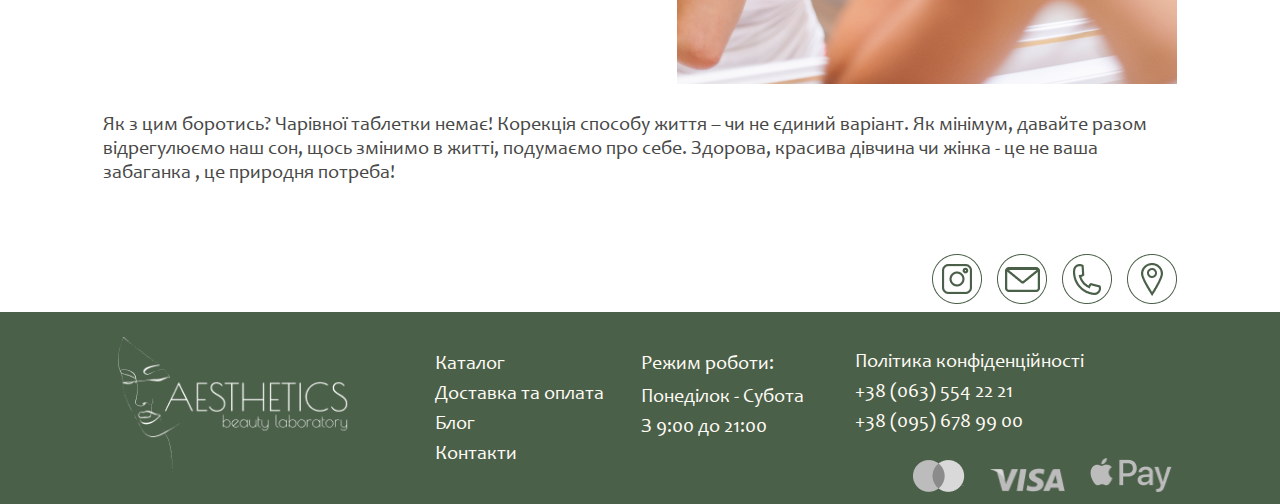
<file: blog/acne_stress.html>
<!DOCTYPE html>
<html xmlns="http://www.w3.org/1999/xhtml" lang="uk">
<head>
	<meta http-equiv="Content-Type" content="text/html; charset=utf-8" />
	<meta name="viewport" content="width=device-width; initial-scale=1" />
	<link rel="preconnect" href="https://fonts.googleapis.com">
	<link rel="preconnect" href="https://fonts.gstatic.com" crossorigin>
	<link href="https://fonts.googleapis.com/css2?family=Inter:wght@300&family=Poiret+One&display=swap" rel="stylesheet">
	<link rel="stylesheet" href="../css/all.css" type="text/css"/>
	<link rel="stylesheet" href="../css/fonts.css" type="text/css"/>
	<script src="https://code.jquery.com/jquery-3.6.3.min.js" integrity="sha256-pvPw+upLPUjgMXY0G+8O0xUf+/Im1MZjXxxgOcBQBXU=" crossorigin="anonymous"></script>
	<script src="../js/jquery-3.6.2.min.js"></script>
	<script src="../js/main.js"></script>
	<title>Blog-Acne and Stress-AESTHETICS</title>
</head>
<body>
	<div class="wrapper">
		<header>
			<div class="layout">
				<h1 class="hidden">Акне та стрес- Aesthetics</h1>
				<a href="../index.html" target="_blank" rel="noopener noreferrer">
					<img src="../images/logo_2.png" alt="logo" class="header-logo">
				</a>
				<nav>
					<ul class="nav-menu">
						<li>
							<a href="../catalogue.html" target="_blank" rel="noopener noreferrer">Каталог</a>
						</li>
						<li>
							<a href="../delivery_payment.html" target="_blank" rel="noopener noreferrer">Доставка та оплата</a>
						</li>
						<li>
							<a href="../blog/acne_stress.html" target="_blank" rel="noopener noreferrer">Блог</a>
						</li>
						<li>
							<a href="../contacts.html" target="_blank" rel="noopener noreferrer">Контакти</a>
						</li>
					</ul>
				</nav>
				<ul class="user-utilities">
					<li class="nav-cabinet">
						<a href="../personal_cabinet.html" target="_blank" rel="noopener noreferrer">
						</a>
					</li>
					<li class="nav-favorite">
						<a href="../personal_cabinet.html#wish-list" target="_blank" rel="noopener noreferrer">
						</a>
					</li>
					<li class="nav-basket">
						<a href="../basket.html" target="_blank" rel="noopener noreferrer">
						</a>
					</li>
					<li class="burger-menu">
						<button class="burger-btn-extra"><img src="../images/burger-btn.png" alt="burger menu button"></button>
						<ul class="menu">
							<li>
								<a href="../catalogue.html" target="_blank" rel="noopener noreferrer">Каталог</a>
							</li>
							<li>
								<a href="../delivery_payment.html" target="_blank" rel="noopener noreferrer">Доставка та оплата</a>
							</li>
							<li>
								<a href="../blog/acne_stress.html" target="_blank" rel="noopener noreferrer">Блог</a>
							</li>
							<li>
								<a href="../contacts.html" target="_blank" rel="noopener noreferrer">Контакти</a>
							</li>
						</ul>
					</li>
				</ul>
			</div>
		</header>
		<main>
			<div class="layout">
				<div class="arrow-back-blog">
					<a href="../index.html#blog-1"><img src="../images/icon_arrow_left.png" alt="Go back arrow"></a>
				</div>
				<article class="blog-acne-stress">
					<h1>Акне та стрес</h1>
					<div class="acne-stress-beginning">
						<div class="cortisol">
							<p>
								Давайте з вами поговоримо про акне та стрес, але з точки зору науки, а це не пусті балачки! Вся справа в гормонах!
								<br>
								<br>
							</p>
							<p>
								<span class="indent">Кортизол</span> - глюкокортикоїдний стероїдний гормон, що виробляється нашими залозами.  Його також прийнято називати «гормоном стресу», оскільки він активно виробляється у відповідь на стрес.
							</p>
							<p>
								Гормон кортизол є важливим елементом нашого здоров’я та життєдіяльності, бо він відповідає за забезпечення організму енергією. Зранку його рівень найвищий, саме тоді в нас багато сил та енергії, до кінця дня рівень падає і ми відчуваємо втому. Принамні так повинно відбуватись у здорової людини. Чудовий гормон, правда ж ?
							</p>
						</div>
						<div class="img-holder">
							<img src="../images/acne_stress_1.png" alt="Woman hiding after palm leave">
						</div>
					</div>
					<div class="stress">
						<p>
							Але, основний фактор, який спричиняє надмірне вироблення кортизолу - це стрес(відчуття тривоги, тривожні думки, стресові ситуації).
						</p>
						<p>
							За добу в звичайної людини кортизол виробляється в кількості 15-30 мг, а під час стресу цей показник піднімається до ...
						</p>
						<p>
							<span class="indent">Що</span> ж тоді відбувається? Ряд негативних наслідків: руйнування м‘язовоі тканини, ламкість кісток , збільшення жирової тканини, особливо в зоні живота (хмммм, тоді в чоловіків не «пивний живіт», а «стресовий живіт» ), зниження тестостерону, тахікардія, порушення травлення, агресивність, порушення роботи щитоподібної залози. Звісно, не все відбувається одразу, цей процес може тривати роками. В стані стресу кортизол виробляється надміру, оскільки організм хоче захистись, відбувається надмірне вироблення шкірного сала, тому наша шкіра не має змоги так швидко самоочищуватись та відновлюватись . Як наслідок, закупорення пор та запальні процеси з’являються миттєво . Також доведено, що високий рівень кортизолу впливає на захисний бар’єр нашої шкіри, загоювання постакне інколи практично не відбувається. Бар’єр шкіри в такому випадку або відсутній, або мінімальний. І це не просто через стрес, це очікуваний наслідок.
						</p>
					</div>
					<div class="acne-stress-end">
						<div class="img-holder">
							<img src="../images/acne_stress_3.png" alt="Woman looking at the mirror">
						</div>
						<div class="bio-clock">
							<p>
								Досить часто високий рівень кортизолу буває в людей, які не дотримуються «біологічного годинника». Природа нам дала режим : «лягай спати об 10-11 вечора, в цей час твоє тіло випрацьовує мелатонін -  один із щитів захисту твого організму». Тепер питання: «о котрій годині лягаєте спати ви? І більшість із нас значно пізніше  ...Внаслідок такого режиму сну наш організм відчуває тривогу за своє здоров’я  і виробляє  нам кортизол інколи навіть серед ночі. Прокидалися вночі від пришвидшеного серцебиття, або відчуття, що станеться щось погане (відчуття тривоги)?
							</p>
							<p>
								Загалом гормони-  це цілий механізм, який працює як ланцюжок, і варто лише одному  випасти з рівноваги,  або влізти туди, де він не має бути - наш організм дає збій!
							</p>
						</div>
					</div>
					<p class="summary">
						Як з цим боротись? Чарівної таблетки немає! Корекція способу життя – чи не єдиний варіант. Як мінімум, давайте разом відрегулюємо наш сон, щось змінимо в житті, подумаємо про себе. Здорова, красива дівчина чи жінка - це не ваша забаганка , це природня потреба!
					</p>
				</article>
			</div>
		</main>
		<footer>
			<section class="footer-quick-contacts">
				<div class="layout">
					<h2 class="hidden">
						Швидкі контакти
					</h2>
					<ul>
						<li class="footer-instagram">
							<a href="#" target="_blank" rel="noopener noreferrer">
							</a>
						</li>
						<li class="footer-email">
							<a href="#" target="_blank" rel="noopener noreferrer">
							</a>
						</li>
						<li class="footer-phone">
							<a href="#" target="_blank" rel="noopener noreferrer">
							</a>
						</li>
						<li class="footer-location">
							<a href="#" target="_blank" rel="noopener noreferrer">
							</a>
						</li>
					</ul>
				</div>
			</section>
			<section class="footer-main">
				<div class="layout">
					<h2 class="hidden">
						Додаткова інформація
					</h2>
					<div class="footer-logo">
						<a href="../index.html" target="_blank" rel="noopener noreferrer">
						<img src="../images/logo_3.png" alt="logo" width="232">
						</a>
					</div>
					<div class="footer-nav">
						<ul>
							<li>
								<a href="../catalogue.html" target="_blank" rel="noopener noreferrer">
									Каталог
								</a>
							</li>
							<li>
								<a href="../delivery_payment.html" target="_blank" rel="noopener noreferrer">
									Доставка та оплата
								</a>
							</li>
							<li>
								<a href="../blog/acne_stress.html" target="_blank" rel="noopener noreferrer">Блог</a>
							</li>
							<li>
								<a href="../contacts.html" target="_blank" rel="noopener noreferrer">
									Контакти
								</a>
							</li>
						</ul>
					</div>
					<div class="working-hours">
						<h3>
							Режим роботи:
						</h3>
						<ul>
							<li>
								Понеділок - Субота
							</li>
							<li>
								З 9:00 до 21:00
							</li>
						</ul>
					</div>
					<div class="footer-last">
						<ul class="footer-contacts">
								<li>
									<a href="#">Політика конфіденційності</a>
								</li>
								<li>
									<a href="tel:+380635542221">+38 (063) 554 22 21</a>
								</li>
								<li>
									<a href="tel:+380956789900">+38 (095) 678 99 00</a>
								</li>
						</ul>
						<div class="footer-contacts-mobile">
							<a href="#">Політика конфіденційності</a>
							<div>
								<a href="tel:+380635542221">+38 (063) 554 22 21</a>
								<br>
								<a href="tel:+380956789900">+38 (095) 678 99 00</a>
							</div>
						</div>
						<div class="payment-methods">
							<ul>
								<li class="mastercard">
								</li>
								<li class="visa">
								</li>
								<li class="apay">
								</li>
							</ul>
						</div>
					</div>
				</div>
			</section>
		</footer>
	</div>
</body>
</html>
</file>
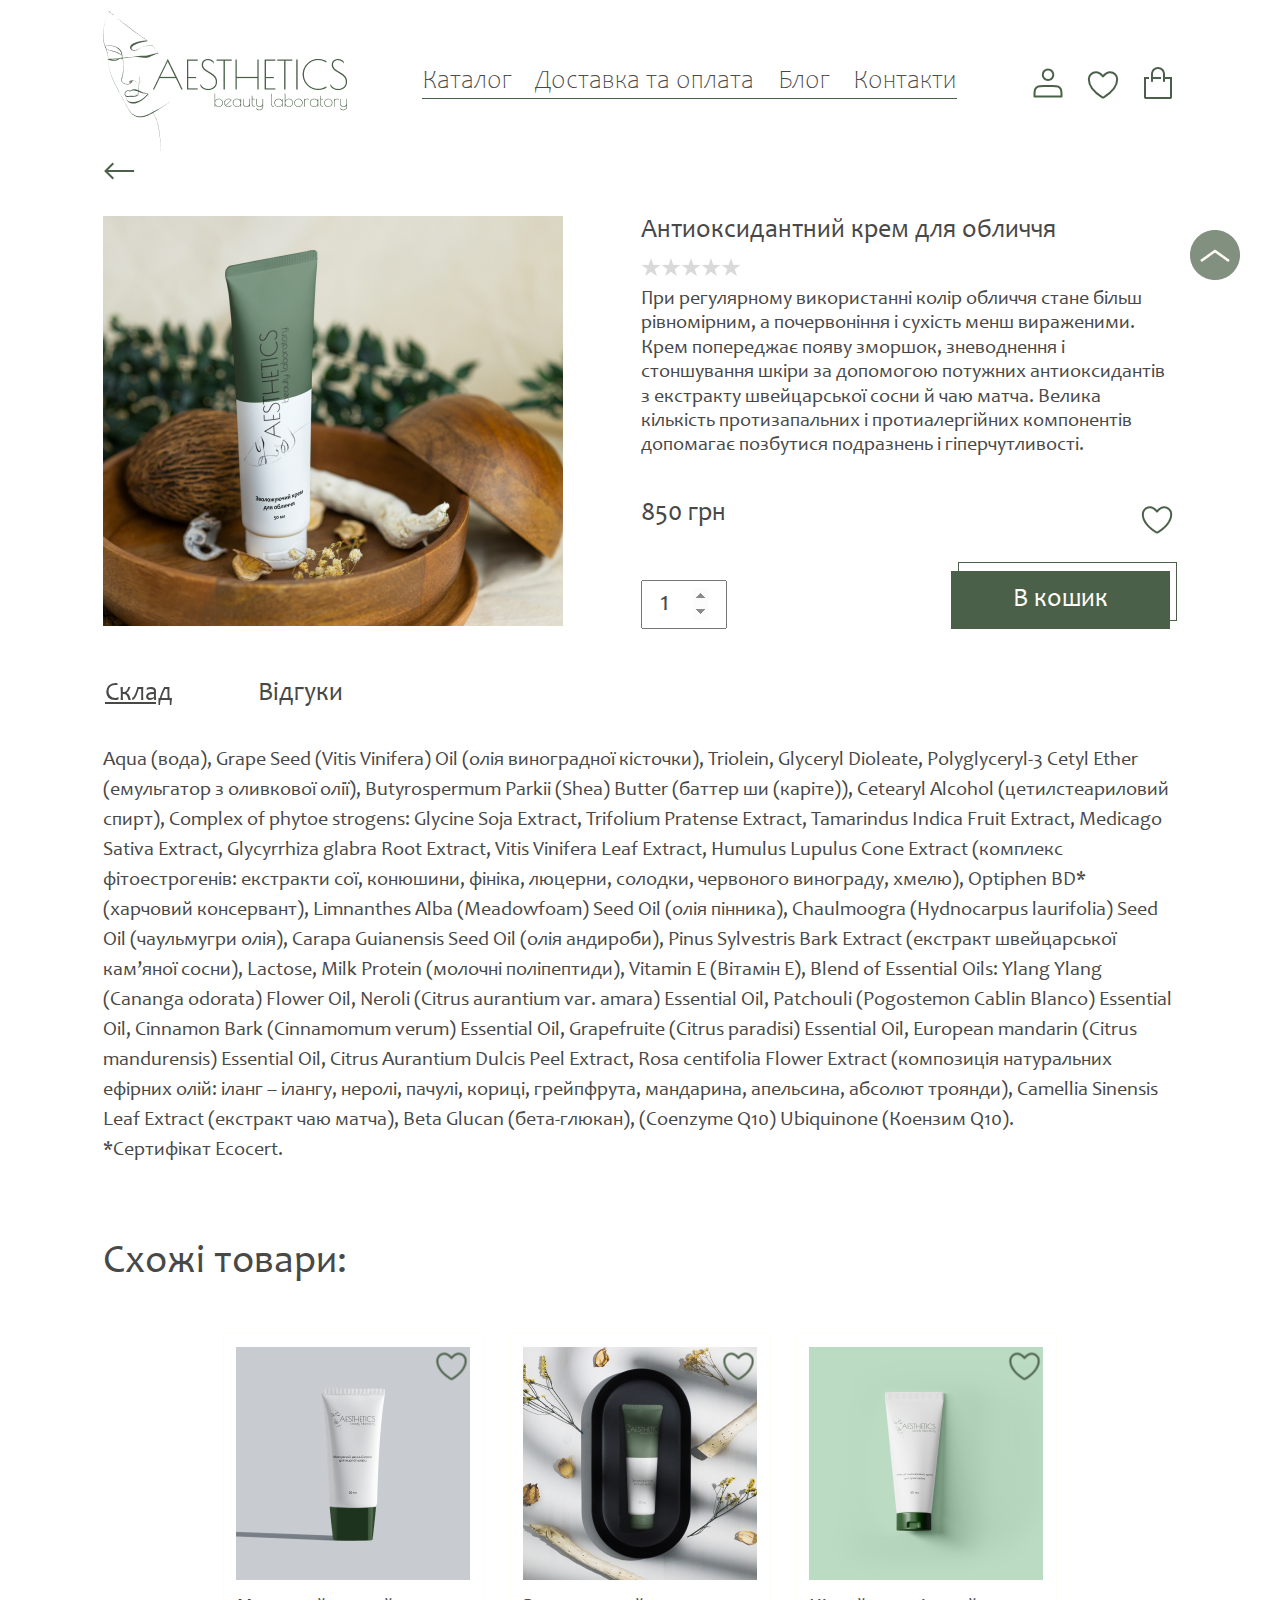
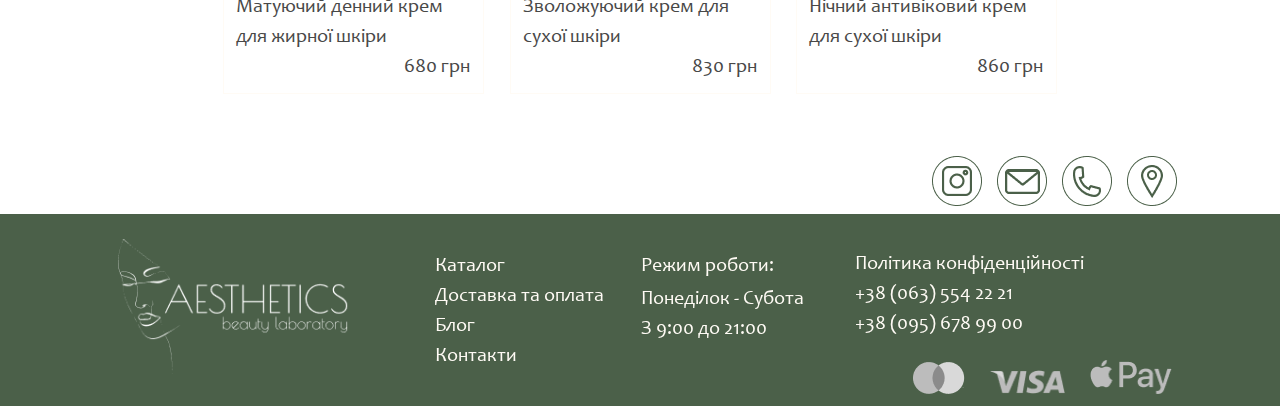
<file: product/2.html>
<!DOCTYPE html>
<html xmlns="http://www.w3.org/1999/xhtml" lang="uk">
<head>
	<meta http-equiv="Content-Type" content="text/html; charset=utf-8" />
	<meta name="viewport" content="width=device-width; initial-scale=1" />
	<link rel="preconnect" href="https://fonts.googleapis.com">
	<link rel="preconnect" href="https://fonts.gstatic.com" crossorigin>
	<link href="https://fonts.googleapis.com/css2?family=Inter:wght@300&family=Poiret+One&display=swap" rel="stylesheet">
	<link rel="stylesheet" href="../css/all.css" type="text/css"/>
	<link rel="stylesheet" href="../css/fonts.css" type="text/css"/>
  <script src="https://code.jquery.com/jquery-3.6.3.min.js" integrity="sha256-pvPw+upLPUjgMXY0G+8O0xUf+/Im1MZjXxxgOcBQBXU=" crossorigin="anonymous"></script>
	<script src="../js/jquery-3.6.2.min.js"></script>
  <script src="../js/main.js"></script>
	<title>Antioxidant Face Cream-AESTHETICS</title>
</head>
<body>
	<div class="wrapper">
		<header>
			<div class="layout">
				<h1 class="hidden">Антиоксидантний крем для обличчя- Aesthetics</h1>
				<a href="../index.html" target="_blank" rel="noopener noreferrer">
					<img src="../images/logo_2.png" alt="logo" class="header-logo">
				</a>
				<nav>
					<ul class="nav-menu">
						<li>
							<a href="../catalogue.html" target="_blank" rel="noopener noreferrer">Каталог</a>
						</li>
						<li>
							<a href="../delivery_payment.html" target="_blank" rel="noopener noreferrer">Доставка та оплата</a>
						</li>
						<li>
							<a href="../blog/acne_stress.html" target="_blank" rel="noopener noreferrer">Блог</a>
						</li>
						<li>
							<a href="../contacts.html" target="_blank" rel="noopener noreferrer">Контакти</a>
						</li>
					</ul>
				</nav>
				<ul class="user-utilities">
					<li class="nav-cabinet">
						<a href="../personal_cabinet.html" target="_blank" rel="noopener noreferrer">
						</a>
					</li>
					<li class="nav-favorite">
						<a href="../personal_cabinet.html#wish-list" target="_blank" rel="noopener noreferrer">
						</a>
					</li>
					<li class="nav-basket">
						<a href="../basket.html" target="_blank" rel="noopener noreferrer">
						</a>
					</li>
					<li class="burger-menu">
						<button class="burger-btn-extra"><img src="../images/burger-btn.png" alt="burger menu button"></button>
						<ul class="menu">
							<li>
								<a href="../catalogue.html" target="_blank" rel="noopener noreferrer">Каталог</a>
							</li>
							<li>
								<a href="../delivery_payment.html" target="_blank" rel="noopener noreferrer">Доставка та оплата</a>
							</li>
							<li>
								<a href="../blog/acne_stress.html" target="_blank" rel="noopener noreferrer">Блог</a>
							</li>
							<li>
								<a href="../contacts.html" target="_blank" rel="noopener noreferrer">Контакти</a>
							</li>
						</ul>
					</li>
				</ul>
			</div>
		</header>
		<main>
      <div class="layout">
        <div class="product-icons">
          <div class="arrow-back">
            <a href="../catalogue.html#product-2"><img src="../images/icon_arrow_left.png" alt="Go back arrow"></a>
          </div>
          <button type="button" name="to-favorite" class="item-icon"></button>
        </div>
        <section class="product-info">
          <h2 class="hidden">Product Information</h2>
          <div class="description-main">
            <div class="img-holder">
              <img src="../images/catalogue_antiox_cream_2.png" alt="Antioxidant face cream">
            </div>
            <div class="text">
              <h3>
                Антиоксидантний крем для обличчя
              </h3>
              <p class="price-mob">
                850 грн
              </p>
              <div class="star-rating">
                <input type="radio" name="stars" id="star-a" value="5">
                <label for="star-a"></label>
                <input type="radio" name="stars" id="star-b" value="4">
                <label for="star-b"></label>
                <input type="radio" name="stars" id="star-c" value="3">
                <label for="star-c"></label>
                <input type="radio" name="stars" id="star-d" value="2">
                <label for="star-d"></label>
                <input type="radio" name="stars" id="star-e" value="1">
                <label for="star-e"></label>
              </div>
              <p class="text-description">
                При регулярному використанні колір обличчя стане більш рівномірним, а почервоніння і сухість менш вираженими. Крем попереджає появу зморшок, зневоднення і стоншування шкіри за допомогою потужних антиоксидантів з екстракту швейцарської сосни й чаю матча. Велика кількість протизапальних і протиалергійних компонентів допомагає позбутися подразнень і гіперчутливості.
              </p>
              <div class="price-fav">
                <p class="price">
                  850 грн
                </p>
                <button type="button" name="to-favorite" class="item-icon"></button>
              </div>
              <form class="#" action="../basket.html" method="post">
                <input type="number" name="quantity" min="1" max="10" value="1" autofocus>
                <div class="tobasket-btn-container">
                  <button type="button" name="button">В кошик</button>
                </div>
              </form>
            </div>
          </div>
          <div class="description-extra tabs">
            <div class="tab ingridients">
              <input type="radio" name="css-tabs" id="tab-1" checked class="tab-switch">
              <label for="tab-1" class="tab-label">Склад</label>
            <div class="tab-content">
              <p>
                Aqua (вода), Grape Seed (Vitis Vinifera) Oil (олія виноградної кісточки), Triolein, Glyceryl Dioleate, Polyglyceryl-3 Cetyl Ether (емульгатор з оливкової олії), Butyrospermum Parkii (Shea) Butter (баттер ши (каріте)), Cetearyl Alcohol (цетилстеариловий спирт), Complex of phytoе strogens: Glycine Soja Extract, Trifolium Pratense Extract, Tamarindus Indica Fruit Extract, Medicago Sativa Extract, Glycyrrhiza glabra Root Extract, Vitis Vinifera Leaf Extract, Humulus Lupulus Cone Extract (комплекс фітоестрогенів: екстракти сої, конюшини, фініка, люцерни, солодки, червоного винограду, хмелю), Optiphen BD* (харчовий консервант), Limnanthes Alba (Meadowfoam) Seed Oil (олія пінника), Сhaulmoogra (Hydnocarpus laurifolia) Seed Oil (чаульмугри олія), Carapa Guianensis Seed Oil (олія андироби), Pinus Sylvestris Bark Extract (екстракт швейцарської кам’яної сосни), Lactose, Milk Protein (молочні поліпептиди), Vitamin E (Вітамін Е), Blend of Essential Oils: Ylang Ylang (Cananga odorata) Flower Oil, Neroli (Citrus aurantium var. amara) Essential Oil, Patchouli (Pogostemon Cablin Blanco) Essential Oil, Cinnamon Bark (Cinnamomum verum) Essential Oil, Grapefruite (Citrus paradisi) Essential Oil, European mandarin (Citrus mandurensis) Essential Oil, Citrus Aurantium Dulcis Peel Extract, Rosa centifolia Flower Extract (композиція натуральних ефірних олій: іланг – ілангу, неролі, пачулі, кориці, грейпфрута, мандарина, апельсина, абсолют троянди), Camellia Sinensis Leaf Extract (екстракт чаю матча), Beta Glucan (бета-глюкан), (Coenzyme Q10) Ubiquinone (Коензим Q10).
                <br>
                *Сертифікат Ecocert.
                </p>
            </div>
            </div>
            <div class="tab reviews">
              <input type="radio" name="css-tabs" id="tab-2" class="tab-switch">
              <label for="tab-2" class="tab-label">Відгуки</label>
              <div class="tab-content">
                <button type="button" name="leave-review-btn">Залишити відгук</button>
                <div class="review-description">
                  <div class="reviewer">
                    <h3>Катерина</h3>
                    <p>5.08.2022</p>
                  </div>
                  <div class="star-rating-1">
                    <input type="radio" name="star-1" id="star-f" value="5">
                    <label for="star-f"></label>
                    <input type="radio" name="star-1" id="star-g" value="4">
                    <label for="star-g"></label>
                    <input type="radio" name="star-1" id="star-h" value="3">
                    <label for="star-h"></label>
                    <input type="radio" name="star-1" id="star-i" value="2">
                    <label for="star-i"></label>
                    <input type="radio" name="star-1" id="star-j" value="1">
                    <label for="star-j"></label>
                  </div>
                  <p class="text-review">
                    Цей крем замовляю вдруге, дуже задоволена. Дякую за швидку доставку!
                  </p>
                </div>
                <div class="review-description">
                  <div class="reviewer">
                    <h3>Поліна</h3>
                    <p>3.08.2022</p>
                  </div>
                  <div class="star-rating-2">
                    <input type="radio" name="star-2" id="star-k" value="5">
                    <label for="star-k"></label>
                    <input type="radio" name="star-2" id="star-l" value="4">
                    <label for="star-l"></label>
                    <input type="radio" name="star-2" id="star-m" value="3">
                    <label for="star-m"></label>
                    <input type="radio" name="star-2" id="star-n" value="2">
                    <label for="star-n"></label>
                    <input type="radio" name="star-2" id="star-o" value="1">
                    <label for="star-o"></label>
                  </div>
                  <p class="text-review">
                    Товар дуже якісний, крем не залишає липку плівку. Дякую!
                  </p>
                </div>
                <div class="review-description">
                  <div class="reviewer">
                    <h3>Олена</h3>
                    <p>28.07.2022</p>
                  </div>
                  <div class="star-rating-3">
                    <input type="radio" name="star-3" id="star-p" value="5">
                    <label for="star-p"></label>
                    <input type="radio" name="star-3" id="star-q" value="4">
                    <label for="star-q"></label>
                    <input type="radio" name="star-3" id="star-r" value="3">
                    <label for="star-r"></label>
                    <input type="radio" name="star-3" id="star-s" value="2">
                    <label for="star-s"></label>
                    <input type="radio" name="star-3" id="star-t" value="1">
                    <label for="star-t"></label>
                  </div>
                  <p class="text-review">
                    Почитала відгуки і вирішила спробувати цей засіб. Я дуже вдячна магазину за такий якісний продукт!
                  </p>
                </div>
                <div class="show-more">
                  <a href="#" target="_blank" rel="noopener noreferrer" class="show-more-btn">Показати ще</a>
                </div>
              </div>
            </div>
          </div>
          <div class="tab-wrapper">
            <div class="tab-mobile">
              <input name="css-tabs" id="tab-3" checked class="tab-switch" type="checkbox">
              <label for="tab-3" class="tab-label">Склад</label>
            <div class="tab-content-mobile">
              <p>
                Aqua (вода), Grape Seed (Vitis Vinifera) Oil (олія виноградної кісточки), Triolein, Glyceryl Dioleate, Polyglyceryl-3 Cetyl Ether (емульгатор з оливкової олії), Butyrospermum Parkii (Shea) Butter (баттер ши (каріте)), Cetearyl Alcohol (цетилстеариловий спирт), Complex of phytoе strogens: Glycine Soja Extract, Trifolium Pratense Extract, Tamarindus Indica Fruit Extract, Medicago Sativa Extract, Glycyrrhiza glabra Root Extract, Vitis Vinifera Leaf Extract, Humulus Lupulus Cone Extract (комплекс фітоестрогенів: екстракти сої, конюшини, фініка, люцерни, солодки, червоного винограду, хмелю), Optiphen BD* (харчовий консервант), Limnanthes Alba (Meadowfoam) Seed Oil (олія пінника), Сhaulmoogra (Hydnocarpus laurifolia) Seed Oil (чаульмугри олія), Carapa Guianensis Seed Oil (олія андироби), Pinus Sylvestris Bark Extract (екстракт швейцарської кам’яної сосни), Lactose, Milk Protein (молочні поліпептиди), Vitamin E (Вітамін Е), Blend of Essential Oils: Ylang Ylang (Cananga odorata) Flower Oil, Neroli (Citrus aurantium var. amara) Essential Oil, Patchouli (Pogostemon Cablin Blanco) Essential Oil, Cinnamon Bark (Cinnamomum verum) Essential Oil, Grapefruite (Citrus paradisi) Essential Oil, European mandarin (Citrus mandurensis) Essential Oil, Citrus Aurantium Dulcis Peel Extract, Rosa centifolia Flower Extract (композиція натуральних ефірних олій: іланг – ілангу, неролі, пачулі, кориці, грейпфрута, мандарина, апельсина, абсолют троянди), Camellia Sinensis Leaf Extract (екстракт чаю матча), Beta Glucan (бета-глюкан), (Coenzyme Q10) Ubiquinone (Коензим Q10).
                <br>
                *Сертифікат Ecocert.
                </p>
            </div>
            </div>
            <div class="tab-mobile">
              <input name="css-tabs" id="tab-4" class="tab-switch">
              <label for="tab-4" class="tab-label">Відгуки</label>
              <div class="tab-content-mobile">
                <button type="button" name="leave-review-btn">Залишити відгук</button>
                <div class="review-description">
                  <div class="reviewer">
                    <h3>Катерина</h3>
                    <p>5.08.2022</p>
                  </div>
                  <div class="star-rating-22">
                    <input type="radio" name="star-1" id="star-111" value="5">
                    <label for="star-111"></label>
                    <input type="radio" name="star-1" id="star-112" value="4">
                    <label for="star-112"></label>
                    <input type="radio" name="star-1" id="star-113" value="3">
                    <label for="star-113"></label>
                    <input type="radio" name="star-1" id="star-114" value="2">
                    <label for="star-114"></label>
                    <input type="radio" name="star-1" id="star-115" value="1">
                    <label for="star-115"></label>
                  </div>
                  <p class="text-review">
                    Цей крем замовляю вдруге, дуже задоволена. Дякую за швидку доставку!
                  </p>
                </div>
                <div class="review-description">
                  <div class="reviewer">
                    <h3>Поліна</h3>
                    <p>3.08.2022</p>
                  </div>
                  <div class="star-rating-23">
                    <input type="radio" name="star-2" id="star-116" value="5">
                    <label for="star-116"></label>
                    <input type="radio" name="star-2" id="star-117" value="4">
                    <label for="star-117"></label>
                    <input type="radio" name="star-2" id="star-118" value="3">
                    <label for="star-118"></label>
                    <input type="radio" name="star-2" id="star-119" value="2">
                    <label for="star-119"></label>
                    <input type="radio" name="star-2" id="star-120" value="1">
                    <label for="star-120"></label>
                  </div>
                  <p class="text-review">
                    Товар дуже якісний, крем не залишає липку плівку. Дякую!
                  </p>
                </div>
                <div class="review-description">
                  <div class="reviewer">
                    <h3>Олена</h3>
                    <p>28.07.2022</p>
                  </div>
                  <div class="star-rating-24">
                    <input type="radio" name="star-3" id="star-121" value="5">
                    <label for="star-121"></label>
                    <input type="radio" name="star-3" id="star-122" value="4">
                    <label for="star-122"></label>
                    <input type="radio" name="star-3" id="star-123" value="3">
                    <label for="star-123"></label>
                    <input type="radio" name="star-3" id="star-124" value="2">
                    <label for="star-124"></label>
                    <input type="radio" name="star-3" id="star-125" value="1">
                    <label for="star-125"></label>
                  </div>
                  <p class="text-review">
                    Почитала відгуки і вирішила спробувати цей засіб. Я дуже вдячна магазину за такий якісний продукт!
                  </p>
                </div>
                <div class="show-more">
                  <a href="#" target="_blank" rel="noopener noreferrer" class="show-more-btn">Показати ще</a>
                </div>
              </div>
            </div>
          </div>
        </section>
        <section class="related-items">
          <h2 class="hidden">Схожі товари</h2>
          <h3>Схожі товари:</h3>
          <div class="slider-container">
            <ul class="catalogue-cards" id="catalogue-slider">
              <li>
                <div class="img-holder">
                  <img src="../images/catalogue_mattif_day_cream_oil.png" alt="Mattifying day cream" class="item-pic">
                  <button type='button' name='to-favorite' class='item-icon'></button>
                </div>
                <h4>Матуючий денний крем для жирної шкіри
                </h4>
                <div class="mobile-extra">
                  <button type='button' name='button' class='basket-icon'><img src='../images/icon_basket.png' alt="icon of basket"></button>
                  <p>680 грн</p>
                </div>
              </li>
              <li>
                <div class="img-holder">
                  <img src="../images/catalogue_hydr_cream_dry.png" alt="Hydrating cream for dry skin" class="item-pic">
                  <button type='button' name='to-favorite' class='item-icon'></button>
                </div>
                <h4>Зволожуючий крем для сухої шкіри
                </h4>
                <div class="mobile-extra">
                  <button type='button' name='button' class='basket-icon'><img src='../images/icon_basket.png' alt="icon of basket"></button>
                  <p>830 грн</p>
                </div>
              </li>
              <li>
                <div class="img-holder">
                  <img src="../images/catalogue_night_antiage_cream_dry.png" alt="Нічний антивіковий крем для сухої шкіри" class="item-pic">
                  <button type='button' name='to-favorite' class='item-icon'></button>
                </div>
                <h4>Нічний антивіковий крем для сухої шкіри
                </h4>
                <div class="mobile-extra">
                  <button type='button' name='button' class='basket-icon'><img src='../images/icon_basket.png' alt="icon of basket"></button>
                  <p>860 грн</p>
                </div>
              </li>
            </ul>
            <div class="slider-dots"></div>
          </div>
        </section>
      </div>
		</main>
    <footer>
			<section class="footer-quick-contacts">
				<div class="layout">
					<h2 class="hidden">
						Швидкі контакти
					</h2>
					<ul>
						<li class="footer-instagram">
							<a href="#" target="_blank" rel="noopener noreferrer">
							</a>
						</li>
						<li class="footer-email">
							<a href="#" target="_blank" rel="noopener noreferrer">
							</a>
						</li>
						<li class="footer-phone">
							<a href="#" target="_blank" rel="noopener noreferrer">
							</a>
						</li>
						<li class="footer-location">
							<a href="#" target="_blank" rel="noopener noreferrer">
							</a>
						</li>
					</ul>
				</div>
			</section>
			<section class="footer-main">
				<div class="layout">
					<h2 class="hidden">
						Додаткова інформація
					</h2>
					<div class="footer-logo">
						<a href="../index.html" target="_blank" rel="noopener noreferrer">
						<img src="../images/logo_3.png" alt="logo" width="232">
						</a>
					</div>
					<div class="footer-nav">
						<ul>
							<li>
								<a href="../catalogue.html" target="_blank" rel="noopener noreferrer">
									Каталог
								</a>
							</li>
							<li>
								<a href="../delivery_payment.html" target="_blank" rel="noopener noreferrer">
									Доставка та оплата
								</a>
							</li>
							<li>
								<a href="../blog/acne_stress.html" target="_blank" rel="noopener noreferrer">Блог</a>
							</li>
							<li>
								<a href="../contacts.html" target="_blank" rel="noopener noreferrer">
									Контакти
								</a>
							</li>
						</ul>
					</div>
					<div class="working-hours">
						<h3>
							Режим роботи:
						</h3>
						<ul>
							<li>
								Понеділок - Субота
							</li>
							<li>
								З 9:00 до 21:00
							</li>
						</ul>
					</div>
					<div class="footer-last">
						<ul class="footer-contacts">
								<li>
									<a href="#">Політика конфіденційності</a>
								</li>
								<li>
									<a href="tel:+380635542221">+38 (063) 554 22 21</a>
								</li>
								<li>
									<a href="tel:+380956789900">+38 (095) 678 99 00</a>
								</li>
						</ul>
						<div class="footer-contacts-mobile">
							<a href="#">Політика конфіденційності</a>
							<div>
								<a href="tel:+380635542221">+38 (063) 554 22 21</a>
								<br>
								<a href="tel:+380956789900">+38 (095) 678 99 00</a>
							</div>
						</div>
						<div class="payment-methods">
							<ul>
								<li class="mastercard">
								</li>
								<li class="visa">
								</li>
								<li class="apay">
								</li>
							</ul>
						</div>
					</div>
				</div>
			</section>
			<a href="#" class="main-scroll" id="main-scroll" style="visibility: visible;">
				<img src="../images/round_scroll.png" alt="Scroll up">
			</a>
		</footer>
	</div>
</body>
</html>
</file>
<file: css/fonts.css>
/* Example */
/* @font-face {
    font-family: 'Corbel';
    src: url('../fonts/Corbel.eot');
    src: url('../fonts/Corbel.eot?#iefix') format('embedded-opentype'),
         url('../fonts/Corbel.woff') format('woff'),
         url('../fonts/Corbel.ttf') format('truetype'),
         url('../fonts/Corbel.svg#Corbel') format('svg');
    font-weight: normal;
    font-style: normal;
}
*/
@font-face {
    font-family: 'Candara';
    src: url('../fonts/Candara.woff2') format('woff2'),
        url('../fonts/Candara.woff') format('woff');
    font-weight: normal;
    font-style: normal;
    font-display: swap;
}
@font-face {
  font-family: 'Candara';
  src: url('../fonts/Candara-Light.woff2') format('woff2'),
      url('../fonts/Candara-Light.woff') format('woff');
  font-weight: 300;
  font-style: normal;
  font-display: swap;
}
</file>
<file: css/all.css>
/***************************************************              GENERAL RESET STYLES             ***************************************************/

:root {
  --primary-text-color: #484847;
  --secondary-text-color: #FFFBF5;
  --primary-header-color: #000000;
  --primary-accent-color: #4B6049;
}

html, body, div, span, object, iframe,
h1, h2, h3, h4, h5, h6, p, blockquote, pre,
abbr, address, cite, code,
del, dfn, em, img, ins, kbd, q, samp,
small, strong, sub, sup, var,
b, i,
dl, dt, dd, ol, ul, li,
fieldset, form, label, legend,
table, caption, tbody, tfoot, thead, tr, th, td,
article, aside, canvas, details, figcaption, figure,
footer, header, hgroup, menu, nav, section, summary,
time, mark, audio, video {
  margin:0;
  padding:0;
  border:0;
  outline:0;
  font-size:100%;
  vertical-align:baseline;
  background:transparent;
  scroll-behavior: smooth;
}
* {box-sizing: border-box;}
*:focus {outline: none;}
article,aside,details,figcaption,figure,
footer,header,hgroup,menu,nav,section {
  display:block;
}
nav ul {list-style:none;}
ol, ul {
	list-style: none;
	margin:0;
	padding:0;
}
a {
  margin:0;
  padding:0;
  font-size:100%;
  vertical-align:baseline;
  background:transparent;
	text-decoration:none;
  color: inherit;
}
a:hover {text-decoration:none;}
table {
  border-collapse:collapse;
  border-spacing:0;
}
img {
	border-style:none;
	max-width:100%;
}
form fieldset {
	margin:0;
	padding:0;
	border:none;
}
input, textarea, select {
	vertical-align:middle;
	color:#000;
	padding:0;
}
input, select {vertical-align:middle;}
body {
  color: var(--primary-text-color);
  font-family: 'Candara', sans-serif;
  font-weight: 400;
  font-size: 26px;
  line-height: 1.23;
}
.wrapper {
	display:block;
	position:relative;
	width:100%;
	height:100%;
}
.layout {
  display: block;
  position:relative;
  max-width: 1074px;
	margin: 0 auto;
}
@media (max-width: 1279px) {
  .layout{
    padding-right: 16px;
    padding-left: 16px;
  }
}
header,
main,
footer,
section{
  display: block;
  position:relative;
  width: 100%;
  margin: 0 auto;
}
#content {
  display: block;
  position: relative;
  width: 100%;
}
.main-scroll {
  position: fixed;
  z-index: 4;
  width: 50px;
  height: 50px;
  left: 80.5%;
  top: 271px;
}
@media (max-width: 1439px) {
  .main-scroll{
    left: 93%;
    top: 230px;
  }
}
@media (max-width: 1279px) {
  .main-scroll{
    display: none;
  }
}
@media (max-width: 1074px) {
  .main-scroll{
    display: block;
    top: 230px;
    left: 90%;
    width: 40px;
    height: 40px;
  }
}
.hidden {
  text-indent: -9999px;
  position: absolute;
  top: -9999px;
  left: -9999px;
}

/*--------------------Navigation Section */
header .layout {
  display: flex;
  align-items: center;
  justify-content: space-between;
  max-height: 144px;
  margin: 11px auto 0 auto;
}
@media (max-width: 1074px) {
  header{
    position: relative;
  }
}
@media (max-width: 783px) {
  header{
    max-height: auto;
    position: relative;
  }
}
@media (max-width: 360px) {
  header .layout{
    margin-top: 0;
  }
}
header .header-logo {
  max-width: 246px;
}
@media (max-width: 1119px) {
  header .header-logo{
    max-width: 200px;
  }
}
@media (max-width: 637px) {
  header .header-logo{
    margin: 0;
    width: 150px;
  }
}
header .layout a{
  max-height: 144px;
}
@media (max-width: 360px) {
  header .layout a{
    height: 86px;
  }
}
header .nav {
  max-width: 678px;
}
header .nav-menu{
  display: flex;
  justify-content: space-between;
  width: 535px;
  margin: 0 auto;
  border-bottom: 0.5px solid var(--primary-accent-color);
  font-weight: 300;
}
@media (max-width: 1074px) {
  header .nav-menu{
    padding-right: 15px;
    padding-left: 15px;
  }
}
@media (max-width: 929px) {
  header .nav-menu{
    padding-right: 10px;
    padding-left: 10px;
    flex-wrap: wrap;
    max-width: 440px;
    justify-content: space-evenly;
  }
}
@media (max-width: 783px) {
  header .nav-menu{
    display: none;
  }
}
header .nav-menu li{
  transition: all 400ms ease-in-out;
}
header .nav-menu li:hover{
  transform: scale(1.1);
}
header .user-utilities{
  width: 148px;
  display: flex;
  flex-direction: row;
  justify-content: space-between;
}
@media (max-width: 1074px) {
  header .user-utilities{
    max-width: 148px;
  }
}
@media (max-width: 783px) {
  header .user-utilities{
    max-width: 114px;
    position: relative;
    z-index: 1;
  }
}
@media (max-width: 783px) {
  header .user-utilities .nav-favorite{
    display: none;
  }
}
header .user-utilities a{
  display: block;
  width: 39px;
  height: 39px;
}
@media (max-width: 783px){
  header .user-utilities a{
    width: 24px;
    height: 24px;
    margin-right: 21px;
  }
}
header .nav-cabinet a,
header .nav-favorite a,
header .nav-basket a {
  transition: all 400ms ease-in-out;
}
header .nav-cabinet a:hover,
header .nav-favorite a:hover,
header .nav-basket a:hover {
  transform: rotate(360deg);
}
header .nav-cabinet a{
  background: url("data:image/svg+xml;charset=UTF-8,%3csvg width='37' height='37' viewBox='0 0 37 37' fill='none' xmlns='http://www.w3.org/2000/svg'%3e%3cpath d='M18.0078 15.0234C18.6973 15.0234 19.3799 14.8876 20.0169 14.6238C20.6539 14.36 21.2326 13.9733 21.7201 13.4857C22.2076 12.9982 22.5943 12.4195 22.8582 11.7825C23.122 11.1456 23.2578 10.4629 23.2578 9.77344C23.2578 9.084 23.122 8.40131 22.8582 7.76435C22.5943 7.12739 22.2076 6.54863 21.7201 6.06113C21.2326 5.57362 20.6539 5.18691 20.0169 4.92307C19.3799 4.65923 18.6973 4.52344 18.0078 4.52344C16.6154 4.52344 15.2801 5.07656 14.2955 6.06113C13.3109 7.04569 12.7578 8.38105 12.7578 9.77344C12.7578 11.1658 13.3109 12.5012 14.2955 13.4857C15.2801 14.4703 16.6154 15.0234 18.0078 15.0234V15.0234ZM4.50781 30.6234V31.5234H31.5078V30.6234C31.5078 27.2634 31.5078 25.5834 30.8538 24.2994C30.2786 23.1705 29.3607 22.2527 28.2318 21.6774C26.9478 21.0234 25.2678 21.0234 21.9078 21.0234H14.1078C10.7478 21.0234 9.06781 21.0234 7.78381 21.6774C6.65489 22.2527 5.73704 23.1705 5.16181 24.2994C4.50781 25.5834 4.50781 27.2634 4.50781 30.6234Z' stroke='%234B6049' stroke-width='2' stroke-linecap='round' stroke-linejoin='round'/%3e%3c/svg%3e ") no-repeat center;
}
@media (max-width: 783px) {
  header .nav-cabinet a{
    background: url("../images/icon_cabinet.png") no-repeat center;
    background-size: 24px;
  }
}
header .nav-cabinet a:hover{
  background: url("data:image/svg+xml;charset=UTF-8,%3csvg width='40' height='40' viewBox='0 0 40 40' fill='none' xmlns='http://www.w3.org/2000/svg'%3e%3cpath d='M20 40C31.0457 40 40 31.0457 40 20C40 8.95431 31.0457 0 20 0C8.95431 0 0 8.95431 0 20C0 31.0457 8.95431 40 20 40Z' fill='%234B6049'/%3e%3cpath d='M20 18C20.4596 18 20.9148 17.9095 21.3394 17.7336C21.764 17.5577 22.1499 17.2999 22.4749 16.9749C22.7999 16.6499 23.0577 16.264 23.2336 15.8394C23.4095 15.4148 23.5 14.9596 23.5 14.5C23.5 14.0404 23.4095 13.5852 23.2336 13.1606C23.0577 12.736 22.7999 12.3501 22.4749 12.0251C22.1499 11.7001 21.764 11.4423 21.3394 11.2664C20.9148 11.0905 20.4596 11 20 11C19.0717 11 18.1815 11.3687 17.5251 12.0251C16.8687 12.6815 16.5 13.5717 16.5 14.5C16.5 15.4283 16.8687 16.3185 17.5251 16.9749C18.1815 17.6313 19.0717 18 20 18V18ZM11 28.4V29H29V28.4C29 26.16 29 25.04 28.564 24.184C28.1805 23.4314 27.5686 22.8195 26.816 22.436C25.96 22 24.84 22 22.6 22H17.4C15.16 22 14.04 22 13.184 22.436C12.4314 22.8195 11.8195 23.4314 11.436 24.184C11 25.04 11 26.16 11 28.4Z' stroke='%23FFFBF5' stroke-width='1.33333' stroke-linecap='round' stroke-linejoin='round'/%3e%3c/svg%3e ") no-repeat center;
}
@media (max-width: 783px) {
  header .nav-cabinet a:hover{
    background: url("../images/icon_cabinet_hover.png") no-repeat center;
    background-size: 24px;
  }
}
header .nav-favorite a{
  background: url("data:image/svg+xml;charset=UTF-8,%3csvg width='37' height='37' viewBox='0 0 37 37' fill='none' xmlns='http://www.w3.org/2000/svg'%3e%3cg clip-path='url(%23clip0_498_3283)'%3e%3cpath d='M10.9232 7.27344C7.01176 7.27344 3.83984 10.4128 3.83984 14.2859C3.83984 17.4125 5.07943 24.833 17.2812 32.3343C17.4997 32.4673 17.7507 32.5376 18.0065 32.5376C18.2624 32.5376 18.5133 32.4673 18.7318 32.3343C30.9336 24.833 32.1732 17.4125 32.1732 14.2859C32.1732 10.4128 29.0013 7.27344 25.0898 7.27344C21.1784 7.27344 18.0065 11.5234 18.0065 11.5234C18.0065 11.5234 14.8346 7.27344 10.9232 7.27344Z' stroke='%234B6049' stroke-width='2' stroke-linecap='round' stroke-linejoin='round'/%3e%3c/g%3e%3cdefs%3e%3cclipPath id='clip0_498_3283'%3e%3crect width='32' height='28' fill='white' transform='translate(2.00781 6.02344)'/%3e%3c/clipPath%3e%3c/defs%3e%3c/svg%3e ") no-repeat center;
}
header .nav-favorite a:hover{
  background: url("data:image/svg+xml;charset=UTF-8,%3csvg width='40' height='40' viewBox='0 0 40 40' fill='none' xmlns='http://www.w3.org/2000/svg'%3e%3cpath d='M20 40C31.0457 40 40 31.0457 40 20C40 8.95431 31.0457 0 20 0C8.95431 0 0 8.95431 0 20C0 31.0457 8.95431 40 20 40Z' fill='%234B6049'/%3e%3cpath d='M15 11.0833C12.239 11.0833 10 13.2993 10 16.0333C10 18.2403 10.875 23.4783 19.488 28.7733C19.6423 28.8671 19.8194 28.9168 20 28.9168C20.1806 28.9168 20.3577 28.8671 20.512 28.7733C29.125 23.4783 30 18.2403 30 16.0333C30 13.2993 27.761 11.0833 25 11.0833C22.239 11.0833 20 14.0833 20 14.0833C20 14.0833 17.761 11.0833 15 11.0833Z' stroke='%23FFFBF5' stroke-width='1.41176' stroke-linecap='round' stroke-linejoin='round'/%3e%3c/svg%3e ") no-repeat center;
}
@media (max-width: 803px) {
  header .nav-favorite{
    display: none;
  }
}
@media (max-width: 783px) {
  header .user-utilities.user-utilities-main {
    display: none;
  }
}
header .nav-basket a{
  background: url("data:image/svg+xml;charset=UTF-8,%3csvg width='36' height='36' viewBox='0 0 36 36' fill='none' xmlns='http://www.w3.org/2000/svg'%3e%3cg clip-path='url(%23clip0_9_1594)'%3e%3cpath d='M25 12.0156V9.061C25 8.14031 24.8189 7.22864 24.4672 6.37803C24.1154 5.52742 23.5998 4.75454 22.9497 4.10351C22.2997 3.45248 21.5281 2.93606 20.6788 2.58373C19.8295 2.23139 18.9193 2.05005 18 2.05005C17.0807 2.05005 16.1705 2.23139 15.3212 2.58373C14.4719 2.93606 13.7003 3.45248 13.0503 4.10351C12.4002 4.75454 11.8846 5.52742 11.5328 6.37803C11.1811 7.22864 11 8.14031 11 9.061V16.072C11 16.3376 11.1054 16.5923 11.2929 16.7802C11.4804 16.968 11.7348 17.0735 12 17.0735C12.2652 17.0735 12.5196 16.968 12.7071 16.7802C12.8946 16.5923 13 16.3376 13 16.072V14.0188H21V12.0156H13V9.061C13 7.73285 13.5268 6.45909 14.4645 5.51994C15.4021 4.58079 16.6739 4.05318 18 4.05318C19.3261 4.05318 20.5979 4.58079 21.5355 5.51994C22.4732 6.45909 23 7.73285 23 9.061V16.0219C23 16.2875 23.1054 16.5423 23.2929 16.7301C23.4804 16.9179 23.7348 17.0234 24 17.0234C24.2652 17.0234 24.5196 16.9179 24.7071 16.7301C24.8946 16.5423 25 16.2875 25 16.0219V14.0188H30V32.0469H6V14.0188H9V12.0156H4V32.1371C4 32.6444 4.20123 33.131 4.55943 33.4897C4.91762 33.8485 5.40344 34.05 5.91 34.05H30.09C30.5966 34.05 31.0824 33.8485 31.4406 33.4897C31.7988 33.131 32 32.6444 32 32.1371V12.0156H25Z' fill='%234B6049'/%3e%3c/g%3e%3cdefs%3e%3cclipPath id='clip0_9_1594'%3e%3crect width='36' height='36' fill='white'/%3e%3c/clipPath%3e%3c/defs%3e%3c/svg%3e ") no-repeat center;
}
@media (max-width: 783px) {
  header .nav-basket a{
    background: url("../images/icon_basket.png") no-repeat center;
    background-size: 24px;
  }
}
header .nav-basket a:hover{
  background: url("data:image/svg+xml;charset=UTF-8,%3csvg width='40' height='40' viewBox='0 0 40 40' fill='none' xmlns='http://www.w3.org/2000/svg'%3e%3cpath d='M20 40C31.0457 40 40 31.0457 40 20C40 8.95431 31.0457 0 20 0C8.95431 0 0 8.95431 0 20C0 31.0457 8.95431 40 20 40Z' fill='%234B6049'/%3e%3cpath d='M24.667 15.977V14.0072C24.667 13.3934 24.5463 12.7856 24.3118 12.2186C24.0772 11.6515 23.7335 11.1362 23.3002 10.7022C22.8668 10.2682 22.3524 9.92393 21.7862 9.68904C21.22 9.45415 20.6132 9.33325 20.0003 9.33325C19.3875 9.33325 18.7807 9.45415 18.2145 9.68904C17.6483 9.92393 17.1338 10.2682 16.7005 10.7022C16.2672 11.1362 15.9234 11.6515 15.6889 12.2186C15.4544 12.7856 15.3337 13.3934 15.3337 14.0072V18.6812C15.3337 18.8583 15.4039 19.0281 15.5289 19.1533C15.6539 19.2786 15.8235 19.3489 16.0003 19.3489C16.1771 19.3489 16.3467 19.2786 16.4717 19.1533C16.5968 19.0281 16.667 18.8583 16.667 18.6812V17.3124H22.0003V15.977H16.667V14.0072C16.667 13.1218 17.0182 12.2726 17.6433 11.6465C18.2684 11.0204 19.1163 10.6687 20.0003 10.6687C20.8844 10.6687 21.7322 11.0204 22.3573 11.6465C22.9825 12.2726 23.3337 13.1218 23.3337 14.0072V18.6478C23.3337 18.8249 23.4039 18.9947 23.5289 19.1199C23.6539 19.2452 23.8235 19.3155 24.0003 19.3155C24.1771 19.3155 24.3467 19.2452 24.4717 19.1199C24.5968 18.9947 24.667 18.8249 24.667 18.6478V17.3124H28.0003V29.3312H12.0003V17.3124H14.0003V15.977H10.667V29.3913C10.667 29.7295 10.8011 30.0539 11.0399 30.2931C11.2787 30.5322 11.6026 30.6666 11.9403 30.6666H28.0603C28.398 30.6666 28.7219 30.5322 28.9607 30.2931C29.1995 30.0539 29.3337 29.7295 29.3337 29.3913V15.977H24.667Z' fill='%23FFFBF5'/%3e%3c/svg%3e") no-repeat center;
}
@media (max-width: 783px) {
  header .nav-basket a:hover{
    background: url("../images/icon_basket_hover.png") no-repeat center;
    background-size: 24px;
  }
}
header .burger-menu{
  display: none;
  position: relative;
}
@media (max-width: 783px) {
  header .burger-menu{
    display: flex;
    position: relative;
    margin-top: 5px;
    margin-left: auto;
  }
}
header .burger-btn,
header .burger-btn-extra{
  border: 0;
  margin: 0;
  padding: 0;
}
header .burger-btn:hover,
header .burger-btn-extra:hover{
  cursor: pointer;
  transform: scale(1.3);
}
header .burger-btn img,
header .burger-btn-extra img{
  height: 12px;
  width: 24px;
}
.burger-menu .menu {
  display: none;
  margin-top: 10px;
  position: absolute;
  top: 100%;
  right: 0;
  width: 700%;
  height: auto;
  background-color: white;
  padding: 10px;
  border-radius: 10px;
  box-shadow: 0px 2px 6px rgba(0, 0, 0, 0.25);
  box-sizing: border-box;
  z-index: 5;
}
.burger-menu .menu li a{
  color:#484847;
  width: 100%;
  font-size: 16px;
  line-height: 1.5;
  transition: all 300ms ease-in-out;
}
.burger-menu .menu li a:hover,
.burger-menu .menu li a:focus{
  cursor: pointer;
  transform: scale(1.1);
}

/* --------------------Main Page */
/* --------------------First-View Section */
.first-view{
  display: flex;
  justify-content: space-between;
  align-items: center;
  width: 100%;
  height: 100%;
}
@media (max-width: 1439px) {
  .first-view{
    display: flex;
    flex-direction: column;
  }
}
.first-view .img-holder{
  display: block;
  overflow: hidden;
  width: auto;
  max-width: 1123px;
  position: absolute;
  z-index: 1;
  right: -12%;
  top: 0;
}
@media (max-width: 1439px) {
  .first-view .img-holder{
    position: relative;
    right: -11%;
    width: 100%;
  }
}
@media (max-width: 1074px) {
  .first-view .img-holder{
    position: relative;
    right: 0;
    width: 100%;
  }
}
@media (max-width: 783px) {
  .first-view .img-holder{
    overflow: visible;
    z-index: 0;
  }
}
@media (max-width: 360px) {
  .first-view .img-holder{
    height: 238px;
  }
}
.first-view .img-holder img{
  width: 100%;
  height: 100%;
  display: block;
  overflow: hidden;
}
@media (max-width: 360px) {
  .first-view .img-holder img{
    width: 360px;
    height: 238px;
  }
}
.first-view .text-layout{
  width: 1074px;
  margin: auto auto;
  display: flex;
  align-items: center;
  padding-top: 75px;
  padding-bottom: 75px;
}
@media (max-width: 1439px) {
  .first-view .text-layout{
    padding-top: 30px;
    padding-bottom: 48px;
    margin: 0 auto;
    justify-content: center;
    width: 90%;
  }
}
@media (max-width: 635px) {
  .first-view .text-layout{
    padding-bottom: 0;
    padding-top: 15px;
  }
}
.first-view .text{
  position: relative;
  z-index: 2;
  height: 100%;
  display: flex;
  flex-direction: column;
  justify-content: center;
  align-items: flex-start;
  gap: 92px;
}
@media (max-width: 1279px) {
  .first-view .text {
    padding-top: 30px;
    padding-bottom: 48px;
    gap: 20px;
    margin: 0 auto;
  }
}
@media (max-width: 635px) {
  .first-view .text{
    padding-top: 0;
    padding-bottom: 0;
    gap: 15px;
  }
}
.first-view .text h2{
  max-width: 580px;
  font-family: 'Poiret One', cursive;
  font-weight: 400;
  font-size: 60px;
  line-height: 1.17;
}
@media (max-width: 1439px) {
  .first-view .text h2{
    max-width: 90vw;
    margin: 0 auto;
    text-align: center;
  }
}
@media (max-width: 635px) {
  .first-view .text h2{
    font-family: 'Poiret One';
    font-size: 32px;
    line-height: 115.625%; /* 37px/32 */
    color: #484847;
    text-align: left;
    max-width: 100%;
    margin: 0;
  }
}
.first-view .text p{
  max-width: 490px;
}
@media (max-width: 1439px) {
  .first-view .text p{
    max-width: 80vw;
  }
}
@media (max-width: 635px) {
  .first-view .text p{
    font-family: 'Candara';
    font-size: 18px;
    line-height: 122.222222%; /* 22px/18 */
    color: #484847;
    margin-bottom: 15px;
  }
}
.first-view .catalogue-btn-container,
.novelty .catalogue-btn-container {
  display: block;
  width: 219px;
  height: 59px;
  position: relative;
  top: -8px;
  left: 8px;
  border: 1px solid var(--primary-accent-color);
}
@media (max-width: 635px) {
  .first-view .catalogue-btn-container{
    width: 132px;
    height: 42px;
    top: -4px;
    left: 4px;
  }
}
.first-view .text a,
.novelty .catalogue-btn-container a {
  display: block;
  overflow: hidden;
  max-width: 219px;
  max-height: 59px;
  padding: 10px 64px;
  margin: 8px 8px -8px -8px;
  text-align: center;
  line-height: 1.5;
  background-color: var(--primary-accent-color);
  color: var(--secondary-text-color);
  transition: all 400ms ease-in-out;
}
@media (max-width: 635px) {
  .first-view .text a{
    font-size: 18px;
    line-height: 122.222222%; /* 22px/18 */
    padding: 10px 34px;
    margin: 4px 4px -4px -4px;
  }
}
.first-view .text a:hover,
.novelty .catalogue-btn-container a:hover {
  transform: translateY(-8px) translateX(8px);
}
@media (max-width: 635px) {
  .first-view .text a:hover{
    transform: translateY(-4px) translateX(4px);
  }
}
.first-view .text a:focus,
.novelty .catalogue-btn-container a:focus {
   outline: none;
}


/* --------------- Banner Section */
.novelty{
  display: block;
  overflow: hidden;
  width: 100%;
  max-width: 1920px;
}
@media (max-width: 1074px) {
  .novelty {
    margin-top: 40px;
    margin-bottom: 40px;
  }
}
.novelty .img-holder{
  display: block;
  overflow: hidden;
  position: relative;
  z-index: 1;
  max-width: 1920px;
  max-height: 1060px;
}
.novelty .img-holder img{
  overflow: hidden;
  width: 100%;
  height: 100%;
  max-height: 1060px;
  min-height: 238px;
  transition: all .3s ease-in-out;
}
.novelty .radio-btn form{
  display: flex;
  justify-content: center;
  position: absolute;
  z-index: 2;
  width: 5.21%;
  margin-left: 47.39%;
  margin-top: -40px;
}
.radio-btn form input{
  width: 20px;
  height: 20px;
  accent-color: var(--primary-accent-color);
  background-color: transparent !important;
}
.novelty .catalogue-btn-container {
  margin: 42px auto 108px auto;
}
@media (max-width: 1074px) {
  .novelty .catalogue-btn-container {
    display: none;
  }
}
.slide1{
  display: block;
}
.slide2,
.slide3 {
  display: none;
}

/* ---------------Blog Main-Page Section */
.main-blog ul {
  display: flex;
  flex-direction: column;
  gap: 123px;
  margin: 0 auto 91px auto;
}
@media (max-width: 1119px) {
  .main-blog ul{
    gap: 50px;
    margin: 0 auto 40px auto;
  }
}
@media (max-width: 635px) {
  .main-blog ul{
    gap: 40px;
  }
}
.main-blog li {
  display: flex;
  flex-wrap: wrap;
  gap: 30px;
}
@media (max-width: 1119px) {
  .main-blog li{
    flex-direction: column;
  }
}
@media (max-width: 1119px) {
  .main-blog li:first-of-type,
  .main-blog li:last-of-type{
    flex-direction: column-reverse;
  }
}
.main-blog .img-holder{
  display: block;
  overflow: hidden;
  min-width: 328px;
  height: 100%;
}
.main-blog .img-holder img{
  display: block;
  overflow: hidden;
  width: 100%;
  height: 100%;
}
@media (max-width: 1119px) {
  .main-blog .img-holder img,
  .main-blog .img-holder{
    display: none;
  }
}
.main-blog .text {
  max-width: 522px;
}
@media (max-width: 1119px) {
  .main-blog .text{
    max-width: 85%;
    margin: 0 auto;
    display: flex;
    flex-direction: column;
    gap: 30px;
  }
}
@media (max-width: 635px) {
  .main-blog .text{
    gap: 10px;
    max-width: 100%;
  }
}
.main-blog h3 {
  color: var(--primary-header-color);
  margin: 0 0 12px 0;
  font-size: 40px;
  font-weight: 400;
}
@media (max-width: 635px) {
  .main-blog h3{
    font-size: 18px;
    line-height: 1.22; /* 22px/18 */
    margin-bottom: 0;
  }
}
.main-blog p {
  color: var(--primary-text-color);
}
@media (max-width: 635px) {
  .main-blog p{
    font-size: 14px;
    line-height: 1.22; /* 121.428571%; /* 17px/14 */
  }
}
.main-blog .text .text-blog-1,
.main-blog .text .text-blog-2,
.main-blog .text .text-blog-3{
  display: block;
}
.main-blog .text-blog-mobile{
  display: none;
}
@media (max-width: 1119px) {
  .main-blog .text-blog-mobile{
    display: block;
  }
}
@media (max-width: 1119px) {
  .main-blog .text .text-blog-1{
    display: none;
  }
}
@media (max-width: 1119px) {
  .main-blog .text .text-blog-2{
    display: none;
  }
}
@media (max-width: 1119px) {
  .main-blog .text .text-blog-3{
    display: none;
  }
}
.main-blog-mobile {
  display: none;
}
@media (max-width: 1119px) {
  .main-blog-mobile{
    display: block;
    width: 90%;
    min-height: 218px;
    margin: 0 auto;
  }
}
@media (max-width: 635px) {
  .main-blog-mobile{
    width: 100%;
  }
}
.main-blog .more-details-btn{
  display: block;
  position: relative;
  width: 200px;
  height: 50px;
  padding: 10px 20px;
  border: 1.5px solid var(--primary-accent-color);
  margin: 12px auto 0 0;
  font-size: 20px;
  line-height: 1.2;
  color: var(--primary-accent-color);
  text-align: center;
}
@media (max-width: 635px) {
  .main-blog .more-details-btn{
    margin-top: 0;
    width: 132px;
    height: 42px;
    font-size: 18px;
  }
}
.main-blog .more-details-btn::after {
  content: url("../images/icon_arrow_right.png");
  position: absolute;
  right: -38px;
  width: 70px;
  opacity: 0;
}
@media (max-width: 635px) {
  .main-blog .more-details-btn::after{
    content: url("../images/icon_arrow_right_mobile.png");
    right: -5px;
    width: 18px;
    bottom: 9px; 
  }
}
.main-blog .more-details-btn:hover::after {
  opacity: 1;
  transition: opacity 400ms ease-in-out;
}

/* ----------------Show More Btn */
.show-more {
  display: flex;
  justify-content: center;
  margin-bottom: 100px;
}
.show-more-btn {
  display: flex;
  flex-direction: column;
  justify-content: center;
  align-items: center;
  width: 200px;
  min-height: 50px;
  border: 1.5px solid var(--primary-accent-color);
  position: relative;
  font-size: 20px;
  line-height: 1;
  color: var(--primary-accent-color);
}
@media (max-width: 635px) {
  .show-more-btn{
    width: 132px;
    min-height: 42px;
    font-size: 20px;
    line-height: 1.2; /* 24px/20 */
    border: .5px solid var(--primary-accent-color);
  }
}
.show-more-btn::after {
  content: url("../images/icon_arrow_down.png");
  position: absolute;
  top: 36px;
  opacity: 0;
}
.show-more-btn:hover::after {
  opacity: 1;
  transition: opacity 400ms ease-in-out;
}
@media (max-width: 1119px) {
  .main-blog .show-more{
    margin-bottom: 70px;
  }
}
@media (max-width: 635px) {
  .main-blog .show-more{
    margin-bottom: 40px;
  }
}

/* ----------------Footer Upper Section */
.footer-quick-contacts ul{
  display: flex;
  justify-content: flex-end;
  gap: 15px;
  padding-bottom: 8px;
}
@media (max-width: 927px) {
  .footer-quick-contacts ul{
    gap: 20px;
    margin-bottom: 3px;
    padding-bottom: 0;
  }
}
.footer-instagram,
.footer-email,
.footer-phone,
.footer-location{
  width: 50px;
  height: 50px;
  transition: all 400ms ease-in-out;
}
.footer-instagram{
  background: url("../images/icon_instagram.png") no-repeat center;
  background-size: 50px;
}
.footer-email{
  background: url("../images/icon_email.png") no-repeat center;
  background-size: 50px;
}
.footer-phone{
  background: url("../images/icon_phone.png") no-repeat center;
  background-size: 50px;
}
.footer-location{
  background: url("../images/icon_location.png") no-repeat center;
  background-size: 50px;
}
@media (max-width: 767px) {
  .footer-instagram,
  .footer-email,
  .footer-phone,
  .footer-location{
    width: 31px;
    height: 31px;
    background-size: 30px;
  }
}
.footer-instagram:hover,
.footer-email:hover,
.footer-phone:hover,
.footer-location:hover{
  transform: rotate(360deg);
}
.footer-instagram:hover{
  background: url("../images/icon_instagram_hover.png") no-repeat center;
  background-size: 49px;
}
.footer-email:hover{
  background: url("../images/icon_email_hover.png") no-repeat center;
  background-size: 49px;
}
.footer-phone:hover{
  background: url("../images/icon_phone_hover.png") no-repeat center;
  background-size: 49px;
}
.footer-location:hover{
  background: url("../images/icon_location_hover.png") no-repeat center;
  background-size: 49px;
}
@media (max-width: 767px) {
  .footer-instagram:hover,
  .footer-email:hover,
  .footer-phone:hover,
  .footer-location:hover{
    width: 31px;
    height: 31px;
    background-size: 31px;
  }
}

/* ----------------Footer Main Section */
.footer-main {
  background-color: var(--primary-accent-color);
  height: 192px;
  width: 100%;
}
@media (max-width: 927px) {
  .footer-main{
    padding-bottom: 12px;
  }
}
@media (max-width: 927px) {
  .footer-main{
    height: 280px;
  }
}
.footer-main .layout{
  display: flex;
  align-items: flex-start;
  height: 100%;
  width: 100%;
  justify-content: space-between;
  font-weight: 400;
  font-size: 14px;
  line-height: 1.2;
}
@media (max-width: 927px) {
  .footer-main .layout{
    flex-direction: column;
    flex-wrap: wrap;
    justify-content: flex-start;
  }
}
.footer-logo {
  margin: auto 85px auto 15px;
  display: flex;
  align-self: center;
}
@media (max-width: 1119px) {
  .footer-logo{
    margin: auto 20px auto 0;
    max-width: 200px;
  }
}
@media (max-width: 927px) {
  .footer-logo{
    margin: 14px 0 0 0;
    max-width: 100px;
    align-self: flex-start;
  }
}
.footer-nav{
  display: flex;
  flex-direction: column;
  gap: 3px;
  margin: 38px 37px 25px 0;
}
@media (max-width: 1074px) {
  .footer-nav{
    margin: 38px 20px 25px 0;
  }
}
@media (max-width: 927px) {
  .footer-nav{
    margin: 0;
    order: 1;
  }
}
@media (max-width: 927px) {
  .footer-nav li{
    margin-bottom: 3px;
  }
}
.working-hours{
  margin: 38px 51px auto 0;
}
@media (max-width: 1074px) {
  .working-hours{
    margin: 38px 20px auto 0;
  }
}
@media (max-width: 927px) {
  .working-hours{
    margin: 20px 30px 20px 0;
    order: 0;
  }
}
.working-hours h3{
  font-weight: 400;
}
.footer-last {
  margin-top: 36px;
}
@media (max-width: 927px) {
  .footer-last{
    order: 2;
  }
}
.footer-main .footer-nav,
.footer-main .working-hours,
.footer-main .footer-last{
  display: flex;
  flex-direction: column;
  gap: 3px;
  font-size: 20px;
  line-height: 1.5;
  color: var(--secondary-text-color);
}
@media (max-width: 927px) {
  .footer-main .footer-nav,
  .footer-main .working-hours,
  .footer-main .footer-last{
    font-weight: 400;
    font-size: 14px;
    color: #FFFBF5;
    line-height: 1.21; /* 17px/14 */
  }
}
@media (max-width: 927px) {
  .footer-main .footer-last{
    margin-top: 97px;
  }
}
.footer-main .footer-nav,
.footer-main .footer-contacts{
  display: block;
  transition: all 400ms ease-in-out;
}
.footer-main .footer-nav li:hover,
.footer-main .footer-contacts li:hover,
.footer-main .footer-contacts a:hover {
  transform: scale(1.1);
}
@media (max-width: 927px) {
  .footer-main .footer-contacts{
    display: none;
  }
}
@media (max-width: 979px) {
  .footer-main .footer-nav li:hover,
  .footer-main .footer-contacts li:hover,
  .footer-main .footer-contacts a:hover {
    transform: none;
  }
}
.footer-main .footer-contacts-mobile{
  display: none;
}
@media (max-width: 927px) {
  .footer-main .footer-contacts-mobile{
    display: flex;
    flex-direction: column;
  }
}
@media (max-width: 927px) {
  .footer-main .footer-contacts-mobile a{
    order: 1;
    margin-top: 37px;
  }
}
.footer-main .payment-methods ul{
  display: flex;
  align-items: flex-end;
  justify-content: space-between;
  gap: 25px;
  padding: 17px 5px 0 58px;
}
@media (max-width: 927px) {
  .footer-main .payment-methods ul{
    margin-top: 44px;
    position: absolute;
    right: 0;
    padding: 0;
    padding-right: 16px;
    margin-top: 47px;
    gap: 15px;
  }
}
.payment-methods .mastercard,
.payment-methods .visa,
.payment-methods .apay{
  transition: all 400ms ease-in-out;
}
.payment-methods .mastercard{
  background: url("../images/icon_mastercard.png") no-repeat;
  width: 52px;
  height: 32px;
  background-size: 52px 32px;
}
.payment-methods .visa{
  background: url("../images/icon_visa.png") no-repeat center;
  width: 75px;
  height: 24px;
  background-size: 75px 24px;
}
.payment-methods .apay{
  background: url("../images/icon_apay.png") no-repeat center;
  width: 82px;
  height: 34px;
  background-size: 82px 34px;
}
.payment-methods .mastercard:hover,
.payment-methods .visa:hover,
.payment-methods .apay:hover{
 transform: scale(1.1);
}
.payment-methods .mastercard:hover{
  background: url("../images/icon_mastercard_color.png") no-repeat center;
}
.payment-methods .visa:hover{
  background: url("../images/icon_visa_color.png") no-repeat center;
}
.payment-methods .apay:hover{
  background: url("../images/icon_apay_color.png") no-repeat center;
}
@media (max-width: 927px) {
  .payment-methods .mastercard,
  .payment-methods .mastercard:hover{
    width: 37px;
    height:24px;
    background-size: 37px 24px;
  }
}
@media (max-width: 927px) {
  .payment-methods .apay,
  .payment-methods .apay:hover{
    width: 59px;
    height: 24px;
    background-size: 59px 24px;
  }
}
@media (max-width: 927px) {
  .payment-methods .visa,
  .payment-methods .visa:hover{
    width: 54px;
    height: 18px;
    background-size: 54px 18px;
    order: 1;
  }
}

/* ------------------------------ Scrollbar */
.scrollbar::-webkit-scrollbar {
  border: 0.5px solid var(--primary-accent-color);
  width: 20px;
  height: 300px;
}
.scrollbar::-webkit-scrollbar-thumb {
  background: linear-gradient(90deg, var(--primary-accent-color) 0%, var(--primary-accent-color) 5%, white 5%, white 18%, var(--primary-accent-color) 18%, var(--primary-accent-color) 82%, white 82%, white 95%, rgb(17, 125, 54) 95%, var(--primary-accent-color) 100%);
}
.scrollbar::-webkit-scrollbar-track {
  border-left: 1px solid var(--primary-accent-color);
  border-right: 1px solid var(--primary-accent-color);
  height: 300px;
}
.scrollbar::-webkit-scrollbar-button:single-button:vertical:decrement,
.scrollbar::-webkit-scrollbar-button:single-button:vertical:increment,
.scrollbar::-webkit-scrollbar-button:single-button:vertical:decrement:hover,
.scrollbar::-webkit-scrollbar-button:single-button:vertical:increment:hover {
  height: 18px;
  width: 20px;
  background-position: center 6px;
  background-position: center 6px;
  background-repeat: no-repeat;
  transition: all 400ms ease-in-out;
}
.scrollbar::-webkit-scrollbar-button:single-button:vertical:decrement{
  background-image: url("[data-uri]");
}
.scrollbar::-webkit-scrollbar-button:single-button:vertical:increment {
  background-image: url("[data-uri]");
}
.scrollbar::-webkit-scrollbar-button:single-button:vertical:decrement:hover {
  background-image: url("[data-uri]");
}
.scrollbar::-webkit-scrollbar-button:single-button:vertical:increment:hover {
  background-image: url("[data-uri]");
}

/* ------------------------------Catalogue Aside*/
.catalogue aside{
  width: 233px;
  margin-top: 114px;
}
@media (max-width: 1215px) {
  .catalogue aside{
    display: none;
  }
}
.catalogue aside .filter{
  display: flex;
  justify-content: space-between;
  margin-bottom: 8px;
}
.custom-radio {
  position: absolute;
  z-index: -1;
  opacity: 0;
}
.custom-radio+label {
  display: inline-flex;
  align-items: flex-start;
  user-select: none;
}
@media (max-width: 880px) {
  .custom-radio+label{
    align-items: center;
  }
}
.custom-radio+label::before {
  content: '';
  display: inline-block;
  width: 20px;
  height: 20px;
  flex-shrink: 0;
  flex-grow: 0;
  border: 1px solid #484847;
  margin-right: 5px;
  background-repeat: no-repeat;
  background-position: center center;
  background-size: 50% 50%;
}
@media (max-width: 880px) {
  .custom-radio+label::before{
    width: 10px;
    height: 10px;
  }
}
.custom-radio:checked+label::before {
  border: 1px solid var(--primary-text-color);
  background-color: white;
  background-image: url("../images/icon_btn_check.png");
  background-size: 10px;
}
.custom-radio:not(:disabled):not(:checked)+label:hover::before{
    border-color: var(--primary-text-color);
    box-shadow: 0.8px 0.8px 2px 0.8px #4B6049;
}
.custom-radio:not(:disabled):active+label::before {
  background-color: var(--primary-text-color);
  border-color: var(--primary-text-color);
}
.custom-radio:focus:not(:checked)+label::before {
  border-color: var(--primary-text-color);
}
.catalogue .accordion,
.catalogue .accordion-price {
  background-color: white;
  cursor: pointer;
  text-align: left;
  border: none;
  outline: none;
  transition: all 400ms ease-in-out;
  padding: 0;
  margin-top: 8px;
  margin-bottom: 12px;
}
.catalogue .accordion-group{
  margin-top: 0;
}
.catalogue .panel {
  font-size: 20px;
  line-height: 1.2;
  overflow: hidden;
  padding-top: 5px;
}
.catalogue .panel:first-of-type {
  margin-top: 0;
}
.catalogue .panel li{
  margin-bottom: 6px;
}
@media (max-width: 880px) {
  .catalogue .panel li{
    font-size: 14px;
    line-height: 1.21; /* 17/14px */
  }
}
.catalogue .panel li:last-of-type{
  margin-bottom: 0;
}
.catalogue .filter-input, .panel{
  display: none;
}
.catalogue .filter-input +label {
  display: flex;
  justify-content: space-between;
  user-select: none;
}
.catalogue .filter-input:checked ~ .panel{
  display: block;
}
.catalogue .accordion::after{
  content: '+';
}
.catalogue .filter-input:checked + .accordion::after{
  content: '−';
}
.catalogue .filter-range{
  display: flex;
  justify-content: space-between;
}
.catalogue .filter-range input{
  width: 90px;
  height: 45px;
  font-family: 'Candara', sans-serif;
  font-weight: 400;
  font-size: 20px;
  line-height: 1.2;
  padding-left: 4px;
}
.catalogue .filter-range input::placeholder{
  padding-top: 9px;
  padding-left: 4px;
  font-family: 'Candara', sans-serif;
  font-weight: 400;
  font-size: 20px;
  line-height: 1.2;
  color: rgba(72, 72, 71, 0.5);
}
.catalogue .filter-range span{
  width: 15px;
  height: 1px;
  background-color: var(--primary-text-color);
  margin-top: 22px;
}
@media (max-width: 880px) {
  .catalogue .filter-range input,
  .catalogue .filter-range input::placeholder{
    font-size: 14px;
    line-height: 1.21; /* 17/14px */
    width: 50px;
    height: 40px;
  }
}

/* ------------------------------Catalogue Items Section */
.catalogue{
  display: flex;
  gap: 8px;
}
.catalogue .sort,
.catalogue .filter-mobile {
  display: inline-block;
  position: relative;
  width: 260px;
  height: auto;
  cursor:pointer;
  margin: 67px auto 8px 0;
  transition: all 400ms ease-in-out;
}
.catalogue .filter-mobile{
  display: none;
}
@media (max-width: 1215px) {
  .catalogue .filter-mobile{
    display: inline-block;
  }
}
@media (max-width: 880px) {
  .catalogue .sort,
  .catalogue .filter-mobile{
    margin-top: 0;
    margin-bottom: 7px;
    width: 160px;
  }
}
.catalogue .filter-mobile .filter-menu .accordion{
  font-size: 24px;
}
@media (max-width: 575px) {
  .catalogue .filter-mobile .filter-menu .accordion,
  .catalogue .filter-mobile .filter-menu .accordion-price,
  .sort{
    font-size: 14px;
    line-height: 1.21; /* 17/14px */
    font-weight: bold;
  }
}
.catalogue .btn-sort{
  border:none;
  background-color: inherit;
  font-size: 20px;
  line-height: 1.22;
}
@media (max-width: 535px) {
  .catalogue .btn-sort{
    font-size: 14px;
    line-height: 1.21; /* 17/14px */
  }
}
.catalogue .btn-sort::after{
  margin-left: 5px;
  content: url("../images/icon_expand_down.png");
}
.catalogue .dropdown-menu,
.catalogue .filter-menu {
  display: none;
  position: absolute;
  z-index: 3;
  top: 18px;
  overflow: auto;
  width: 260px;
  padding: 10px;
  margin-top: 13px;
  background-color: white;
  border: 0.5px solid var(--primary-accent-color);
}
.catalogue .dropdown-menu li,
.catalogue .filter-menu li{
  line-height: 1.5;
  transition: all 400ms ease-in-out;
}
.catalogue .dropdown-menu a,
.catalogue .filter-menu a{
  font-size: 20px;
  line-height: 1.5;
  text-decoration-line: underline;
}
@media (max-width: 880px) {
  .catalogue .dropdown-menu a,
  .catalogue .filter-menu a{
    font-size: 14px;
    line-height: 1.5;
  }
}
@media (max-width: 880px) {
  .catalogue .dropdown-menu{
    width: 102%;
    font-weight: normal;
  }
}
@media (max-width: 880px) {
  .catalogue .filter-menu{
    width: 120%;
  }
}
.catalogue .sort:hover .dropdown-menu,
.catalogue .filter-mobile:hover .filter-menu {
  display: block;
  transition: all 400ms ease-in-out;
}
.sort:hover .btn-sort::after,
.filter-mobile:hover .btn-sort::after {
  transition: all 400ms ease-in-out;
  content: url("../images/icon_expand_up.png");
}
.catalogue .dropdown-menu li:hover,
.catalogue .dropdown-menu li:focus{
  color: #FFFBF5;
  background-color: rgba(75, 96, 73, 0.7);
  transform: all 400ms ease-in-out;
}
.catalogue .dropdown-menu li:active{
  color: #FFFBF5;
  background-color: #4B6049;;
}

/*--------------------------------- Catalogue cards */
.catalogue .catalogue-content{
  width: 840px;
  float: right;
}
@media (max-width: 880px) {
  .catalogue .catalogue-content{
    width: 100%;
  }
}
.catalogue-cards{
  display: flex;
  flex-wrap: wrap;
  justify-content: space-between;
  width: 834px;
  margin-bottom: 43px;
}
@media (max-width: 880px) {
  .catalogue-cards{
    width: 100%;
    margin-bottom: 21px;
  }
}
.catalogue-cards li,
.recently-viewed li,
.related-items li{
  max-width: 261px;
  margin-top: 15px;
  margin-bottom: 15px;
  display: flex;
  flex-direction: column;
  padding: 13px 13px 10px 12px;
  border: 0.5px solid var(--secondary-text-color);
  font-size: 20px;
  line-height: 1.5;
}
@media (max-width: 880px) {
  .catalogue-cards li,
  .recently-viewed li,
  .related-items li{
    margin-top: 5px;
    margin-bottom: 0;
    width: 100%;
    gap: 5px;
  }
}
@media (max-width: 815px) {
  .catalogue-cards li,
  .recently-viewed li,
  .related-items li{
    width: 156px;
    height: 236px;
    border: 0.25px solid #484847;
    padding: 5px 5px 10px 5px;
  }
}
.catalogue-cards li:hover,
.recently-viewed li:hover,
.related-items li:hover{
  border: 0.5px solid var(--primary-accent-color);
}
.catalogue-cards .img-holder,
.recently-viewed .img-holder,
.related-items .img-holder{
  display: block;
  overflow: hidden;
  position: relative;
  max-width: 234px;
  height: 100%;
}
@media (max-width: 815px) {
  .catalogue-cards .img-holder,
  .recently-viewed .img-holder,
  .related-items .img-holder{
    width: 146px;
    height: 146px;
  }
}
.catalogue-cards .item-pic,
.recently-viewed .img-pic,
.related-items .img-pic{
  display: block;
  overflow: hidden;
  max-width: 234px;
  max-height: 233px;
  position: relative;
  z-index: 0;
  margin-bottom: 13px;
}
@media (max-width: 815px) {
  .catalogue-cards .item-pic,
  .recently-viewed .item-pic,
  .related-items .item-pic{
    width: 146px;
    height: 146px;
  }
}
.catalogue-cards .item-icon,
.recently-viewed .item-icon,
.related-items .item-icon{
  position: absolute;
  z-index: 0;
  background: url("../images/icon_favorite.png") center no-repeat;
  width: 36px;
  height: 36px;
  right: 0;
  top: 0;
  border: none;
  transition: all 400ms ease-in-out;
}
.catalogue-cards .item-icon:hover,
.recently-viewed .item-icon:hover,
.related-items .item-icon:hover{
  background: url("../images/icon_favorite_hover.png") center no-repeat;
}
@media (max-width: 815px) {
  .catalogue-cards .item-icon,
  .recently-viewed .item-icon,
  .related-items .item-icon{
    background-size: 24px;
    width: 24px;
    height: 24px;
  }
  .catalogue-cards .item-icon:hover,
  .recently-viewed .item-icon:hover,
  .related-items .item-icon:hover{
    background-size: 24px;
    width: 24px;
    height: 24px;
  }
}
.catalogue-cards h4,
.recently-viewed h4,
.related-items h4{
  text-align: left;
  min-height: 60px;
  margin-bottom: 0;
  font-weight: 400;
}
@media (max-width: 880px) {
  .catalogue-cards h4,
  .recently-viewed h4,
  .related-items h4{
    font-size: 14px;
    line-height: 1.21;
    min-height: 35px;
  }
}
.catalogue-cards p,
.recently-viewed p,
.related-items p{
  display: block;
  text-align: right;
}
@media (max-width: 880px) {
  .catalogue-cards p,
  .recently-viewed p,
  .related-items p{
    text-align: left;
    font-size: 14px;
    line-height: 1.21;
  }
}
.catalogue .item-extra,
.recently-viewed .item-extra,
.related-items .item-extra{
  display: flex;
  justify-content: space-between;
}
.catalogue .item-extra a,
.recently-viewed .item-extra a,
.related-items .item-extra a{
  font-size: 16px;
  line-height: 1.25;
  margin-top: 20px;
  margin-bottom: 11px;
  transition: all 400ms ease-in-out;
}
@media (max-width: 880px) {
  .catalogue .item-extra a,
  .recently-viewed .item-extra a,
  .related-items .item-extra a{
    margin-top: 0;
    margin-bottom: 0;
  }
}
.catalogue .item-extra a:hover,
.recently-viewed .item-extra a:hover,
.related-items .item-extra a:hover{
  transform: scale(1.1);
}
.tobasket-btn-container {
  display: block;
  width: 97px;
  height:25px;
  position: relative;
  border: 0.5px solid var(--primary-accent-color);
  margin: 16px 0 0 0;
}
.tobasket-btn-container button{
  font-weight: 400;
  font-size: 14px;
  line-height: 1.5;
  width: 97px;
  height: 25px;
  padding: 2px 13px 2px 13px;
  margin: 3.6px 3.6px -3.6px -3.6px;
  color: var(--secondary-text-color);
  background-color: var(--primary-accent-color);
  border: none;
  transition: all 400ms ease-in-out;
}
.tobasket-btn-container button:hover {
  transform: translateY(-4.6px) translateX(3px);
}
.tobasket-btn-container button:focus {
  outline: none;
}
.catalogue .mobile-extra,
.recently-viewed .mobile-extra,
.related-items .mobile-extra{
  display:flex;
  justify-content: space-between;
  align-items: center;
}
.recently-viewed .mobile-extra,
.related-items .mobile-extra{
  flex-direction: row-reverse;
}
.recently-viewed .mobile-extra button,
.related-items .mobile-extra button{
  display: none;
}
@media (max-width: 880px) {
  .recently-viewed .mobile-extra button,
  .related-items .mobile-extra button{
    display: inline-block;
  }
}
.catalogue .basket-icon,
.recently-viewed .basket-icon,
.related-items .basket-icon{
  border: none;
  background-color: transparent;
}
.catalogue .basket-icon img,
.recently-viewed .basket-icon img,
.related-items .basket-icon img{
  width: 24px;
  height: 24px;
  transition: all 300ms ease-in-out;
}
.catalogue .basket-icon img:hover,
.recently-viewed .basket-icon img:hover,
.related-items .basket-icon img:hover{
  cursor: pointer;
  transform: scale(1.2);
}
.catalogue .catalogue-cards .show-more {
  margin: 0 auto 110px auto;
}
@media (max-width: 880px) {
  .catalogue .show-more{
    margin-bottom: 55px;
  }
}

/* ------------------------------Recently Viewed Section */
.recently-viewed{
  margin-bottom: 85px;
}
.recently-viewed .catalogue-cards{
  margin: 43px auto 0 auto;
  width: 1074px;
}
@media (max-width: 1200px) {
  .recently-viewed, .recently-viewed .catalogue-cards{
    width: 100%;
  }
}
@media (max-width: 880px) {
  .recently-viewed{
    margin-bottom: 55px;
    width: 100%;
  }
}
@media (max-width: 880px) {
  .recently-viewed .catalogue-cards{
    margin-top: 16px;
    width: 100%;
    display: flex;
    justify-content: space-between;
    flex-wrap: wrap;
    gap: 16px;
  }
}
.recently-viewed li{
  margin: 0 auto 0 auto;
  padding: 13px 13px 51px 13px;
}
@media (max-width: 880px) {
  .recently-viewed li{
    padding: 5px 5px 10px 5px;
    margin-top: 5px;
    width: 100%;
    gap: 5px;
  }
}
@media (max-width: 815px) {
  .recently-viewed li{
    width: 156px;
    height: 236px;
    border: 0.25px solid #484847;
  }
}
.recently-viewed .layout h3{
  padding: 0;
  font-size: 40px;
  line-height: 1.22;
  font-weight: 400;
}
.product-icons button{
  display: none;
}
@media (max-width: 880px) {
  .recently-viewed .layout h3{
    font-size: 18px;
    line-height: 1.22; /* 22px/18 */
  }
}
@media (max-width: 947px) {
  .product-icons{
    display: flex;
    justify-content: space-between;
  }
  .product-icons button{
    display: block;
    background-size: 24px;
    width: 24px;
    height: 24px;
  }
}

/* ------------------------------Arrow Return Back */
.arrow-back{
  width: 32px;
  transition: all 400ms ease-in-out;
}
@media (max-width: 880px) {
  .arrow-back{
    width: 23px;
    height: 13px;
  }
}
.arrow-back:hover,
.arrow-back:focus{
  transform: rotate(360deg);
}

/* ------------------------------Product Card Page */
.product-info{
  margin: 18px auto 0 auto;
}
@media (max-width: 880px) {
  .product-info{
    margin-top: 5px;
  }
}
.product-info .description-main{
  display: flex;
  gap: 35px;
  justify-content: space-between;
  margin: 0 auto 50px auto;
}
@media (max-width: 593px) {
  .product-info .description-main{
    flex-direction: column;
    gap: 30px;
  }
}
.product-info .description-main .img-holder{
  display: block;
  overflow: hidden;
  max-width: 460px;
  max-height: 410px;
}
@media (max-width: 593px) {
  .product-info .description-main .img-holder{
    width: 250px;
    height: 250px;
    margin: 0 auto;
  }
}
.product-info .description-main .img-holder img{
  display: block;
  overflow: hidden;
  width: 100%;
}
.product-info .description-main .text{
  display: block;
  overflow: hidden;
  max-width: 552px;
  height: 100%;
}
@media (max-width: 946px) {
  .product-info .description-main .text{
    max-width: 100%;
  }
}
.product-info .description-main .text .text-description{
  font-size: 20px;
  line-height: 1.22;
  text-align: left;
  max-width: 536px;
  max-height: 168px;
}
.description-main .text h3,
.description-main .text .price{
  font-weight: 400;
}
@media (max-width: 1200px) {
  .product-info .description-main .text .text-description{
    font-size: 18px;
    line-height: 1.21; /* 17px/14 */
  }
}
@media (max-width: 946px) {
  .product-info .description-main .text .text-description{
    font-size: 14px;
    line-height: 1.21; /* 17px/14 */
  }
}
@media (max-width: 946px) {
  .product-info .description-main .text h3{
    margin-bottom: 5px;
    font-size: 18px;
    line-height: 1.22; /* 22px/18 */
  }
}
.product-info .price-mob{
  display: none;
}
@media (max-width: 946px) {
  .product-info .price{
    display: none;
  }
}
@media (max-width: 946px) {
  .product-info .price-mob{
    display: block;
    font-size: 18px;
    line-height: 1.22; /* 22px/18 */
  }
}

/* ------------------------------Product's Star Rating */
.star-rating,
.star-rating-1,
.star-rating-2,
.star-rating-3,
.star-rating-4,
.star-rating-5,
.star-rating-6,
.star-rating-7,
.star-rating-8,
.star-rating-9,
.star-rating-22,
.star-rating-23,
.star-rating-24,
.star-rating-25,
.star-rating-26,
.star-rating-27{
  display: flex;
  align-items: center;
  width: 100px;
  flex-direction: row-reverse;
  justify-content: space-between;
  margin: 10px auto 10px 0;
  position: relative;
}
@media (max-width: 946px) {
  .star-rating,
  .star-rating-1,
  .star-rating-2,
  .star-rating-3,
  .star-rating-4,
  .star-rating-5,
  .star-rating-6,
  .star-rating-7,
  .star-rating-8,
  .star-rating-9,
  .star-rating-22,
  .star-rating-23,
  .star-rating-24,
  .star-rating-25,
  .star-rating-26,
  .star-rating-27{
    margin: 5px auto 5px 0;
  }
}

.star-rating-10,
.star-rating-11,
.star-rating-12,
.star-rating-13,
.star-rating-14,
.star-rating-15,
.star-rating-16,
.star-rating-17,
.star-rating-18,
.star-rating-19,
.star-rating-20,
.star-rating-21{
  display: flex;
  align-items: center;
  width: 100px;
  flex-direction: row-reverse;
  justify-content: space-between;
  margin: 0 0 30px auto;
  position: relative;
}

.star-rating input,
.star-rating-1 input,
.star-rating-2 input,
.star-rating-3 input,
.star-rating-4 input,
.star-rating-5 input,
.star-rating-6 input,
.star-rating-7 input,
.star-rating-8 input,
.star-rating-9 input,
.star-rating-10 input,
.star-rating-11 input,
.star-rating-12 input,
.star-rating-13 input,
.star-rating-14 input,
.star-rating-15 input,
.star-rating-16 input,
.star-rating-17 input,
.star-rating-18 input,
.star-rating-19 input,
.star-rating-20 input,
.star-rating-21 input,
.star-rating-22 input,
.star-rating-23 input,
.star-rating-24 input,
.star-rating-25 input,
.star-rating-26 input,
.star-rating-27 input{
  display: none;
}

.star-rating > label,
.star-rating-1 > label,
.star-rating-2 > label,
.star-rating-3 > label,
.star-rating-4 > label,
.star-rating-5 > label,
.star-rating-6 > label,
.star-rating-7 > label,
.star-rating-8 > label,
.star-rating-9 > label,
.star-rating-10 > label,
.star-rating-11 > label,
.star-rating-12 > label,
.star-rating-13 > label,
.star-rating-14 > label,
.star-rating-15 > label,
.star-rating-16 > label,
.star-rating-17 > label,
.star-rating-18 > label,
.star-rating-19 > label,
.star-rating-20 > label,
.star-rating-21 > label,
.star-rating-22 > label,
.star-rating-23 > label,
.star-rating-24 > label{
  width: 20px;
  height: 20px;
  font-size: 20px;
  transition: all 400ms ease-in-out;
}
.star-rating label:hover,
.star-rating-1 label:hover,
.star-rating-2 label:hover,
.star-rating-3 label:hover,
.star-rating-4 > label:hover,
.star-rating-5 > label:hover,
.star-rating-6 > label:hover,
.star-rating-7 > label:hover,
.star-rating-8 > label:hover,
.star-rating-9 > label:hover,
.star-rating-10 > label:hover,
.star-rating-11 > label:hover,
.star-rating-12 > label:hover,
.star-rating-13 > label:hover,
.star-rating-14 > label:hover,
.star-rating-15 > label:hover,
.star-rating-16 > label:hover,
.star-rating-17 > label:hover,
.star-rating-18 > label:hover,
.star-rating-19 > label:hover,
.star-rating-20 > label:hover,
.star-rating-21 > label:hover,
.star-rating-22 > label:hover,
.star-rating-23 > label:hover,
.star-rating-24 > label:hover,
.star-rating-25 > label:hover,
.star-rating-26 > label:hover,
.star-rating-27 > label:hover{
  background-image:url("../images/icon_star_color.png");
  transition: all 400ms ease-in-out;
}
.star-rating label:active::before,
.star-rating-1 label:active::before,
.star-rating-2 label:active::before,
.star-rating-3 label:active::before,
.star-rating-4 label:active::before,
.star-rating-5 label:active::before,
.star-rating-6 label:active::before,
.star-rating-7 label:active::before,
.star-rating-8 label:active::before,
.star-rating-9 label:active::before,
.star-rating-10 label:active::before,
.star-rating-11 label:active::before,
.star-rating-12 label:active::before,
.star-rating-13 label:active::before,
.star-rating-14 label:active::before,
.star-rating-15 label:active::before,
.star-rating-16 label:active::before,
.star-rating-17 label:active::before,
.star-rating-18 label:active::before,
.star-rating-19 label:active::before,
.star-rating-20 label:active::before,
.star-rating-21 label:active::before,
.star-rating-22 label:active::before,
.star-rating-23 label:active::before,
.star-rating-24 label:active::before,
.star-rating-25 label:active::before,
.star-rating-26 label:active::before,
.star-rating-27 label:active::before{
  transform:scale(1.2);
}
.star-rating label::before,
.star-rating-1 label::before,
.star-rating-2 label::before,
.star-rating-3 label::before,
.star-rating-4 label::before,
.star-rating-5 label::before,
.star-rating-6 label::before,
.star-rating-7 label::before,
.star-rating-8 label::before,
.star-rating-9 label::before,
.star-rating-10 label::before,
.star-rating-11 label::before,
.star-rating-12 label::before,
.star-rating-13 label::before,
.star-rating-14 label::before,
.star-rating-15 label::before,
.star-rating-16 label::before,
.star-rating-17 label::before,
.star-rating-18 label::before,
.star-rating-19 label::before,
.star-rating-20 label::before,
.star-rating-21 label::before,
.star-rating-22 label::before,
.star-rating-23 label::before,
.star-rating-24 label::before,
.star-rating-25 label::before,
.star-rating-26 label::before,
.star-rating-27 label::before {
  content: url("../images/icon_star.png");
  position: absolute;
  line-height: 20px;
}
.star-rating input:checked ~ label:before,
.star-rating-1 input:checked ~ label:before,
.star-rating-2 input:checked ~ label:before,
.star-rating-3 input:checked ~ label:before,
.star-rating-4 input:checked ~ label:before,
.star-rating-5 input:checked ~ label:before,
.star-rating-6 input:checked ~ label:before,
.star-rating-7 input:checked ~ label:before,
.star-rating-8 input:checked ~ label:before,
.star-rating-9 input:checked ~ label:before,
.star-rating-10 input:checked ~ label:before,
.star-rating-11 input:checked ~ label:before,
.star-rating-12 input:checked ~ label:before,
.star-rating-13 input:checked ~ label:before,
.star-rating-14 input:checked ~ label:before,
.star-rating-15 input:checked ~ label:before,
.star-rating-16 input:checked ~ label:before,
.star-rating-17 input:checked ~ label:before,
.star-rating-18 input:checked ~ label:before,
.star-rating-19 input:checked ~ label:before,
.star-rating-20 input:checked ~ label:before,
.star-rating-21 input:checked ~ label:before,
.star-rating-22 input:checked ~ label:before,
.star-rating-23 input:checked ~ label:before,
.star-rating-24 input:checked ~ label:before,
.star-rating-25 input:checked ~ label:before,
.star-rating-26 input:checked ~ label:before,
.star-rating-27 input:checked ~ label:before{
  content:url("../images/icon_star_color.png");
}

/* ------------------------------Product Card Page/Price, To favorite, To basket */
.product-info .description-main .price-fav{
  display: flex;
  justify-content: space-between;
  margin: 43px 0 0 0;
}
@media (max-width: 946px) {
  .product-info .description-main .price-fav{
    display: none;
  }
}
.item-icon{
  background: url("../images/icon_favorite.png") center no-repeat;
  width: 39px;
  height: 39px;
  border: none;
  transition: all 400ms ease-in-out;
}
.item-icon:hover{
  background: url("../images/icon_favorite_hover.png") center no-repeat;
  width: 39px;
  height: 39px;
  border: none;
}
@media (max-width: 947px) {
  .item-icon,
  .item-icon:hover{
    display: none;
  }
  
}
.product-info .description-main form{
  display: flex;
  justify-content: space-between;
}
.product-info .description-main form input{
  width: 86px;
  height: 49px;
  font-family: "Candara", sans-serif;
  font-weight: 400;
  font-size: 26px;
  line-height: 1.5;
  color: var(--primary-text-color);
  margin-top: 42px;
  padding: 5px 17px;
}
@media (max-width: 946px) {
  .product-info .description-main form input{
    margin-top: 30px;
    width: 54px;
    height: 32px;
    padding: 5px 10px;
    font-size: 18px;
    line-height: 1.22; /* 22px/18 */
  }
}
.product-info .description-main .tobasket-btn-container {
  display: block;
  position: relative;
  width: 219px;
  height: 59px;
  border: 0.5px solid var(--primary-accent-color);
  margin: 24px 0 0 0;
}
@media (max-width: 946px) {
  .product-info .description-main .tobasket-btn-container{
    margin-top: 16px;
    width: 132px;
    height: 42px;
  }
}
.product-info .description-main .tobasket-btn-container button{
  font-family: "Candara", sans-serif;
  font-size: 26px;
  line-height: 1.5;
  width: 219px;
  height: 59px;
  padding: 10px 62px;
  margin: 8px 8px -8px -8px;
  color: var(--secondary-text-color);
  background-color: var(--primary-accent-color);
  border: none;
  transition: all 400ms ease-in-out;
}
@media (max-width: 946px) {
  .product-info .description-main .tobasket-btn-container button{
    font-family: "Candara", sans-serif;
    font-size: 18px;
    line-height: 1.22;
    width: 132px;
    height: 42px;
    padding: 10px 33px;
    margin: 4px 4px -4px -4px;
  }
}
.product-info .description-main .tobasket-btn-container button:hover {
  transform: translateY(-8px) translateX(8px);
}
@media (max-width: 946px) {
  .product-info .description-main .tobasket-btn-container button:hover{
    transform: translateY(-4px) translateX(4px);
  }
}
.product-info .description-main .tobasket-btn-container button:focus {
  outline: none;
}

/* ------------------------------Tabs/Ingridients Tab Section */
.tabs {
  display: block;
  max-width: 1074px;
  margin: 50px 0 0 0;
  height:35rem;
}
@media (max-width: 994px) {
  .product-info .tabs{
    height:40rem;
  }
}
.tabs::before,
.tabs::after {
  content: "";
  display: table;
}
.tabs::after {
  clear: both;
}
.tab {
  float: left;
}
@media (max-width: 946px) {
  .tab{
    display: block;
  }
}
.tab-switch {
  display: none;
}
@media (max-width: 946px) {
  .product-info .tabs::before,
  .product-info .tabs::after{
    display: block;
  }
}
.tab-label {
  position: relative;
  display: block;
  margin: 0 0 35px 0;
  cursor: pointer;
  transition: all 400ms ease-in-out;
}
.product-info .ingridients .tab-label{
  margin-left: 2px;
  margin-right: 85px;
}
.tab-label:hover {
  transition: all 400ms ease-in-out;
  text-decoration: underline;
  transform: scale(1.1);
}
.tab-content {
  position: absolute;
  z-index: 1;
  left: 0;
  background: #fff;
  opacity: 0;
  transition: all 400ms ease-in-out;
  font-size: 20px;
  line-height: 1.5;
}
.product-info .ingridients .tab-content{
  margin-bottom: 68px;
  max-width: 1074px;
}
.tab-switch:checked + .tab-label {
  background: #fff;
  border-bottom: 0;
  transition: all 350ms ease-in-out;
  z-index: 1;
  text-decoration: underline;
}
.tab-switch:checked + label + .tab-content {
  z-index: 2;
  opacity: 1;
  transition: all 350ms ease-in-out;
}
@media (max-width: 1200px) {
  .product-info .tab-switch:checked + label + .tab-content{
    font-size: 18px;
  }
}
@media (max-width: 946px) {
  .product-info .tab-content-mobile .tab-label{
    background-color: transparent;
  }
}
@media (max-width: 946px) {
  .product-info .tab-wrapper{
    display: flex;
    flex-direction: column;
  }
}
.tab-wrapper {
  display: flex;
  flex-direction: column;
}
@media screen and (max-width: 946px) {
  .tab-wrapper .tab-mobile:first-child {
    display: block;
  }
  .tab-wrapper .tab-mobile:nth-child(2) {
    display: block;
    margin-top: 50px;
    margin-bottom: 50px;
  }
  .product-info .tab-label {
    color: #333;
    font-size: 18px;
    line-height: 1.22;
    text-decoration: underline;
  }
}
.description-extra.tabs{
  display: block;
}
@media (max-width: 946px) {
  .description-extra.tabs {
    display: none;
  }
}
.tab-wrapper {
  display: none;
}
@media (max-width: 946px) {
  .tab-wrapper {
    display: block;
  }
  .tab-content-mobile{
      font-size: 20px;
      line-height: 1.5;
    }
}

/* ------------------------------Reviews Tab */
.reviews button{
  width: 200px;
  height: 50px;
  padding: 13px 27px 13px 26px;
  margin-bottom: 46px;
  background-color: white;
  font-family: "Candara", sans-serif;
  font-size: 20px;
  line-height: 1.2;
  word-wrap: normal;
  color: var(--primary-accent-color);
  transition: all 400ms ease-in-out;
  border: 0.5px solid var(--primary-accent-color);
}
.reviews button:hover{
  color: var(--secondary-text-color);
  background-color: var(--primary-accent-color);
}
@media(max-width: 946px){
  .tab-wrapper button:first-of-type{
    display: none;
  }
}
.reviews .tab-content{
  margin-bottom: 70px;
}
@media(max-width: 946px){
  .product-info .tab-content-mobile {
    display: block;
    padding: 0;
    margin-top: 30px;
    font-size: 14px;
    line-height: 1.21; /* 17px/14 */
  }
}
.reviews .tab-content .review-description{
  display: flex;
  padding-bottom: 9px;
  padding-top: 10px;
  max-width: 1012px;
  border-bottom: 0.5px solid var(--primary-accent-color);
}
@media(max-width: 946px){
  .tab-content-mobile .review-description{
    display: flex;
    flex-wrap: wrap;
    padding-bottom: 14px;
    padding-top: 0;
    border-bottom: 0.5px solid var(--primary-accent-color);
  }
}
.reviews .tab-content .review-description .reviewer{
  width: 106px;
}
@media(max-width: 946px){
  .tab-content-mobile .review-description .reviewer{
    width: 106px;
  }
}
@media(max-width: 946px){
  .tab-content-mobile .review-description .reviewer h3{
    margin-bottom: 3px;
    font-size: 18px;
    line-height: 1.22; /* 22px/18 */
    font-weight: normal;
  }
}
.reviews .tab-content .review-description .star-rating-1,
.reviews .tab-content .review-description .star-rating-2,
.reviews .tab-content .review-description .star-rating-3{
  display: flex;
  align-self: center;
  margin: 0 27px 0 40px;
}
@media(max-width: 946px){
  .tab-content-mobile .review-description .star-rating-1,
  .tab-content-mobile .review-description .star-rating-2,
  .tab-content-mobile .review-description .star-rating-3{    width: 100%;
    margin-left: 0;
    width: 100px;
    align-self: flex-start;
    margin-left: 10px;
  }
}
.reviews .tab-content .review-description .text-review{
  max-width: 445px;
  margin-left: 27px;
  text-align: left;
}
@media(max-width: 946px){
  .tab-content-mobile .review-description .text-review{
    width: 100%;
    margin-left: 0;
    margin-top: 5px;
  }
}
@media(max-width: 946px){
  .tab-label,
  .tab-label{
    margin-bottom: 0;
  }
}
.reviews .show-more{
  margin-bottom: 0;
}
@media(max-width: 946px){
  .tab-content-mobile .show-more{
    margin-bottom: 0;
  }
}
.reviews .tab-content .show-more-btn {
  margin: 41px auto 0 auto;
  line-height: 1.22;
}
@media(max-width: 946px){
  .tab-content-mobile .show-more-btn{
    margin-top: 10px;
  }
}

/* ------------------------------Related Items Section */
.related-items{
  margin-bottom: 47px;
}
.related-items h3{
  padding: 0;
  font-size: 40px;
  font-weight: 400;
  line-height: 1.22;
}
@media(max-width: 946px){
  .related-items h3{
    font-size: 18px;
    line-height: 1.22;
  }
}
.related-items ul{
  margin: 30px auto 0 auto;
}

/* ------------------------------Delivery-Payment Page */
.delivery-payment{
  margin: 70px auto;
  display: flex;
  flex-direction: column;
  gap: 70px;
  align-items: center;
  width: 950px;
}
.delivery-payment .payment,
.delivery-payment .np-delivery,
.delivery-payment .courier-delivery{
  display: flex;
  flex-direction: column;
}
@media(max-width: 946px){
  .delivery-payment{
    margin: 30px 0;
    width: 100%;
    gap: 30px;
  }
}
@media(max-width: 946px){
  .delivery-payment .np-delivery,
  .delivery-payment .courier-delivery{
    width: 100%;
  }
}
@media(max-width: 946px){
  .delivery-payment .payment{
    width: 100%;
  }
}
.delivery-payment .payment-title{
  width: 398px;
  padding-top: 44px;
  padding-bottom: 44px;
  padding-left: 47px;
  margin: 0 0 0 auto;
  background-color: var(--primary-accent-color);
}
.delivery-payment .payment-title h3,
.delivery-payment .courier-delivery-title h3,
.delivery-payment .np-delivery .np-delivery-title h3{
  font-weight: 400;
  color: var(--secondary-text-color);
}
.delivery-payment .delivery-payment-info{
  border: 1px solid var(--primary-accent-color);
  display: flex;
  justify-content: space-between;
  padding-top: 29px;
  padding-left: 29px;
  padding-right: 29px;
  height: 448px;
}
@media(max-width: 1200px){
  .delivery-payment .delivery-payment-info{
    padding: 10px 0 2px 0;
  }
}
@media(max-width: 946px){
  .delivery-payment .delivery-payment-info{
    /* padding: 10px 0 2px 0; */
    height: auto;
    border: none;
  }
}
@media(max-width: 360px){
  .delivery-payment .delivery-payment-info{
    border: none;
  }
}
.delivery-payment .delivery-payment-text{
  display: flex;
  flex-direction: column;
  gap: 30px;
  width: 94%;
  font-size: 20px;
}
@media(max-width: 946px){
  .delivery-payment .delivery-payment-text{
    font-size: 14px;
    line-height: 1.22;
    width: 100%;
    gap: 14px;
  }
}
.delivery-payment .np-delivery .np-delivery-title{
  width: 398px;
  padding-top: 26px;
  padding-bottom: 27px;
  padding-left: 47px;
  margin: 0 auto 0 0;
  background-color: var(--primary-accent-color);
}
.delivery-payment .np-delivery .np-delivery-title p,
.delivery-payment .courier-delivery .courier-delivery-title p{
  font-size: 20px;
  line-height: 1.5;
  color: var(--secondary-text-color);
}
.delivery-payment .courier-delivery .delivery-payment-info{
  padding-right: 9px;
}
.delivery-payment .courier-delivery .delivery-payment-info .delivery-payment-text{
  max-width: 892px;
  height: 1200px;
}
.delivery-payment .courier-delivery-title{
  width: 398px;
  padding-top: 26px;
  padding-bottom: 27px;
  padding-left: 47px;
  margin: 0 0 0 auto;
  background-color: var(--primary-accent-color);
}
@media(max-width: 946px){
  .delivery-payment .payment-title,
  .delivery-payment .courier-delivery-title,
  .delivery-payment .np-delivery .np-delivery-title{
    margin: 0;
    width: 100%;
    padding-top: 16px;
    padding-bottom: 16px;
    padding-left: 10px;
    font-size: 18px;
    line-height: 1.22;
  }
}
@media(max-width: 946px){
  .delivery-payment .np-delivery .np-delivery-title p,
  .delivery-payment .courier-delivery .courier-delivery-title p{
    margin-top: 10px;
    width: 100%;
    font-size: 14px;
    line-height: 1.21; /* 17px/14 */
  }
}

/* ------------------------------Delivery-Payment Page Scrollbar */
.delivery-payment .courier-delivery .delivery-payment-info{
	float: left;
	min-height: 448px;
  overflow-y: scroll;
  border-right: none;
  color: var(--primary-accent-color);
}
@media(max-width: 946px){
  .delivery-payment .courier-delivery .delivery-payment-info{
    min-height: 230px;
    max-height: 230px;
  }
}
@media(max-width: 710px){
  .delivery-payment .courier-delivery .delivery-payment-info{
    max-height: 300px;
  }
}
@media(max-width: 360px){
  .delivery-payment .courier-delivery .delivery-payment-info{
    max-height: 453px;
  }
}
.delivery-payment .courier-delivery .delivery-payment-text{
  width: 890px;
  display: flex;
  flex-direction: column;
  gap: 24.4px;
}
@media(max-width: 946px){
  .delivery-payment .courier-delivery .delivery-payment-text{
    gap: 12px;
  }
}
.delivery-payment .courier-delivery .scrollbar::-webkit-scrollbar {
  border: 0.5px solid var(--primary-accent-color);
  width: 20px;
  height: 100%;
  margin-top: 13px;
}
.delivery-payment .courier-delivery .scrollbar::-webkit-scrollbar-thumb {
  background: linear-gradient(90deg, var(--primary-accent-color) 0%, var(--primary-accent-color) 5%, white 5%, white 18%, var(--primary-accent-color) 18%, var(--primary-accent-color) 82%, white 82%, white 95%, rgb(17, 125, 54) 95%, var(--primary-accent-color) 100%);
}
.delivery-payment .courier-delivery .scrollbar::-webkit-scrollbar-track {
  border-left: 1px solid var(--primary-accent-color);
  border-right: 1px solid var(--primary-accent-color);
  height: 400px;
}
.delivery-payment .courier-delivery .scrollbar::-webkit-scrollbar-button:single-button:vertical:decrement,
.delivery-payment .courier-delivery .scrollbar::-webkit-scrollbar-button:single-button:vertical:increment,
.delivery-payment .courier-delivery .scrollbar::-webkit-scrollbar-button:single-button:vertical:decrement:hover {
  height: 18px;
  width: 20px;
  background-image: url("[data-uri]");
  background-position: center 6px;
  background-repeat: no-repeat;
  transition: all 400ms ease-in-out;
}
.delivery-payment .courier-delivery .scrollbar::-webkit-scrollbar-button:single-button:vertical:increment {
  background-image: url("[data-uri]");
}
.delivery-payment .courier-delivery .scrollbar::-webkit-scrollbar-button:single-button:vertical:decrement:hover {
  background-image: url("[data-uri]");
}
.delivery-payment .courier-delivery .scrollbar::-webkit-scrollbar-button:single-button:vertical:increment:hover {
  background-image: url("[data-uri]");
}

/* ------------------------------Blog Acne and Stress Page */
.arrow-back-blog{
 width: 32px;
 transition: all 400ms ease-in-out;
 margin: 18px auto 0 0;
}
.arrow-back-blog:hover,
.arrow-back-blog:focus{
 transform: rotate(360deg);
}
@media(max-width: 880px){
  .arrow-back-blog{
    width: 23px;
    height: 13px;
  }
}
.blog-acne-stress{
  font-size: 20px;
  line-height: 1.2;
  margin-bottom: 68px;
}
@media(max-width: 640px){
  .blog-acne-stress{
    font-size: 14px;
    line-height: 1.21; /* 17/14 */
    margin-bottom: 20px;
  }
}
.blog-acne-stress h1{
  font-weight: 400;
  font-size: 40px;
  color: #000000;
  margin: 0 auto 30px 66px;
}
@media(max-width: 640px){
  .blog-acne-stress h1{
    margin: 10px auto 0 0;
    font-size: 18px;
    line-height: 1.22; /* 22px/18 */
  }
}
.blog-acne-stress .acne-stress-beginning,
.blog-acne-stress .acne-stress-end{
  display: flex;
  flex-direction: row-reverse;
  justify-content: space-between;
  gap: 21px;
  margin-bottom: 30px;
}
@media(max-width: 640px){
  .blog-acne-stress .acne-stress-beginning,
  .blog-acne-stress .acne-stress-end{
    flex-direction: column;
    gap: 10px;
    margin-bottom: 0;
  }
}
.blog-acne-stress .cortisol,
.blog-acne-stress .bio-clock{
  max-width: 552px;
}
.blog-acne-stress .cortisol{
  margin: 51px 0 72px 0;
}
@media(max-width: 1035px){
  .blog-acne-stress .cortisol{
    margin: 10px 0 0 0;
    max-width: 100%;
  }
}
@media(max-width: 640px){
  .blog-acne-stress .cortisol{
    margin: 10px 0 0 0;
    max-width: 100%;
  }
}
.blog-acne-stress .indent{
  padding-left: 20px;
}
.blog-acne-stress .bio-clock{
  margin-top: 55px;
}
@media(max-width: 1035px){
  .blog-acne-stress .bio-clock{
    margin-top: 0;
    max-width: 100%;
  }
}
@media(max-width: 640px){
  .blog-acne-stress .bio-clock{
    max-width: 100%;
  }
}
.blog-acne-stress .img-holder{
  display: block;
  overflow: hidden;
  max-width: 500px;
  max-height: 500px;
  min-width: 250px;
}
.blog-acne-stress .img{
  display: block;
  overflow: hidden;
  width: 100%;
  height: 100%;
  margin-bottom: 13px;
}
@media(max-width: 640px){
  .blog-acne-stress .img-holder{
    margin: 0 auto;
  }
}
@media(max-width: 360px){
  .blog-acne-stress .img-holder{
    margin: 0 auto;
    width: 100%;
  }
}
@media(max-width: 640px){
  .blog-acne-stress img{
    margin-bottom: 0;
  }
}
.blog-acne-stress .stress{
 display: block;
 margin-bottom: 72px;
}
@media(max-width: 1035px){
  .blog-acne-stress .stress{
    margin-bottom: 40px;
  }
}
@media(max-width: 640px){
  .blog-acne-stress .stress{
    margin-top: 10px;
    margin-bottom: 10px;
  }
}
@media(max-width: 640px){
  .blog-acne-stress .summary{
    margin-top: 10px;
  }
}

/* ------------------------------Contacts Page */
.contacts{
  display: flex;
  margin: 19px auto 21px auto;
}
@media(max-width: 1400px){
  .contacts{
    margin: 30px auto;
  }
}
.contacts .img-holder{
  display: block;
  max-width: 1074px;
  min-height: 342px;
  max-height: 608px;
  width: 100%;
  position: absolute;
  z-index: -1;
}
@media(max-width: 480px){
  .contacts .img-holder{
    height: 342px;
  }
}
.contacts .img-holder img{
  width: 100%;
  height: 100%;
  display: block;
  overflow: hidden;
}
@media(max-width: 480px){
  .contacts .img-holder img{
    width: 328px;
  }
}
.contacts .contacts-text{
  position: relative;
  z-index: 0;
  max-width: 582px;
  max-height: 390px;
  margin: 110px auto 108px 20px;
  color: var(--secondary-text-color);
  background-color: rgba(75, 96, 73, 0.3);
  backdrop-filter: blur(7.5px);
  padding: 20px;
  font-size: 20px;
  line-height: 1.22;
}
@media(max-width: 1279px){
  .contacts .contacts-text{
    margin: 22px auto 92px 22px;
  }
}
@media(max-width: 900px){
  .contacts .contacts-text{
    margin-bottom: 72px;
  }
}
@media(max-width: 830px){
  .contacts .contacts-text{
    margin-bottom: 142px;
    font-size: 14px;
    line-height: 1.21; /* 17px/14 */
  }
}
@media(max-width: 740px){
  .contacts .contacts-text{
    margin-bottom: 112px;
  }
}
@media(max-width: 640px){
  .contacts .contacts-text{
    margin-bottom: 82px;
  }
}
@media(max-width: 540px){
  .contacts .contacts-text{
    margin-bottom: 42px;
    padding: 15px;
    margin-top: 0;
  }
}
@media(max-width: 480px){
  .contacts .contacts-text{
    margin-bottom: 22px;
    margin-top: 22px;
  }
}
.contacts .contacts-text .initial h3{
  font-weight: 400;
  font-size: 26px;
  line-height: 1.23; /* 32px/26 */
  margin-bottom: 6px;
}
@media(max-width: 830px){
  .contacts .contacts-text .initial h3{
    font-size: 18px;
    line-height: 1.22; /* 22/18px */
  }
}
.contacts .contacts-text .initial{
  display: none;
}
.contacts .contacts-text .initial p{
  margin-bottom: 6px;
}
.contacts .contacts-text .initial ul{
  margin-top: 30px;
}
@media(max-width: 830px){
  .contacts .contacts-text .initial ul{
    margin-top: 15px;
  }
}
.contacts .contacts-text .initial ul li:first-of-type{
  margin-bottom: 12px;
}
.contacts .contacts-text .initial ul::after{
  content: "";
  display: block;
  max-width: 490px;
  border-bottom: 1px solid #FFFBF5;
  margin: 30px auto 30px 0;
}
@media(max-width: 830px){
  .contacts .contacts-text .initial ul::after{
    margin: 15px auto 15px 0;
  }
}
.contacts .contact-form{
  display: flex;
  gap: 39px;
}
@media(max-width: 830px){
  .contacts .contact-form{
    gap: 15px;
  }
}
@media(max-width: 480px){
  .contacts .contact-form{
    flex-direction: column;
  }
}
.contacts input{
  display: block;
  width: 276px;
  height:50px;
  font-family: 'Candara', sans-serif;
  font-weight: 400;
  font-size: 20px;
  line-height: 1.5;
  color: var(--secondary-text-color);
  background-color: transparent;
  border: 1px solid var(--secondary-text-color);
  padding-left: 15px;
}
@media(max-width: 830px){
  .contacts input{
    width: 214px;
    height: 27px;
    font-size: 14px;
    line-height: 1.22;
    padding-left: 5px;
  }
}
.contacts input::placeholder{
  color: #B2B2B2;
}
.contacts input:first-child{
  margin-bottom: 5px;
}
.contacts .callback-btn-container {
  display: block;
  margin-top: 38px;
  width: 219px;
  height: 59px;
  position: relative;
  background-color: transparent;
  border: 1px solid var(--secondary-text-color);
}
@media(max-width: 830px){
  .contacts .callback-btn-container{
    width: 132px;
    height: 42px;
    margin-top: 15px;
  }
}
@media(max-width: 480px){
  .contacts .callback-btn-container{
    margin-top: 0;
  }
}
.contacts button{
  display: block;
  overflow: hidden;
  max-width: 219px;
  max-height: 59px;
  padding: 10px 32.5px 10px 32.5px;
  margin: 8px 8px -8px -8px;
  text-align: center;
  font-family: 'Candara', sans-serif;
  font-size: 26px;
  line-height: 1.5;
  background-color: var(--primary-accent-color);
  color: var(--secondary-text-color);
  transition: all 400ms ease-in-out;
  border: none;
}
@media(max-width: 830px){
  .contacts button{
    width: 132px;
    height: 42px;
    margin: 4px 4px -4px -4px;
    font-size: 18px;
    line-height: 1.22; /* 22/18px */
    padding: 10px 12.5px;
  }
}
.contacts button:hover {
  transform: translateY(-9px) translateX(7.5px);
}
@media(max-width: 830px){
  .contacts button:hover {
    transform: translateY(-4.7px) translateX(3.2px);
  }
}
.contacts button:focus {
  outline: none;
}
.contacts .secondary{
  display: none;
  width: 425px;
  height: 128px;
  margin: 111px 71px 111px 46px;
}
.contacts .secondary h3{
  font-family: 'Poiret One', cursive;
  font-weight: 400;
  font-size: 60px;
  line-height: 1.17;
  color: var(--secondary-text-color);
  text-align: center;
}
.contacts .secondary p{
  font-family: 'Poiret One', cursive;
  font-weight: 400;
  font-size: 40px;
  line-height: 1.17;
  color: #FFFFFF;
  white-space: nowrap;
}
.contacts .active{
  display: block;
}
.contacts .contacts-text .visible{
  display: block;
}
@media(max-width: 830px){
  .contacts .contacts-text .secondary{
    margin: 50px auto 150px auto;
    width: 250px;
    height: 25px;
  }
  .contacts .contacts-text .secondary h3{
    font-size: 36px;
    line-height: 1.22; /* 22/18px */
  }
  .contacts .secondary p{
    font-size: 30px;
    line-height: 1.21;
    white-space: pre-wrap;
    text-align: center;
  }
}
@media(max-width: 480px){
  .contacts .contacts-text .secondary{
    margin: 50px auto 170px auto;
    height: 35px;
  }
}

/* ------------------------------Gratitude Page */
.gratitude{
  margin: 17px 0 18px 0;
  background: url("../images/img_gratitude_2.png") no-repeat center;
  background-size: cover;
  max-width: 1920px;
  height: 642px;
}

/* ------------------------------Basket Page */
/* ----------Personal Info Section*/
.basket{
  max-width: 880px;
  margin: 0 auto;
  display: flex;
  flex-direction: column;
}
@media(max-width: 958px){
  .basket{
    width: 328px;
  }
}
.basket h1{
  margin: 54px auto 20px auto;
  text-align: center;
  font-family: 'Candara', sans-serif;
  font-weight: 400;
  font-size: 40px;
  line-height: 1.22;
  color: var(--primary-text-color);
}
@media(max-width: 958px){
  .basket h1{
    margin: 30px auto 35px auto;
    text-align: center;
    font-weight: 400;
    font-size: 18px;
    line-height: 1.22;
  }
}
.basket .basket-info{
  width: 880px;
  margin-bottom: 47px;
}
.basket .basket-info-mob{
  display: none;
}
@media(max-width: 958px){
  .basket .basket-info{
    display: none;
  }
  .basket .basket-info-mob{
    display: block;
    width: 328px;
  }
}
.content {
  display: none;
}
.order-radio#one:checked ~ .content.one,
.order-radio#two:checked ~ .content.two,
.order-radio#three:checked ~ .content.three {
  display: block;
}
.basket .order-radio {
  position: absolute;
  z-index: -1;
  opacity: 0;
}
.basket .order-radio+label {
  display: inline-flex;
  justify-content: space-between;
  align-items: center;
  user-select: none;
  transition: all 400ms ease-in-out;
}
.basket .label-one,
.basket .label-two {
  cursor: pointer;
  height: 51px;
  margin-bottom: 20px;
  font-family: 'Candara', sans-serif;
  font-weight: 400;
  font-size: 26px;
  line-height: 1.23;
  color: #000000;
  transition: all 400ms ease-in-out;
  display: inline-block;
  transition: all 400ms ease-in-out;
}
.basket .label-two{
  position: absolute;
  top:0;
  right: 0;
}
.order-radio#one+label::before {
  display: inline-block;
  width: 50px;
  height: 50px;
  flex-shrink: 0;
  flex-grow: 0;
  margin-right: 10px;
  background-repeat: no-repeat;
  background-position: center;
  content: url(../images/list_one_notactive.png);
  transition: all 400ms ease-in-out;
}
.order-radio#two+label::before {
  content: url(../images/list_two_notactive.png);
  display: inline-block;
  width: 50px;
  height: 50px;
  flex-shrink: 0;
  flex-grow: 0;
  margin-right: 10px;
  background-repeat: no-repeat;
  background-position: center;
  color: var(--primary-accent-color);
  transition: all 400ms ease-in-out;
}
.order-radio#one:checked+label::before {
  content: url(../images/list_one_active.png);
  transition: all 400ms ease-in-out;
  transform: rotate(360deg);
}
.order-radio#two:checked+label::before {
  content: url(../images/list_two_active.png);
  transition: all 400ms ease-in-out;
  transform: rotate(360deg);
}
@media (max-width: 958px) {
  .basket .basket-info-mob .two h2::before{
    display: inline-block;
    content: "";
    background-image: url(../images/list_two_active.png);
    background-size: 33px 32px;
    transition: all 400ms ease-in-out;
    width: 33px;
    height: 32px;
  }
  .basket .basket-info-mob .one h2::before{
    display: inline-block;
    content: "";
    background-image: url(../images/list_one_active.png);
    background-size: 33px 32px;
    transition: all 400ms ease-in-out;
    width: 33px;
    height: 32px;
  }
  .basket .basket-info-mob h2::before:hover{
    transform: rotate(360deg);
  }
  .basket .basket-info-mob h2 {
    display: inline-flex;
    justify-content: space-between;
    gap: 7.62px;
    align-items: center;
    user-select: none;
    transition: all 400ms ease-in-out;
    font-size: 18px;
    font-weight: 400;
    line-height: 1.22;
  }
}
@media (max-width: 958px) {
  .basket .basket-info-mob .two h2::before{
    display: inline-block;
    content: "";
    background-image: url(../images/list_two_active.png);
    background-size: 33px 32px;
    transition: all 400ms ease-in-out;
    width: 33px;
    height: 32px;
  }
}
.basket .one form{
  display: flex;
  flex-direction: column;
  justify-content: space-between;
  gap: 20px;
}
.basket .one form .field{
  display: flex;
  flex-direction: column;
  gap: 0;
  font-family: 'Candara', sans-serif;
  font-size: 20px;
  line-height: 1.5;
  color: #000000;
}
.basket .one form .field input{
  width: 368px;
  height: 50px;
  border: 0.5px solid #000000;
  padding-left: 10px;
  font-family: 'Candara', sans-serif;
  font-size: 20px;
  line-height: 1.5;
  color: #000000;
}
@media (max-width: 958px) {
  .basket .one form{
    align-items: flex-end;
    gap: 10px;
    margin: 10px 0 30px auto;
  }
  .basket .one form .field{
    font-size: 14px;
    line-height: 1.21;
  }
  .basket .one form .field input{
    width: 280px;
    height: 37px;
    padding-left: 10px;
    font-size: 14px;
    line-height: 1.21;
  }
}
.basket .two .tab-payment-delivery{
  width: 100%;
  display: flex;
  justify-content: space-between;
}
.basket .two .delivery-payment-method{
  display: flex;
  flex-direction: column;
  gap: 40px;
  font-family: 'Candara', sans-serif;
  font-weight: 400;
  font-size: 20px;
  line-height: 1.5;
  color: #000000;
}
.basket .two .delivery-payment-method .delivery-method,
.basket .two .delivery-payment-method .payment-method{
  display: flex;
  flex-direction: column;
  gap: 15px;
}
@media(max-width:958px){
  .basket .two .delivery-payment-method{
    gap: 30px;
    font-size: 14px;
    line-height: 1.21;
    margin: 20px auto 30px auto;
  }
  .basket .two .delivery-payment-method .delivery-method,
  .basket .two .delivery-payment-method .payment-method{
    gap: 20px;
  }
}
.basket .two .delivery-payment-method h3,
.basket .two .address h3{
  font-family: 'Candara', sans-serif;
  font-weight: 400;
  font-size: 20px;
  line-height: 1.5;
  color: #000000;
}
.basket .two .delivery-payment-method form{
  display: flex;
  flex-direction: column;
  gap: 15px;
}
.basket .two .delivery-payment-method form div label{
  display: flex;
  align-items: center;
}
.basket .two .address{
  display: flex;
  flex-direction: column;
  gap: 15px;
  width: 266px;
}
.basket .two .address form{
  display: flex;
  flex-direction: column;
  gap: 28px;
  font-size: 20px;
  line-height: 24px;
}
@media(max-width: 958px){
  .basket .two .address{
    margin: 0 0 50px auto;
    width: 328px;
  }
  .basket .two .address form{
    display: flex;
    flex-direction: row;
    justify-content: space-between;
    gap: 0;
    font-size: 14px;
    line-height: 1.21;
  }
}
.basket .two .address form div{
  display: flex;
  flex-direction: column;
  gap: 2px;
}
.basket .two .address form div label:nth-of-type(n+2){
  padding-left: 27px;
}
.custom-radio:not(:disabled):not(:checked)+label:hover::before{
    border-color: #484847;
    box-shadow: 0.8px 0.8px 2px 0.8px #4B6049;
}
.custom-radio:not(:disabled):active+label::before {
  background-color: #484847;
  border-color: #484847;
}
.custom-radio:focus:not(:checked)+label::before {
  border-color: #484847;
}

/*--------------------Order Items Section*/
.basket .basket-items{
  width: 916px;
  margin-bottom: 43px;
  display: flex;
  flex-direction: column;
}
@media (max-width: 958px) {
  .basket .basket-items{
    width: 328px;
    margin-bottom: 30px;
  }
}
.basket .basket-items .scrollbar{
  overflow-y: scroll;
  margin-bottom: 5px;
  display: flex;
  flex-direction: column;
  padding-top: 3.5px;
  padding-bottom: 3.5px;
  height: 293px;
  width: 916px;
}
@media(max-width: 958px){
  .basket .basket-items .scrollbar{
    overflow-y: clip;
    margin-bottom: 20px;
    padding-top: 0;
    padding-bottom: 0;
    height: auto;
    width: 328px;
  }
}
.basket .basket-items .scrollbar li{
  display: flex;
  justify-content: space-between;
  border-top: 0.5px solid var(--primary-accent-color);
  width: 862px;
  height: 98px;
}
@media(max-width: 958px){
  .basket .basket-items .scrollbar li{
    flex-direction: column;
    flex-wrap: wrap;
    padding: 10px 0;
    width: 328px;
    height: 176px;
  }
}
.basket .basket-items .scrollbar li:first-of-type{
  border-top: none;
}
.basket .basket-items .scrollbar li:last-of-type{
  border-bottom: 0.5px solid var(--primary-accent-color);
}
.basket .basket-items ul li .img-holder{
  width: 80px;
  height: 80px;
  margin: 9px 100px 9px 0;
}
@media(max-width: 958px){
  .basket .basket-items ul li .img-holder{
    width: 156px;
    height: 156px;
    margin: 0 17px 0 0;
  }
}
.basket .basket-items ul li .img-holder img{
  width: 80px;
  height: 100%;
}
@media(max-width: 958px){
  .basket .basket-items ul li .img-holder img{
    width: 156px;
    height: 156px;
  }
}
.basket .basket-items ul li h3{
  width: 240px;
  height: 48px;
  margin: 19px 59px 31px 0;
  text-align: left;
  font-weight: 400;
  font-size: 20px;
  line-height: 1.2;
}
@media(max-width: 958px){
  .basket .basket-items ul li h3{
    width: 155px;
    word-wrap: wrap;
    height: auto;
    margin: 0 auto 31px 0;
    text-align: left;
    font-size: 14px;
    line-height: 1.21;
  }
}
.basket .basket-items ul li>input{
  width: 86px;
  height: 49px;
  padding: 5px 17px 5px 17px;
  margin: 24.5px 100px 24.5px 0;
  font-family: 'Candara', sans-serif;
  font-weight: 400;
  font-size: 26px;
  line-height: 1.5;
  color: var(--primary-text-color);
  border: 1px solid #484847;
}
.basket .basket-items ul li .mob-basket{
  display: none;
}
.basket .basket-items ul li p{
  width: 75px;
  margin: 34px auto 40px 0;
  font-size: 20px;
  line-height: 1.2;
}
.basket .basket-items ul li button,
.basket .basket-items ul li button:hover,
.basket .basket-items ul li button:focus {
  margin: 34px 0 34px 94px;
  width: 30px;
  height: 30px;
  border-radius: 50%;
  color: var(--primary-text-color);
  background: url("../images/icon_delete.svg") no-repeat center;
  border: 0.5px solid var(--primary-text-color);
  transition: all 400ms ease-in-out;
}
.basket .basket-items ul li button{
  background: url("../images/icon_delete.svg") no-repeat center;
}
.basket .basket-items ul li button:hover,
.basket .basket-items ul li button:focus{
  cursor: pointer;
  transform: rotate(180deg);
  background: url("../images/icon_delete_hover.svg") no-repeat center;
}
.basket .basket-items .total{
  font-size: 20px;
  line-height: 1;
  color: #000000;
  width: 866px;
  display: flex;
  justify-content: flex-end;
}
.basket .basket-items .total span{
  margin-left: 3px;
}
.basket .tobasket-btn-container {
  position: relative;
  right: 0;
  width: 219px;
  height: 59px;
  border: 0.5px solid var(--primary-accent-color);
  margin: 49px 0 8px auto;
}
.basket .tobasket-btn-container button{
  font-family: "Candara", sans-serif;
  font-size: 26px;
  line-height: 1.5;
  width: 219px;
  height: 59px;
  padding: 10px 48.5px 10px 48.5px;
  margin: 8px 8px -8px -8px;
  color: var(--secondary-text-color);
  background-color: var(--primary-accent-color);
  border: none;
  transition: all 400ms ease-in-out;
}
.basket .tobasket-btn-container {
  position: relative;
  right: 0;
  width: 219px;
  height: 59px;
  border: 0.5px solid var(--primary-accent-color);
  margin: 49px 0 8px auto;
}
.basket .tobasket-btn-container button:hover {
  transform: translateY(-8px) translateX(8px);
}
.basket .tobasket-btn-container button:focus {
   outline: none;
}
.basket>.tobasket-btn-container{
  display: none;
}
@media(max-width: 958px){
  .basket .basket-items .tobasket-btn-container,
  .basket .basket-items .tobasket-btn-container button{
    display: none;
  }
  .basket .basket-items .total{
    font-size: 18px;
    line-height: 1.22;
    width: 100%;
    justify-content: flex-start;
  }
}
@media(max-width: 958px){
  .basket>.tobasket-btn-container,
  .basket>.tobasket-btn-container button{
    display: block;
    width: 132px;
    height: 42px;
  }
  .basket>.tobasket-btn-container{
    width: 132px;
    height: 42px;
    margin: 0 auto 50px 0;
  }
  .basket>.tobasket-btn-container button{
    width: 132px;
    height: 42px;
    padding-left: 10px;
    padding-right: 10px;
    padding-bottom: 10px;
    font-size: 18px;
    line-height: 1.22;
    margin: 4px 4px -4px -4px;
  }
  .basket>.tobasket-btn-container button:hover {
    transform: translateY(-4px) translateX(4px);
  }
}
@media(max-width: 958px){
  .basket .basket-items ul li>input,
  .basket .remove-btn{
    display: none;
  }
  .basket .basket-items ul li .mob-basket{
    display: flex;
    justify-content: space-between;
    margin: 0 26px 32px 0;
    width: 110px;
  }
  .basket .basket-items ul li .mob-basket input{
    width: 54px;
    height: 32px;
    padding: 5px 10px;
    margin: 0;
  }
  .basket .basket-items ul li .mob-basket input::placeholder{
    font-size: 18px;
    line-height: 1.22;
  }
  .basket .basket-items ul li .mob-basket .remove-btn-mob{
    margin: 0;
  }
  .basket .basket-items ul li p{
    margin: 0 auto 0 0;
  }
}

/*---------------------------------Style for pop-up */
.popup {
  position: fixed;
  top: 25%;
  left: 50%;
  transform: translate(-50%, -50%);
  display: flex;
  flex-direction: column;
  justify-content: center;
  align-items: center;
  padding: 60px 10px;
  gap: 10px;
  color: #FFFBF5;
  z-index: 999;
  background: rgba(75, 96, 73, 0.5);
  backdrop-filter: blur(7.5px);
  width: 328px;
  height: 189px;
  text-align: center;
}
.popup h4{
  font-weight: 400;
  font-size: 18px;
  line-height: 1.22;
}
.popup p{
  font-weight: 400;
  font-size: 14px;
  line-height: 1.21;
}

/* ------------------------------Cabinet Page */
.cabinet-info{
  min-width: 928px;
  max-width: 1016px;
  margin: 56px auto 0 auto;
}
@media(max-width: 958px){
  .cabinet-info{
    min-width: 328px;
    margin-top: 20px;
  }
}
.cabinet-info h2{
  text-align: center;
  margin-bottom: 22px;
  font-weight: 400;
  font-size: 40px;
  line-height: 1.22;
}
@media(max-width: 958px){
  .cabinet-info h2{
    min-width: 328px;
    margin-top: 20px;
    font-size: 18px;
    line-height: 1.22; /* 22px/18 */
}
}
#lb-contact:checked ~ .content.content-personal-info,
#lb-address:checked ~ .content.cabinet-address,
#lb-wishlist:checked ~ .content.cabinet-wishlist,
#lb-order:checked ~ .content.cabinet-order {
  display: block;
}
.cabinet-radio {
  position: absolute;
  z-index: -1;
  opacity: 0;
  margin: 0;
  padding: 0;
}
.cabinet-radio+label {
  display: inline-flex;
  align-items: center;
  user-select: none;
  transition: all 400ms ease-in-out;
}
.label-contact,
.label-address,
.label-wishlist,
.label-order{
  cursor: pointer;
  height: 51px;
  padding: 0;
  margin-right: 39px;
  margin-bottom: 20px;
  display: inline-block;
  transition: all 400ms ease-in-out;
}
@media(max-width: 958px){
  .label-contact,
  .label-address,
  .label-wishlist,
  .label-order{
    display: block;
  }
}
.label-order{
  margin-right: 0px;
}
.cabinet-radio:checked+label {
  transition: all 400ms ease-in-out;
  text-decoration: underline;
}

/*--------------------Personal Info Section*/
.content.content-personal-info{
  height: 422px;
  margin: 28px auto 10px 0;
  width: 928px;
}
@media(max-width:1000px){
  .content.content-personal-info{
    width: 100%;
  }
}
@media(max-width:1000px){
  .content .content-personal-info{
    width: 100%;
    margin: 0 auto;
  }
}
.content-personal-info form{
  display: flex;
  flex-direction: column;
  flex-wrap: wrap;
  height: 422px;
}
@media(max-width:1000px){
  .content-personal-info form{
    justify-content: space-between;
  }
}
@media(max-width:958px){
  .content-personal-info form{
    height: auto;
    flex-wrap: nowrap;
    gap: 15px;
    margin: 20px auto;
    align-items: center;
  }
}
.content-personal-info .personal-info-first{
  height: 302px;
  margin-right: 191px;
  margin-bottom: 43px;
  justify-content: space-between;
}
@media(max-width:1000px){
  .content-personal-info .personal-info-first{
    margin-right: 0;
  }
}
@media(max-width:958px){
  .content-personal-info .personal-info-first{
    height: auto;
    margin-bottom: 0;
    gap: 15px;
  }
}
.content-personal-info .personal-info-second{
  height: 192px;
  gap: 30px;
  margin-bottom: 60px;
}
@media(max-width:958px){
  .content-personal-info .personal-info-second{
    height: auto;
    margin-bottom: 9px;
    gap: 15px;
  }
}
.content-personal-info form div{
  display: flex;
  flex-direction: column;
}
@media(max-width:958px){
  .content-personal-info form .personal-info-third{
    display: flex;
    flex-direction: row;
    justify-content: space-between;
    min-width: 328px;
    gap: 46px;
  }
}
.content-personal-info form label{
  font-size: 20px;
  line-height: 1.5;
}
@media(max-width:958px){
  .content-personal-info form label{
    font-size: 14px;
    line-height: 1.21; /* 17px/14 */
  }
}
.content-personal-info form input{
  font-family: 'Candara', sans-serif;
  font-weight: 400;
  font-size: 20px;
  line-height: 1.5;
  height: 50px;
  color: var(--primary-text-color);
  padding: 10px;
  width: 368px;
  border: 0.5px solid var(--primary-text-color);
}
@media(max-width:958px){
  .content-personal-info form input{
    font-size: 14px;
    line-height: 1.21; /* 17px/14 */
    width: 328px;
    height: 37px;
  }
}
.save-btn-container {
  display: block;
  margin: 0 auto 0 0;
  width: 219px;
  height:59px;
  position: relative;
  left: 8px;
  border: 1px solid var(--primary-accent-color);
}
@media(max-width:958px){
  .save-btn-container{
    width: 132px;
    height: 42px;
  }
}
.save-btn-container button{
  display: block;
  overflow: hidden;
  width: 219px;
  height: 59px;
  font-weight: 400;
  font-size: 26px;
  line-height: 1.5;
  padding: 10px 57px;
  margin: 8px 8px -8px -8px;
  background-color: var(--primary-accent-color);
  color: var(--secondary-text-color);
  transition: all 400ms ease-in-out;
  font-family: 'Candara', sans-serif;
  border: none;
}
@media(max-width:958px){
  .save-btn-container button{
    width: 132px;
    height: 42px;
    font-size: 18px;
    line-height: 1.22; /* 22px/18 */
    padding: 10px 29.5px;
    margin: 4px 4px -4px -4px;
  }
}
.save-btn-container button:hover {
  transform: translateY(-8px) translateX(8px);
}
@media(max-width:958px){
  .save-btn-container button:hover{
    transform: translateY(-4px) translateX(4px);
  }
}
.save-btn-container button:focus {
   outline: none;
}
.exit-btn{
  display: block;
  position: relative;
  width: 200px;
  height: 50px;
  padding: 13px 73.5px;
  border: 1.5px solid var(--primary-text-color);
  margin: 0 auto 0 0;
  font-size: 20px;
  line-height: 1.2;
  color: var(--primary-accent-color);
  text-align: center;
}
@media(max-width:958px){
  .content-personal-info .exit-btn{
    width: 132px;
    height: 42px;
    font-size: 18px;
    line-height: 1.22; /* 22px/18 */
    padding: 10px 20px;
  }
}
.exit-btn::after {
  content: url("../images/icon_arrow_right.png");
  position: absolute;
  top: 14px;
  right: -35px;
  width: 70px;
  opacity: 0;
}
@media(max-width:958px){
  .content-personal-info .exit-btn::after{
    width: 30px;
    right: -15px;
  }
}
.exit-btn:hover::after {
  opacity: 1;
  transition: opacity 400ms ease-in-out;
}

/*--------------------Address Section*/
.cabinet-info .cabinet-address{
  margin: 28px auto 18px 0;
  width: 928px;
}
@media(max-width:958px){
  .cabinet-info .cabinet-address{
    width: 100%;
    margin: 20px auto 30px 0;
  }
}
.cabinet-info .cabinet-address .cabinet-address-main{
  display: flex;
  flex-direction: row;
  justify-content: space-between;
  font-family: 'Candara', sans-serif;
  font-weight: 400;
  font-size: 20px;
  line-height: 1.2;
  color: var(--primary-text-color);
  margin-bottom: 18px;
}
@media(max-width: 958px){
  .cabinet-info .cabinet-address .cabinet-address-main{
    flex-direction: column;
    gap: 39px;
    font-size: 14px;
    line-height: 1.21;
    margin-bottom: 0;
  }
}
.cabinet-info .cabinet-address .cabinet-address-main .delivery-address{
  display: flex;
  flex-direction: column;
  gap: 21px;
}
@media(max-width: 958px){
  .cabinet-info .cabinet-address .cabinet-address-main .delivery-address{
    flex-direction: row;
    justify-content: space-between;
    gap: 0;
  }
}
.cabinet-info .cabinet-address .first-delivery-address,
.cabinet-info .cabinet-address .second-delivery-address{
  display: flex;
  gap: 10px;
}
@media(max-width: 958px){
  .cabinet-info .cabinet-address .first-delivery-address,
  .cabinet-info .cabinet-address .second-delivery-address{
    display: flex;
    gap: 5px;
  }
}
.cabinet-info .cabinet-address .first-delivery-address img,
.cabinet-info .cabinet-address .second-delivery-address img{
  width: 50px;
  height: 50px;
}
@media(max-width: 958px){
  .cabinet-info .cabinet-address .first-delivery-address img,
  .cabinet-info .cabinet-address .second-delivery-address img{
    width: 30px;
    height: 30px;
  }
}
.cabinet-info .cabinet-address .change-address{
  display: flex;
  gap: 8px;
  margin-top: 4px;
}
.cabinet-info .cabinet-address .change-address button{
  border: none;
  padding: 0;
  background-color: white;
  text-decoration: underline;
  font-family: 'Candara', sans-serif;
  font-weight: 400;
  font-size: 18px;
  line-height: 1.5;
  color: var(--primary-text-color);
  cursor: pointer;
  transition: all 200ms ease-in-out;
}
@media(max-width: 958px){
  .cabinet-info .cabinet-address .change-address button{
    display: none;
  }
}
.cabinet-info .cabinet-address .change-address button:hover,
.cabinet-info .cabinet-address .change-address button:focus{
  transition: all 200ms ease-in-out;
  transform: scale(1.05);
}
.cabinet-address fieldset{
  display: flex;
  flex-direction: column;
  gap: 10px;
  width: 368px;
}
@media(max-width: 958px){
  .cabinet-address fieldset{
    width: 328px;
    gap: 15px;
    margin: 0 auto 20px auto;
  }
}
.cabinet-address fieldset legend{
  margin-bottom: 10px;
}
.cabinet-address fieldset input{
  padding-top: 10px;
  padding-bottom: 10px;
  padding-left: 5px;
  border: 0.5px solid #000000;
  width: 368px;
  height: 50px;
}
@media(max-width: 958px){
  .cabinet-address fieldset input{
    width: 328px;
    height: 37px;
  }
}
.cabinet-address fieldset input::-webkit-input-placeholder{
  font-family: 'Candara', sans-serif;
  font-weight: 400;
  font-size: 20px;
  line-height: 1.5;
  color: #B3B3B2;
}
@media(max-width: 958px){
  .cabinet-address fieldset input::-webkit-input-placeholder{
    font-size: 14px;
    line-height: 1.22;
  }
}
.cabinet-address fieldset div{
  display: flex;
  justify-content: space-between;
  gap: 34px;
  width: 368px;
}
@media(max-width: 958px){
  .cabinet-address fieldset div{
    gap: 0;
    width: 328px;
  }
}
.cabinet-address fieldset div input{
  width: 100px;
}
@media(max-width: 958px){
  .cabinet-address fieldset div input{
    width: 85px;
  }
}
.cabinet-address .save-btn-container {
  margin: 0 auto 10px 0;
  left: 8px;
}
@media(max-width: 958px){
  .cabinet-address .save-btn-container {
    margin: 0 auto 0 0;
    left: 4px;
  }
}

/*--------------------Wishlist Section*/
.cabinet-info .cabinet-wishlist{
  margin: 74px auto 73px 0;
  width: 928px;
}
@media(max-width: 958px){
  .cabinet-info .cabinet-wishlist{
    width: 100%;
    margin: 0 auto 30px auto;
  }
}
.cabinet-info .cabinet-wishlist .scrollbar{
  overflow-y: scroll;
  display: flex;
  flex-direction: column;
  padding-top: 1.5px;
  padding-bottom: 1.5px;
  height: 297px;
  width: 928px;
}
@media(max-width: 958px){
  .cabinet-info .cabinet-wishlist .scrollbar{
    width: 328px;
    overflow-y: clip;
    height: auto;
    margin: 0 auto 20px auto;
  }
}
.cabinet-info .cabinet-wishlist .scrollbar li{
  display: flex;
  justify-content: space-between;
  border-bottom: 0.5px solid var(--primary-accent-color);
  width: 808px;
  height: 98px;
  padding: 9px 0 9px 0;
}
@media(max-width: 958px){
  .cabinet-info .cabinet-wishlist .scrollbar li{
    flex-direction: column;
    flex-wrap: wrap;
    width: 328px;
    height: 175px;
  }
}
@media(max-width: 958px){
  .cabinet-info .cabinet-wishlist .scrollbar li:first-of-type{
    border-top: 0.5px solid var(--primary-accent-color);
  }
}
.cabinet-info .cabinet-wishlist ul li .img-holder{
  width:80px;
  height: 80px;
  margin: 0 18px 0 0;
}
@media(max-width: 958px){
  .cabinet-info .cabinet-wishlist ul li .img-holder{
    width: 156px;
    height: 156px;
    margin: 0 16px 0 0;
  }
}
.cabinet-info .cabinet-wishlist ul li .img-holder img{
  width: 80px;
  height: 100%;
}
@media(max-width: 958px){
  .cabinet-info .cabinet-wishlist ul li .img-holder img{
    width: 156px;
    height: 156px;
  }
}
.cabinet-info .cabinet-wishlist .rating-availability{
  display: flex;
  flex-direction: column;
  justify-content: space-between;
  align-items: flex-start;
  width: 134px;
  margin-right: 48px;
}
@media(max-width: 958px){
  .cabinet-info .cabinet-wishlist .rating-availability{
    order: 1;
    margin-right: 0;
  }
}
.cabinet-info .cabinet-wishlist .rating-availability .star-rating-25,
.cabinet-info .cabinet-wishlist .rating-availability .star-rating-26,
.cabinet-info .cabinet-wishlist .rating-availability .star-rating-27{
  margin: 0 0 0 0;
}
@media(max-width: 958px){
  .cabinet-info .cabinet-wishlist .rating-availability .star-rating-27>label,
  .cabinet-info .cabinet-wishlist .rating-availability .star-rating-26>label,
  .cabinet-info .cabinet-wishlist .rating-availability .star-rating-25>label{
    width: 20px;
    height: 16px;
    font-size: 14px;
    line-height: 1.21;
  }
  .star-rating-25 label::before,
  .star-rating-26 label::before,
  .star-rating-27 label::before {
    content: url("../images/icon_star.png");
    position: absolute;
    line-height: 17px;
  }
}
.cabinet-info .cabinet-wishlist .rating-availability p:first-of-type{
  font-family: 'Candara', sans-serif;
  font-weight: 400;
  font-size: 18px;
  line-height: 1.5;
  color: #484847;
}
@media(max-width: 958px){
  .cabinet-info .cabinet-wishlist .rating-availability p:first-of-type{
    font-size: 14px;
    line-height: 1.21;
  }
}
.cabinet-info .cabinet-wishlist ul li h3{
  width: 208px;
  height: 48px;
  margin: 0 72px 0 0;
  text-align: left;
  font-family: 'Candara', sans-serif;
  font-style: normal;
  font-weight: 400;
  font-size: 20px;
  line-height: 1.2;
  color: var(--primary-accent-color);
}
@media(max-width: 958px){
  .cabinet-info .cabinet-wishlist ul li h3{
    margin-right: 0;
    margin-bottom: 5px;
    font-size: 14px;
    line-height: 1.21;
    height: auto;
    width: 157px;
  }
}
.cabinet-info .cabinet-wishlist .wishlist-price{
  width: 70px;
  margin: 5px 0 0 0;
  font-family: 'Candara', sans-serif;
  font-weight: 400;
  font-size: 20px;
  line-height: 1.2;
  color: var(--primary-text-color);
}
@media(max-width: 958px){
  .cabinet-info .cabinet-wishlist .wishlist-price{
    font-size: 14px;
    line-height: 1.21;
    order: 1;
  }
}
.wishlist-buttons{
  display: flex;
  flex-direction: column;
  justify-content: space-between;
  align-items: flex-start;
  margin: 0 0 0 78px;
}
@media(max-width: 958px){
  .wishlist-buttons{
    flex-direction: column-reverse;
    margin-left: 0;
    width: 136px;
    order: 1;
  }
}
.wishlist-buttons .tobasket-btn-container {
  display: block;
  width: 97px;
  height:25px;
  position: relative;
  border: 0.5px solid var(--primary-accent-color);
  margin: 3.6px 0 0 0;
}
@media(max-width: 958px){
  .wishlist-buttons .tobasket-btn-container {
    width: 132px;
    height: 42px;
    border: 0.5px solid var(--primary-accent-color);
    margin: 2px 0 0 -3.6px;
  }
}
.wishlist-buttons .tobasket-btn-container button{
  font-weight: 400;
  font-size: 14px;
  line-height: 1.5;
  width: 97px;
  height: 25px;
  padding: 2px 13px 2px 13px;
  margin: 3.6px 3.6px -3.6px -3.6px;
  color: var(--secondary-text-color);
  background-color: var(--primary-accent-color);
  border: none;
  transition: all 400ms ease-in-out;
}
@media(max-width: 958px){
  .wishlist-buttons .tobasket-btn-container button{
    width: 132px;
    height: 42px;
    font-size: 18px;
    line-height: 1.22; /* 22px/18 */
  }
}
.wishlist-buttons .tobasket-btn-container button:hover {
  transform: translateY(-4.6px) translateX(3px);
}
.wishlist-buttons .tobasket-btn-container button:focus {
   outline: none;
}
.wishlist-buttons .wishlist-delete{
  border: none;
  padding: 0;
  background-color: white;
  text-decoration: underline;
  font-family: 'Candara', sans-serif;
  font-weight: 400;
  font-size: 18px;
  line-height: 1.5;
  color: var(--primary-text-color);
  cursor: pointer;
  transition: all 200ms ease-in-out;
}
@media(max-width: 958px){
  .wishlist-buttons .wishlist-delete{
    font-size: 14px;
    line-height: 1.21;
    text-decoration: none;
    margin: 0 0 0 auto;
  }
  .cabinet-wishlist .show-more{
    margin-bottom: 30px;
  }
  .cabinet-wishlist .show-more-btn{
    width: 132px;
    height: 42px;
    min-height: 42px;
    margin: 0 auto;
    font-size: 20px;
    line-height: 1.2;
  }
}
.wishlist-buttons .wishlist-delete:hover,
.wishlist-buttons .wishlist-delete:focus{
  transition: all 200ms ease-in-out;
  transform: scale(1.05);
}

/*-------------------Order History Section*/
.cabinet-order{
  width: 1016px;
  margin: 39px auto 64px auto;
}
.cabinet-order-wrapper{
  width: 1016px;
  height: 421px;
  display: flex;
  justify-content: space-between;
}
@media(max-width: 1200px){
  .cabinet-order{
    width: 100%;
    margin-top: 34px;
  }
  .cabinet-order-wrapper{
    width: 100%;
  }
}
@media(max-width: 958px){
  .cabinet-order-wrapper{
    width: 100%;
    margin: 0 auto;
    height: auto;
  }
}
.cabinet-order-one h3,
.cabinet-order-two h3{
  font-family: 'Candara', sans-serif;
  font-weight: 400;
  font-size: 20px;
  line-height: 1;
  color: #000000;
  margin-bottom: 10px;
}
@media(max-width: 958px){
  .cabinet-order-two{
    display: none;
  }
  .cabinet-order-one{
    margin: 0 auto;
  }
  .cabinet-order-one h3{
    font-size: 18px;
    line-height: 1.22; /* 22px/18 */
  }
}
.order-history-header{
  width: 426px;
  display: flex;
  justify-content: space-between;
  font-family: 'Candara', sans-serif;
  font-weight: 400;
  font-size: 20px;
  line-height: 1;
  color: #000000;
  margin-bottom: 10px;
}
@media(max-width: 958px){
  .order-history-header{
    flex-direction: column;
    gap: 10px;
    margin: 0 auto 5px 0;
    width: auto;
    font-size: 14px;
    line-height: 1.21; /* 17px/14 */
  }
}
.order-history-header p:first-of-type{
  width: 156px;
}
.order-history-header p:last-of-type{
  text-align: left;
}
.order-history-body{
  display: flex;
  flex-direction: column;
  gap: 5px;
  height: 304px;
  overflow-y: scroll;
}
@media(max-width: 958px){
  .order-history-body{
    overflow-y: clip;
    height: auto;
    gap: 0;
  }
}
.order-history-body li{
  width: 426px;
  height: 98px;
  padding-top: 9px;
  padding-bottom: 9px;
  border-top: 0.5px solid #4B6049;
  border-bottom: 0.5px solid #4B6049;
  display: flex;
}
@media(max-width: 958px){
  .order-history-body li {
    flex-direction: column;
    flex-wrap: wrap;
    padding-top: 6px;
    padding-bottom: 6px;
    height: 124px;
    width: 328px;
    border-top: none;
   }
}
@media(max-width: 958px){
  .order-history-body li:nth-of-type(n+4) {
    display: none;
   }
}
.order-history-body li .img-holder{
  width: 80px;
  height: 80px;
  margin-right: 9px;
}
@media(max-width: 958px){
  .order-history-body li .img-holder{
    width: 109px;
    height: 109px;
    margin-right: 13px;
  }
}
.order-history-body li .name-quantity{
  width: 208px;
  margin-right: 11px;
}
@media(max-width: 958px){
  .order-history-body li .name-quantity{
    width: auto;
    margin-right: 0;
  }
}
.order-history-body li .name-quantity h4{
  width: 220px;
  margin-right: 4px;
  margin-bottom: 10px;
  font-family: 'Candara', sans-serif;
  font-weight: 400;
  font-size: 20px;
  line-height: 1;
  color: #000000;
}
@media(max-width: 958px){
  .order-history-body li .name-quantity h4{
    width: 149px;
    margin-right: 0;
    margin-bottom: 5px;
    font-size: 14px;
    line-height: 1.21;
  }
}
.order-history-body li .name-quantity p{
  font-family: 'Candara', sans-serif;
  font-weight: 400;
  font-size: 20px;
  line-height: 1.2;
  color: #484847;
}
@media(max-width: 958px){
  .order-history-body li .name-quantity p{
    display: none;
  }
}
.order-history-body .rating-price{
  width: 118px;
}
@media(max-width: 958px){
  .order-history-body li .rating-price{
    width: 100%;
  }
  .order-history-body .rating-price>div{
    margin: 0 0 6px 0;
  }
}
.order-history-body .rating-price p{
  font-family: 'Candara', sans-serif;
  font-weight: 400;
  font-size: 20px;
  line-height: 1.2;
  color: #484847;
  padding-bottom: 6px;
}
@media(max-width: 958px){
  .order-history-body .rating-price p{
    font-size: 14px;
    line-height: 1.21;
  }
}
.order-history-body .rating-price p:first-of-type{
  display: none;
}
@media(max-width: 958px){
  .order-history-body .rating-price p:first-of-type{
    display: block;
    font-size: 14px;
    line-height: 1.21;
  }
}
.order-history-body .scrollbar::-webkit-scrollbar-track {
  height: 300px;
}
@media(max-width: 958px){
  .order-history-body .scrollbar::-webkit-scrollbar-track {
    height: auto;
  }
}
.cabinet-order-wrapper .cabinet-order-total{
  text-align: right;
  font-family: 'Candara', sans-serif;
  font-weight: 400;
  font-size: 20px;
  line-height: 1;
  color: #000000;
  margin-top: 14px;
  margin-right: 40px;
}
@media(max-width: 958px){
  .cabinet-order-wrapper .cabinet-order-total{
    text-align: left;
    font-size: 18px;
    line-height: 1.22;
    margin-top: 10px;
    margin-right: 20px;
  }
}
.cabinet-order .show-more{
  margin: 59px auto 64px auto;
}
@media(max-width: 958px){
  .cabinet-order .show-more.order-more{
    width: 132px;
    height: 42px;
    margin: 20px auto 30px auto;
  }
}
.cabinet-order .show-more a{
  width: 200px;
  height: 50px;
}
.personal-info-full {
  display: block;
}
.accordion-container {
  display: none;
}

/* -------------------Personal Cabinet Mobile */
@media screen and (max-width: 958px) {
  .personal-info-full {
    display: none;
  }
  .accordion-container {
    display: block;
    width: 100%;
  }
  .accordion-container>li:last-of-type{
    margin-bottom: 30px;
  }
  .accordion-container details>div {
    margin-bottom: 20px;
  }
  .accordion-container summary {
    padding: 10px;
    cursor: pointer;
    list-style: none;
    border: 0.5px solid #000000;
    display: flex;
    justify-content: space-between;
    margin-bottom: 20px;
    font-size: 18px;
    line-height: 1.22; /* 22px/18 */
  }
  details summary::-webkit-details-marker {
    display: none;
  }
  details summary::after{
    content: url("../images/icon_expand_down.png");
    margin-right: 0;
    margin-left: auto;
  }
  details[open] summary::after {
    content: url("../images/icon_expand_up.png");
  }
  .cabinet-info h2{
    margin-bottom: 30px;
  }
}

/*--------------------Error Page*/
.error{
  background-image: url("../images/img_mistake.png");
  background-size: 100% 100%;
  background-position: center;
  /* height: 70vh; */
}
.error header{
  color: var(--secondary-text-color);
}
.error main{
  height: 100vmin;
}
@media (max-width: 927px) {
  .error{
    background-image: url("../images/img_mistake_2.png");
    height: 125vh;
  }
}
@media (max-width: 743px) {
  .error footer .footer-quick-contacts{
    display: none;
  }
}
@media (max-width: 650px) {
  .error{
    height: 90vh;
  }
}
@media (max-width: 550px) {
  .error{
    height: 80vh;
  }
}
@media (max-width: 450px) {
  .error{
    height: 70vh;
  }
}
@media (max-width: 360px) {
  .error{
    height: 63vh;
  }
  .error main{
    height: 80vmin;
  }
  .error footer .footer-quick-contacts{
    display: block;
  }
}
.error header .nav-menu{
  border-bottom: 0.5px solid var(--secondary-text-color);
}
.error header .nav-cabinet a{
  background: url("../images/iconcabinet_white.png") no-repeat center;
}
.error header .nav-cabinet a:hover{
  background-image: url("data:image/svg+xml;charset=UTF-8,%3csvg width='40' height='40' viewBox='0 0 40 40' fill='none' xmlns='http://www.w3.org/2000/svg'%3e%3cpath d='M20 40C31.0457 40 40 31.0457 40 20C40 8.95431 31.0457 0 20 0C8.95431 0 0 8.95431 0 20C0 31.0457 8.95431 40 20 40Z' fill='%234B6049'/%3e%3cpath d='M24.667 15.977V14.0072C24.667 13.3934 24.5463 12.7856 24.3118 12.2186C24.0772 11.6515 23.7335 11.1362 23.3002 10.7022C22.8668 10.2682 22.3524 9.92393 21.7862 9.68904C21.22 9.45415 20.6132 9.33325 20.0003 9.33325C19.3875 9.33325 18.7807 9.45415 18.2145 9.68904C17.6483 9.92393 17.1338 10.2682 16.7005 10.7022C16.2672 11.1362 15.9234 11.6515 15.6889 12.2186C15.4544 12.7856 15.3337 13.3934 15.3337 14.0072V18.6812C15.3337 18.8583 15.4039 19.0281 15.5289 19.1533C15.6539 19.2786 15.8235 19.3489 16.0003 19.3489C16.1771 19.3489 16.3467 19.2786 16.4717 19.1533C16.5968 19.0281 16.667 18.8583 16.667 18.6812V17.3124H22.0003V15.977H16.667V14.0072C16.667 13.1218 17.0182 12.2726 17.6433 11.6465C18.2684 11.0204 19.1163 10.6687 20.0003 10.6687C20.8844 10.6687 21.7322 11.0204 22.3573 11.6465C22.9825 12.2726 23.3337 13.1218 23.3337 14.0072V18.6478C23.3337 18.8249 23.4039 18.9947 23.5289 19.1199C23.6539 19.2452 23.8235 19.3155 24.0003 19.3155C24.1771 19.3155 24.3467 19.2452 24.4717 19.1199C24.5968 18.9947 24.667 18.8249 24.667 18.6478V17.3124H28.0003V29.3312H12.0003V17.3124H14.0003V15.977H10.667V29.3913C10.667 29.7295 10.8011 30.0539 11.0399 30.2931C11.2787 30.5322 11.6026 30.6666 11.9403 30.6666H28.0603C28.398 30.6666 28.7219 30.5322 28.9607 30.2931C29.1995 30.0539 29.3337 29.7295 29.3337 29.3913V15.977H24.667Z' fill='%23FFFBF5'/%3e%3c/svg%3e");
  background-repeat: no-repeat;
  background-position: center;
}
.error header .nav-favorite a{
  background: url("../images/iconfavorite_white.png") no-repeat center;
}
.error header .nav-favorite a:hover{
  background: url("../images/icon_favorite_hover.svg") no-repeat center;
}
.error header .nav-basket a{
  background: url("../images/iconbasket_white.png") no-repeat center;
}
.error header .nav-basket a:hover{
  background: url("../images/icon_basket_hover.svg") no-repeat center;
}
@media(max-width:782px){
  .error header .nav-cabinet a{
    background-size: 24px 24px;
  }
  .error header .nav-cabinet a:hover{
    background: url("../images/icon_cabinet_hover.png") no-repeat center;
    background-size: 24px 24px;
  }
  .error header .nav-favorite a{
    display: none;
  }
  .error header .nav-basket a{
    background-size: 24px 24px;
  }
  .error header .nav-basket a:hover{
    background-size: 24px 24px;
  }
}
</file>
